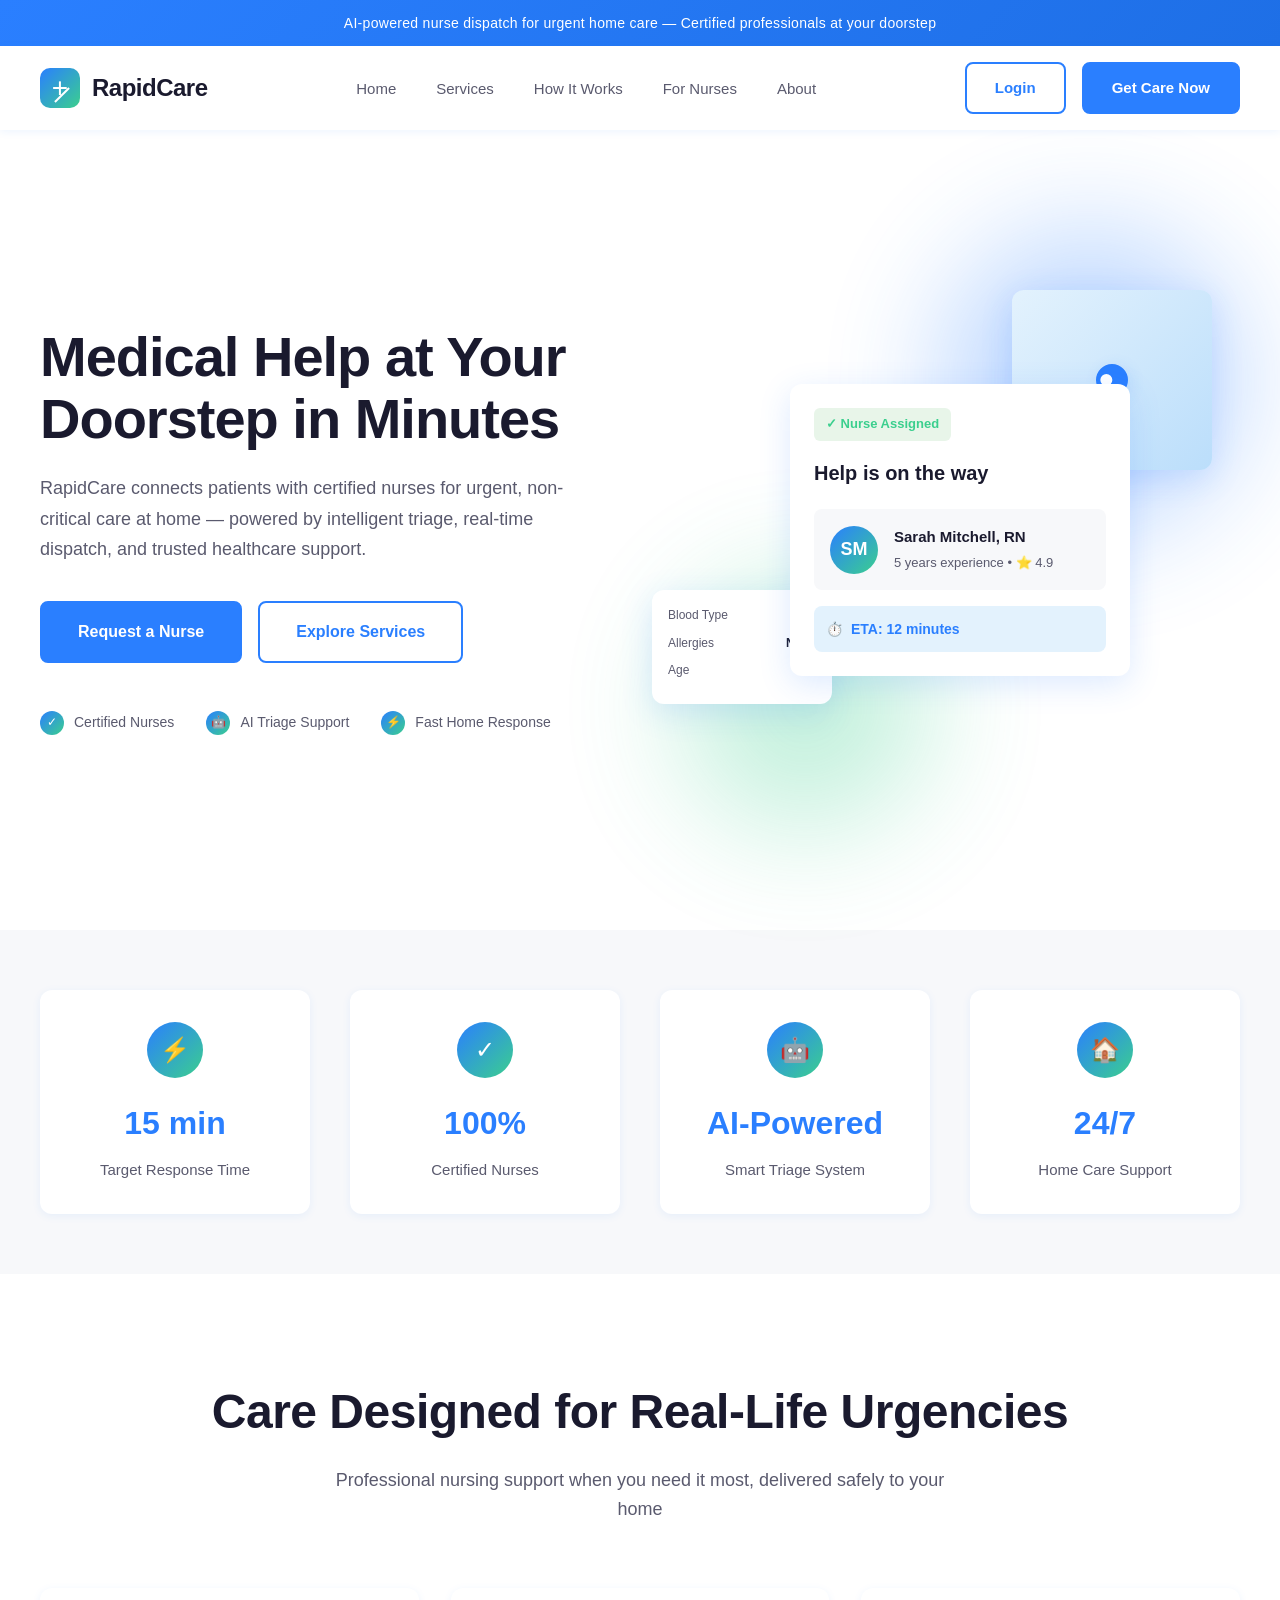
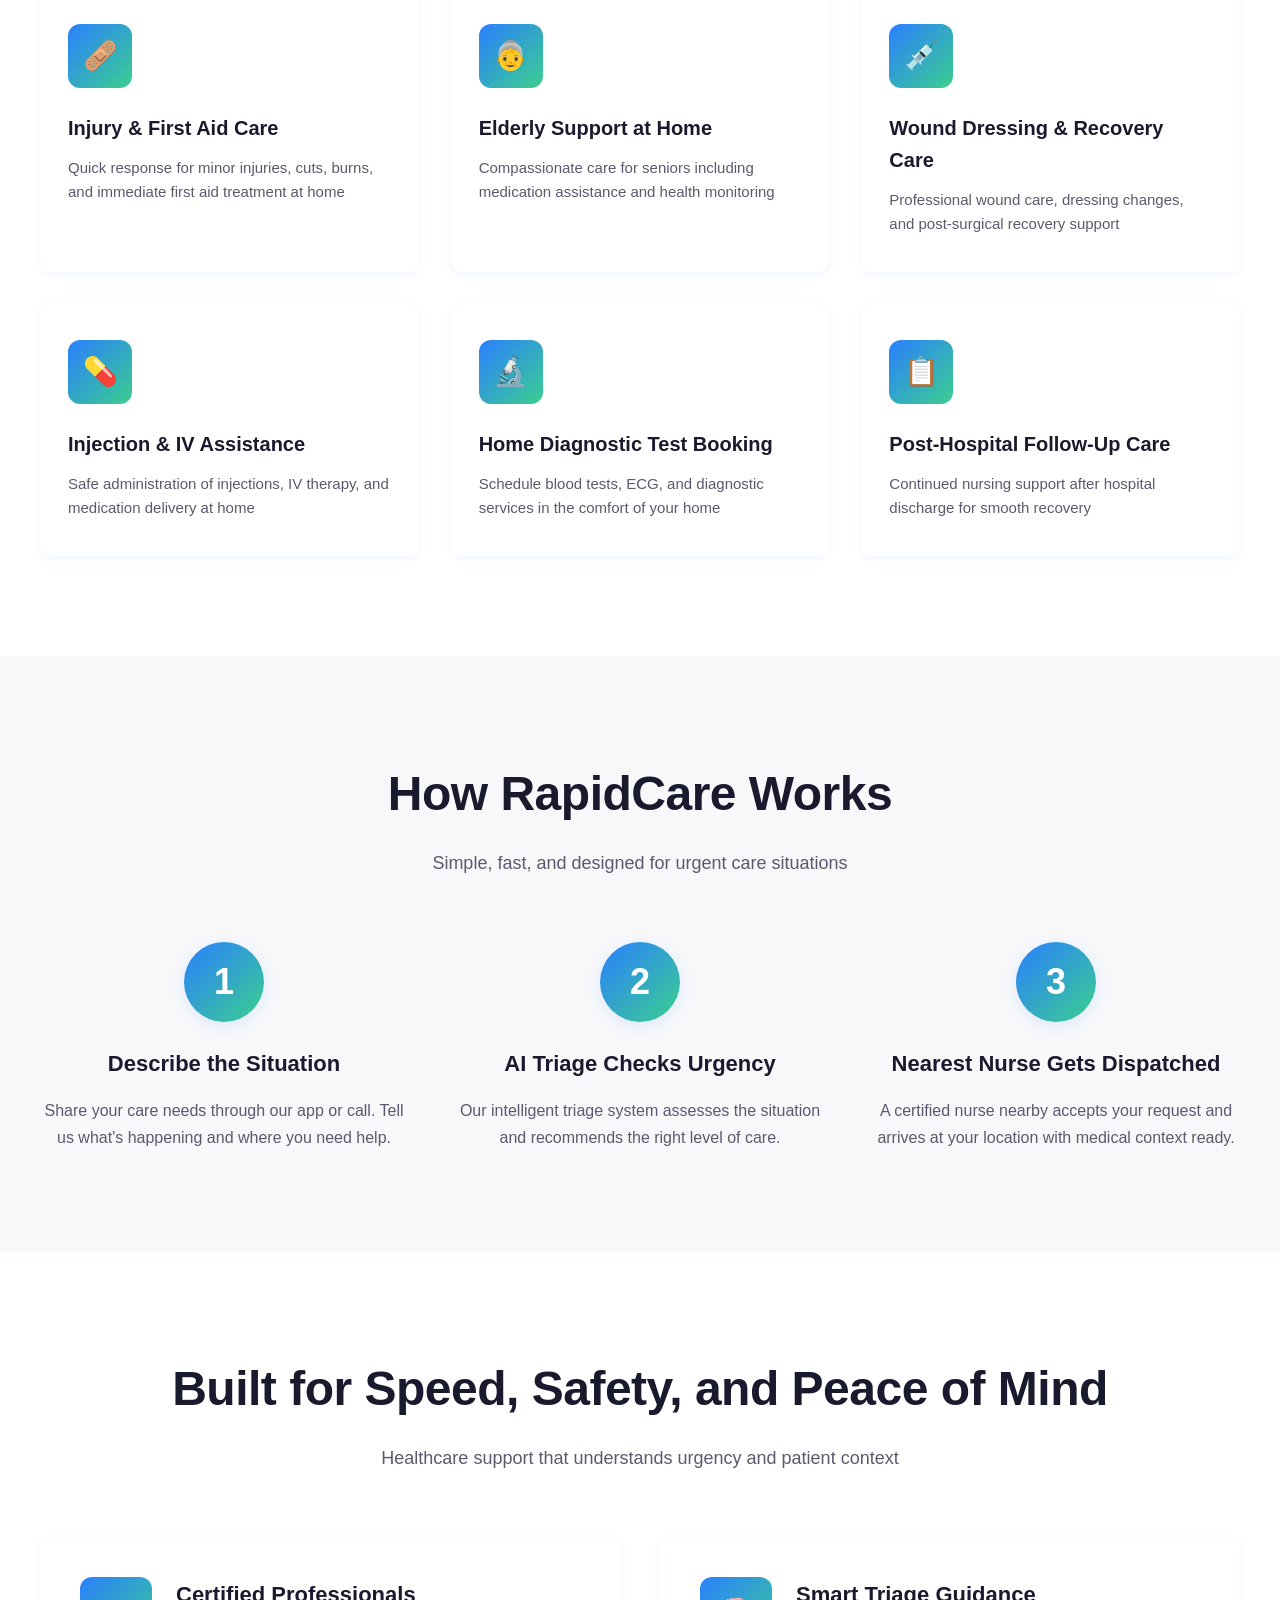
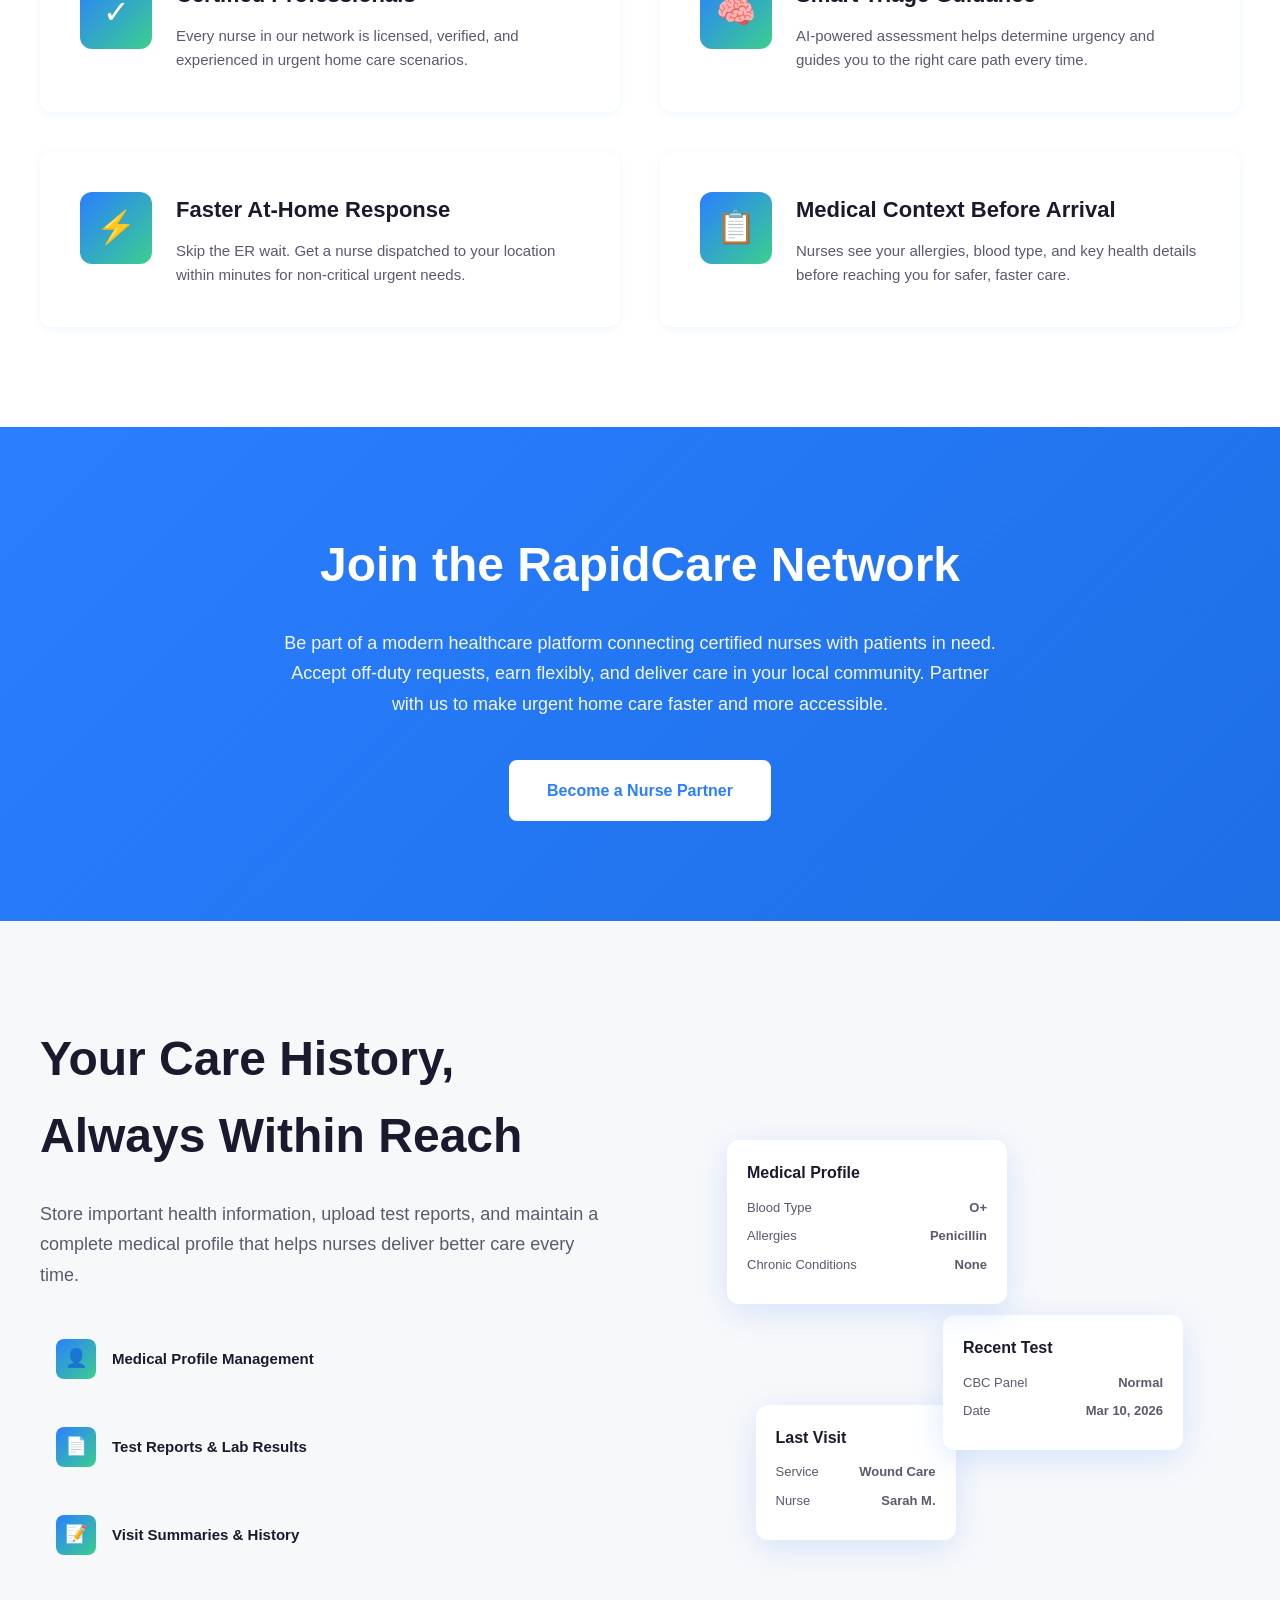
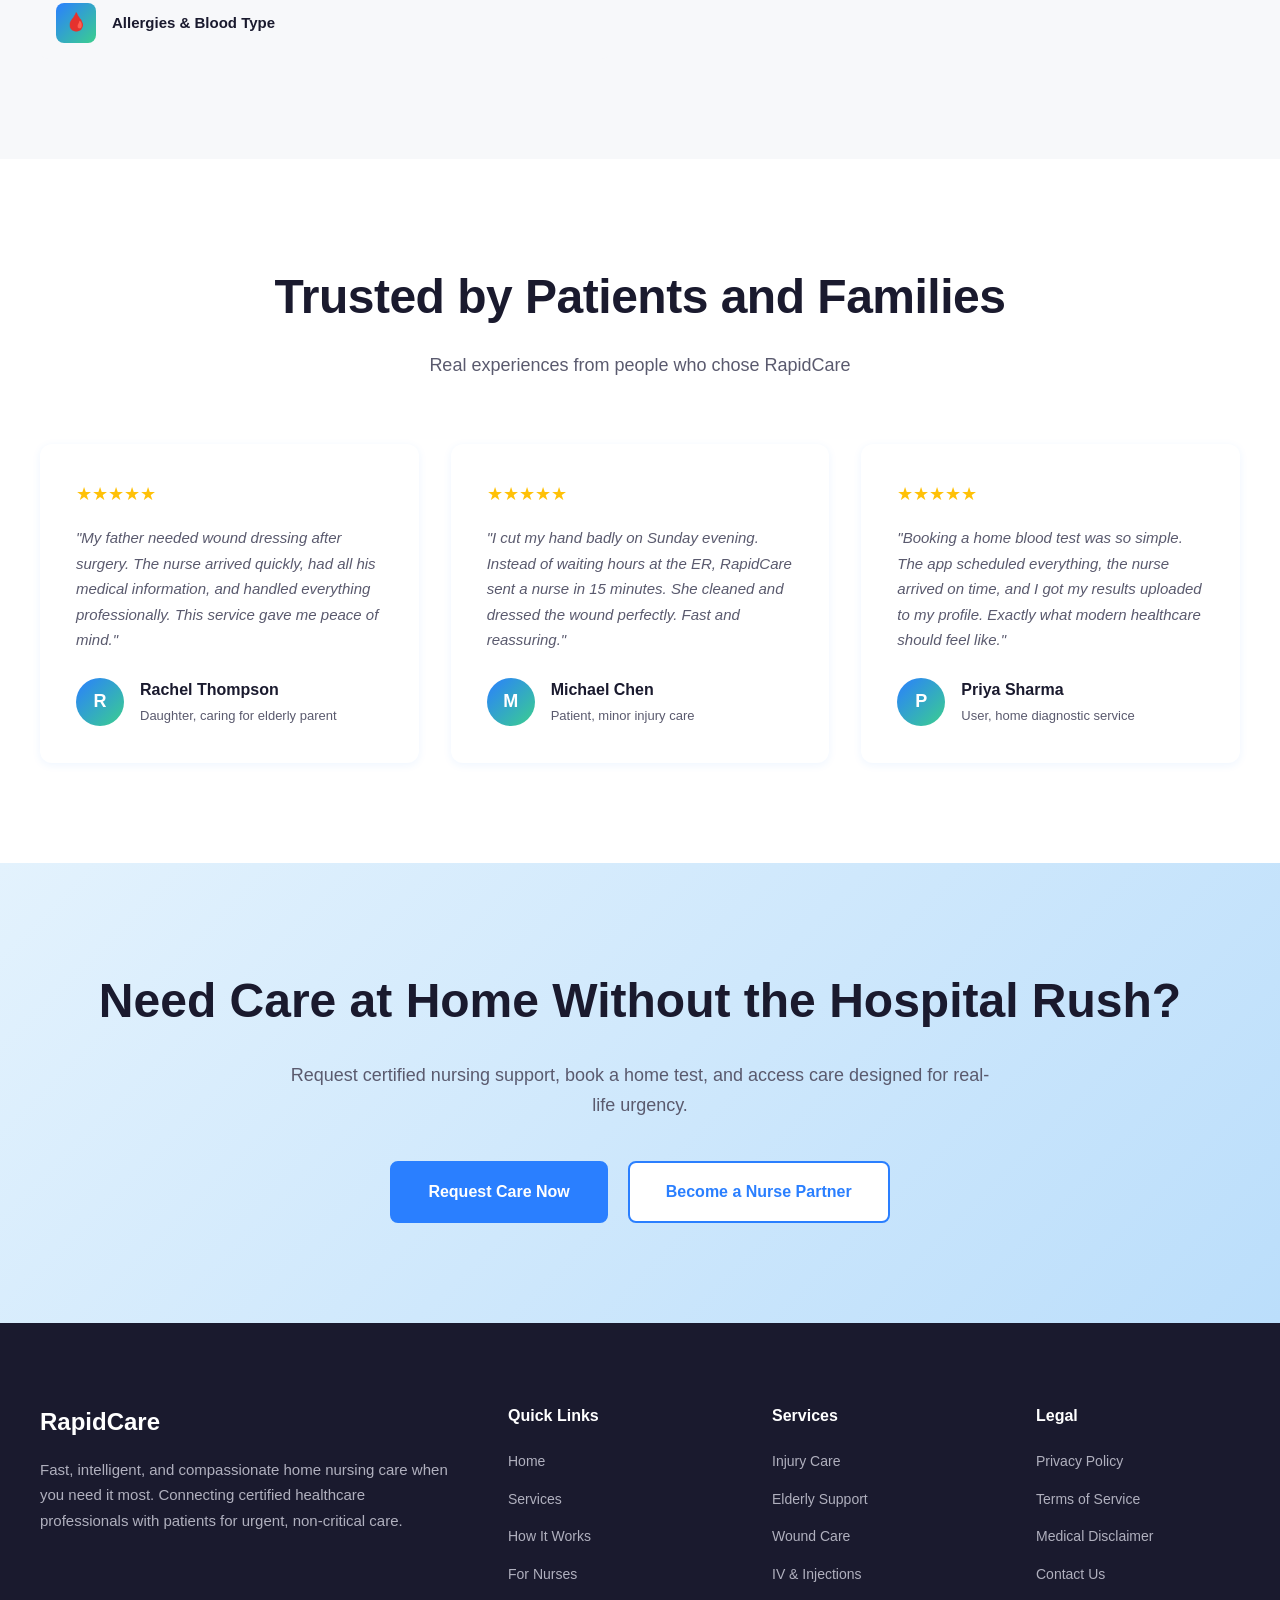
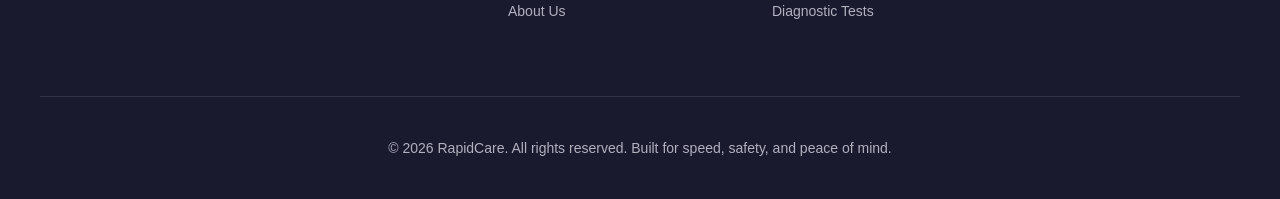
<file: index.html>
<!DOCTYPE html>
<html lang="en">
<head>
    <meta charset="UTF-8">
    <meta name="viewport" content="width=device-width, initial-scale=1.0">
    <title>RapidCare - Medical Help at Your Doorstep</title>
    <style>
        /* ===========================
           GLOBAL RESET & BASE STYLES
           =========================== */
        * {
            margin: 0;
            padding: 0;
            box-sizing: border-box;
        }

        :root {
            --primary-blue: #2A7FFF;
            --secondary-green: #3BCF8E;
            --dark-text: #1A1A2E;
            --gray-text: #5A5A6E;
            --light-gray: #F7F8FA;
            --white: #FFFFFF;
            --shadow-sm: 0 2px 8px rgba(42, 127, 255, 0.08);
            --shadow-md: 0 4px 16px rgba(42, 127, 255, 0.12);
            --shadow-lg: 0 8px 32px rgba(42, 127, 255, 0.16);
            --border-radius: 12px;
            --transition: all 0.3s ease;
        }

        body {
            font-family: -apple-system, BlinkMacSystemFont, 'Segoe UI', 'Roboto', 'Oxygen', 'Ubuntu', 'Cantarell', sans-serif;
            line-height: 1.6;
            color: var(--dark-text);
            background-color: var(--white);
            overflow-x: hidden;
        }

        /* ===========================
           ANNOUNCEMENT BAR
           =========================== */
        .announcement-bar {
            background: linear-gradient(135deg, var(--primary-blue), #1E6FE6);
            color: var(--white);
            text-align: center;
            padding: 12px 20px;
            font-size: 14px;
            font-weight: 500;
            letter-spacing: 0.3px;
        }

        /* ===========================
           HEADER / NAVBAR
           =========================== */
        .navbar {
            position: sticky;
            top: 0;
            background: rgba(255, 255, 255, 0.95);
            backdrop-filter: blur(10px);
            box-shadow: var(--shadow-sm);
            z-index: 1000;
            transition: var(--transition);
        }

        .navbar.scrolled {
            box-shadow: var(--shadow-md);
        }

        .nav-container {
            max-width: 1280px;
            margin: 0 auto;
            padding: 16px 40px;
            display: flex;
            align-items: center;
            justify-content: space-between;
        }

        .nav-brand {
            display: flex;
            align-items: center;
            gap: 12px;
            text-decoration: none;
            color: var(--dark-text);
        }

        .nav-logo {
            width: 40px;
            height: 40px;
            background: linear-gradient(135deg, var(--primary-blue), var(--secondary-green));
            border-radius: 10px;
            display: flex;
            align-items: center;
            justify-content: center;
            position: relative;
        }

        .nav-logo::before {
            content: '+';
            font-size: 28px;
            color: var(--white);
            font-weight: 300;
        }

        .nav-logo::after {
            content: '';
            position: absolute;
            width: 20px;
            height: 2px;
            background: var(--white);
            bottom: 12px;
            right: 8px;
            transform: rotate(-45deg);
        }

        .brand-name {
            font-size: 24px;
            font-weight: 700;
            letter-spacing: -0.5px;
        }

        .nav-links {
            display: flex;
            gap: 40px;
            list-style: none;
            align-items: center;
        }

        .nav-links a {
            text-decoration: none;
            color: var(--gray-text);
            font-weight: 500;
            font-size: 15px;
            transition: var(--transition);
            position: relative;
        }

        .nav-links a:hover {
            color: var(--primary-blue);
        }

        .nav-links a::after {
            content: '';
            position: absolute;
            bottom: -4px;
            left: 0;
            width: 0;
            height: 2px;
            background: var(--primary-blue);
            transition: var(--transition);
        }

        .nav-links a:hover::after {
            width: 100%;
        }

        .nav-actions {
            display: flex;
            gap: 16px;
            align-items: center;
        }

        .btn {
            padding: 12px 28px;
            border-radius: 8px;
            font-weight: 600;
            font-size: 15px;
            text-decoration: none;
            transition: var(--transition);
            cursor: pointer;
            border: none;
            display: inline-block;
        }

        .btn-outline {
            background: transparent;
            color: var(--primary-blue);
            border: 2px solid var(--primary-blue);
        }

        .btn-outline:hover {
            background: var(--primary-blue);
            color: var(--white);
            transform: translateY(-2px);
            box-shadow: var(--shadow-md);
        }

        .btn-primary {
            background: var(--primary-blue);
            color: var(--white);
            border: 2px solid var(--primary-blue);
        }

        .btn-primary:hover {
            background: #1E6FE6;
            border-color: #1E6FE6;
            transform: translateY(-2px);
            box-shadow: var(--shadow-md);
        }

        .mobile-menu-toggle {
            display: none;
            background: none;
            border: none;
            font-size: 28px;
            color: var(--dark-text);
            cursor: pointer;
        }

        /* ===========================
           HERO SECTION
           =========================== */
        .hero {
            max-width: 1280px;
            margin: 0 auto;
            padding: 100px 40px;
            display: grid;
            grid-template-columns: 1fr 1fr;
            gap: 80px;
            align-items: center;
        }

        .hero-content h1 {
            font-size: 56px;
            font-weight: 800;
            line-height: 1.1;
            margin-bottom: 24px;
            letter-spacing: -1px;
            color: var(--dark-text);
        }

        .hero-content p {
            font-size: 18px;
            line-height: 1.7;
            color: var(--gray-text);
            margin-bottom: 36px;
            max-width: 540px;
        }

        .hero-cta {
            display: flex;
            gap: 16px;
            margin-bottom: 48px;
        }

        .btn-large {
            padding: 16px 36px;
            font-size: 16px;
        }

        .btn-secondary {
            background: var(--white);
            color: var(--primary-blue);
            border: 2px solid var(--primary-blue);
        }

        .btn-secondary:hover {
            background: var(--light-gray);
            transform: translateY(-2px);
        }

        .trust-badges {
            display: flex;
            gap: 32px;
            flex-wrap: wrap;
        }

        .trust-badge {
            display: flex;
            align-items: center;
            gap: 10px;
            color: var(--gray-text);
            font-size: 14px;
            font-weight: 500;
        }

        .trust-badge-icon {
            width: 24px;
            height: 24px;
            background: linear-gradient(135deg, var(--primary-blue), var(--secondary-green));
            border-radius: 50%;
            display: flex;
            align-items: center;
            justify-content: center;
            color: var(--white);
            font-size: 12px;
        }

        .hero-visual {
            position: relative;
            height: 600px;
        }

        .dashboard-card {
            position: absolute;
            background: var(--white);
            border-radius: var(--border-radius);
            padding: 24px;
            box-shadow: var(--shadow-lg);
            animation: float 3s ease-in-out infinite;
        }

        @keyframes float {
            0%, 100% { transform: translateY(0px); }
            50% { transform: translateY(-20px); }
        }

        .card-main {
            width: 340px;
            top: 50%;
            left: 50%;
            transform: translate(-50%, -50%);
            z-index: 3;
        }

        .card-status {
            display: inline-block;
            background: #E8F5E9;
            color: var(--secondary-green);
            padding: 6px 12px;
            border-radius: 6px;
            font-size: 13px;
            font-weight: 600;
            margin-bottom: 16px;
        }

        .card-main h3 {
            font-size: 20px;
            margin-bottom: 20px;
            color: var(--dark-text);
        }

        .nurse-info {
            display: flex;
            align-items: center;
            gap: 16px;
            padding: 16px;
            background: var(--light-gray);
            border-radius: 8px;
            margin-bottom: 16px;
        }

        .nurse-avatar {
            width: 48px;
            height: 48px;
            background: linear-gradient(135deg, var(--primary-blue), var(--secondary-green));
            border-radius: 50%;
            display: flex;
            align-items: center;
            justify-content: center;
            color: var(--white);
            font-weight: 700;
            font-size: 18px;
        }

        .nurse-details h4 {
            font-size: 15px;
            font-weight: 600;
            margin-bottom: 4px;
        }

        .nurse-details p {
            font-size: 13px;
            color: var(--gray-text);
        }

        .eta-badge {
            display: flex;
            align-items: center;
            gap: 8px;
            padding: 12px;
            background: #E3F2FD;
            border-radius: 8px;
            color: var(--primary-blue);
            font-weight: 600;
            font-size: 14px;
        }

        .card-map {
            width: 200px;
            height: 180px;
            top: 10%;
            right: 5%;
            background: linear-gradient(135deg, #E3F2FD, #BBDEFB);
            z-index: 1;
            animation: float 4s ease-in-out infinite;
            animation-delay: 0.5s;
        }

        .map-pin {
            width: 32px;
            height: 32px;
            background: var(--primary-blue);
            border-radius: 50% 50% 50% 0;
            transform: rotate(-45deg);
            position: absolute;
            top: 50%;
            left: 50%;
            margin-left: -16px;
            margin-top: -16px;
            box-shadow: var(--shadow-md);
        }

        .map-pin::after {
            content: '';
            width: 12px;
            height: 12px;
            background: var(--white);
            border-radius: 50%;
            position: absolute;
            top: 6px;
            left: 6px;
        }

        .card-profile {
            width: 180px;
            padding: 16px;
            top: 60%;
            left: -5%;
            z-index: 2;
            animation: float 3.5s ease-in-out infinite;
            animation-delay: 1s;
        }

        .profile-item {
            font-size: 12px;
            color: var(--gray-text);
            margin-bottom: 8px;
            display: flex;
            justify-content: space-between;
        }

        .profile-item strong {
            color: var(--dark-text);
        }

        .gradient-blob {
            position: absolute;
            border-radius: 50%;
            filter: blur(60px);
            opacity: 0.3;
            z-index: 0;
        }

        .blob-1 {
            width: 300px;
            height: 300px;
            background: var(--primary-blue);
            top: 0;
            right: 0;
        }

        .blob-2 {
            width: 250px;
            height: 250px;
            background: var(--secondary-green);
            bottom: 0;
            left: 0;
        }

        /* ===========================
           TRUST STATS STRIP
           =========================== */
        .trust-stats {
            background: var(--light-gray);
            padding: 60px 40px;
        }

        .trust-container {
            max-width: 1280px;
            margin: 0 auto;
            display: grid;
            grid-template-columns: repeat(4, 1fr);
            gap: 40px;
        }

        .stat-card {
            text-align: center;
            padding: 32px 24px;
            background: var(--white);
            border-radius: var(--border-radius);
            box-shadow: var(--shadow-sm);
            transition: var(--transition);
        }

        .stat-card:hover {
            transform: translateY(-4px);
            box-shadow: var(--shadow-md);
        }

        .stat-icon {
            width: 56px;
            height: 56px;
            background: linear-gradient(135deg, var(--primary-blue), var(--secondary-green));
            border-radius: 50%;
            display: flex;
            align-items: center;
            justify-content: center;
            margin: 0 auto 20px;
            font-size: 24px;
            color: var(--white);
        }

        .stat-card h3 {
            font-size: 32px;
            font-weight: 700;
            color: var(--primary-blue);
            margin-bottom: 8px;
        }

        .stat-card p {
            font-size: 15px;
            color: var(--gray-text);
            font-weight: 500;
        }

        /* ===========================
           SECTION COMMON STYLES
           =========================== */
        .section {
            padding: 100px 40px;
        }

        .section-alt {
            background: var(--light-gray);
        }

        .section-container {
            max-width: 1280px;
            margin: 0 auto;
        }

        .section-header {
            text-align: center;
            margin-bottom: 64px;
        }

        .section-header h2 {
            font-size: 48px;
            font-weight: 800;
            margin-bottom: 16px;
            letter-spacing: -0.5px;
            color: var(--dark-text);
        }

        .section-header p {
            font-size: 18px;
            color: var(--gray-text);
            max-width: 640px;
            margin: 0 auto;
        }

        /* ===========================
           SERVICES SECTION
           =========================== */
        .services-grid {
            display: grid;
            grid-template-columns: repeat(3, 1fr);
            gap: 32px;
        }

        .service-card {
            background: var(--white);
            padding: 36px 28px;
            border-radius: var(--border-radius);
            box-shadow: var(--shadow-sm);
            transition: var(--transition);
            cursor: pointer;
        }

        .service-card:hover {
            transform: translateY(-6px);
            box-shadow: var(--shadow-lg);
        }

        .service-icon {
            width: 64px;
            height: 64px;
            background: linear-gradient(135deg, var(--primary-blue), var(--secondary-green));
            border-radius: 12px;
            display: flex;
            align-items: center;
            justify-content: center;
            margin-bottom: 24px;
            font-size: 28px;
            color: var(--white);
        }

        .service-card h3 {
            font-size: 20px;
            font-weight: 700;
            margin-bottom: 12px;
            color: var(--dark-text);
        }

        .service-card p {
            font-size: 15px;
            color: var(--gray-text);
            line-height: 1.6;
        }

        /* ===========================
           HOW IT WORKS SECTION
           =========================== */
        .steps-container {
            display: grid;
            grid-template-columns: repeat(3, 1fr);
            gap: 48px;
            position: relative;
        }

        .step-card {
            text-align: center;
            position: relative;
        }

        .step-number {
            width: 80px;
            height: 80px;
            background: linear-gradient(135deg, var(--primary-blue), var(--secondary-green));
            border-radius: 50%;
            display: flex;
            align-items: center;
            justify-content: center;
            margin: 0 auto 24px;
            font-size: 36px;
            font-weight: 700;
            color: var(--white);
            box-shadow: var(--shadow-md);
        }

        .step-card h3 {
            font-size: 22px;
            font-weight: 700;
            margin-bottom: 16px;
            color: var(--dark-text);
        }

        .step-card p {
            font-size: 16px;
            color: var(--gray-text);
            line-height: 1.7;
        }

        /* ===========================
           WHY CHOOSE US SECTION
           =========================== */
        .features-grid {
            display: grid;
            grid-template-columns: repeat(2, 1fr);
            gap: 40px;
        }

        .feature-card {
            background: var(--white);
            padding: 40px;
            border-radius: var(--border-radius);
            box-shadow: var(--shadow-sm);
            display: flex;
            gap: 24px;
            transition: var(--transition);
        }

        .feature-card:hover {
            box-shadow: var(--shadow-md);
            transform: translateX(6px);
        }

        .feature-icon {
            width: 72px;
            height: 72px;
            background: linear-gradient(135deg, var(--primary-blue), var(--secondary-green));
            border-radius: 12px;
            display: flex;
            align-items: center;
            justify-content: center;
            font-size: 32px;
            color: var(--white);
            flex-shrink: 0;
        }

        .feature-content h3 {
            font-size: 22px;
            font-weight: 700;
            margin-bottom: 12px;
            color: var(--dark-text);
        }

        .feature-content p {
            font-size: 15px;
            color: var(--gray-text);
            line-height: 1.6;
        }

        /* ===========================
           NURSE RECRUITMENT SECTION
           =========================== */
        .nurse-recruitment {
            background: linear-gradient(135deg, var(--primary-blue), #1E6FE6);
            color: var(--white);
            padding: 100px 40px;
            text-align: center;
        }

        .nurse-recruitment h2 {
            font-size: 48px;
            font-weight: 800;
            margin-bottom: 24px;
        }

        .nurse-recruitment p {
            font-size: 18px;
            max-width: 720px;
            margin: 0 auto 40px;
            opacity: 0.95;
            line-height: 1.7;
        }

        .btn-white {
            background: var(--white);
            color: var(--primary-blue);
            border: 2px solid var(--white);
        }

        .btn-white:hover {
            background: transparent;
            color: var(--white);
            border-color: var(--white);
        }

        /* ===========================
           MEDICAL RECORDS SECTION
           =========================== */
        .records-content {
            display: grid;
            grid-template-columns: 1fr 1fr;
            gap: 60px;
            align-items: center;
        }

        .records-text h2 {
            font-size: 48px;
            font-weight: 800;
            margin-bottom: 24px;
            color: var(--dark-text);
        }

        .records-text p {
            font-size: 18px;
            color: var(--gray-text);
            line-height: 1.7;
            margin-bottom: 32px;
        }

        .records-features {
            display: grid;
            gap: 16px;
        }

        .record-item {
            display: flex;
            align-items: center;
            gap: 16px;
            padding: 16px;
            background: var(--light-gray);
            border-radius: 8px;
        }

        .record-icon {
            width: 40px;
            height: 40px;
            background: linear-gradient(135deg, var(--primary-blue), var(--secondary-green));
            border-radius: 8px;
            display: flex;
            align-items: center;
            justify-content: center;
            color: var(--white);
            font-size: 18px;
        }

        .record-item span {
            font-size: 15px;
            font-weight: 600;
            color: var(--dark-text);
        }

        .records-visual {
            position: relative;
            height: 500px;
        }

        .record-card {
            position: absolute;
            background: var(--white);
            border-radius: var(--border-radius);
            padding: 20px;
            box-shadow: var(--shadow-lg);
        }

        .record-card-1 {
            width: 280px;
            top: 10%;
            left: 10%;
            z-index: 3;
        }

        .record-card-2 {
            width: 240px;
            top: 45%;
            right: 10%;
            z-index: 2;
        }

        .record-card-3 {
            width: 200px;
            bottom: 10%;
            left: 15%;
            z-index: 1;
        }

        .record-card h4 {
            font-size: 16px;
            font-weight: 700;
            margin-bottom: 12px;
            color: var(--dark-text);
        }

        .record-detail {
            font-size: 13px;
            color: var(--gray-text);
            margin-bottom: 8px;
            display: flex;
            justify-content: space-between;
        }

        /* ===========================
           TESTIMONIALS SECTION
           =========================== */
        .testimonials-grid {
            display: grid;
            grid-template-columns: repeat(3, 1fr);
            gap: 32px;
        }

        .testimonial-card {
            background: var(--white);
            padding: 36px;
            border-radius: var(--border-radius);
            box-shadow: var(--shadow-sm);
            transition: var(--transition);
        }

        .testimonial-card:hover {
            box-shadow: var(--shadow-md);
            transform: translateY(-4px);
        }

        .stars {
            color: #FFC107;
            font-size: 18px;
            margin-bottom: 16px;
        }

        .testimonial-text {
            font-size: 15px;
            line-height: 1.7;
            color: var(--gray-text);
            margin-bottom: 24px;
            font-style: italic;
        }

        .testimonial-author {
            display: flex;
            align-items: center;
            gap: 16px;
        }

        .author-avatar {
            width: 48px;
            height: 48px;
            background: linear-gradient(135deg, var(--primary-blue), var(--secondary-green));
            border-radius: 50%;
            display: flex;
            align-items: center;
            justify-content: center;
            color: var(--white);
            font-weight: 700;
            font-size: 18px;
        }

        .author-info h4 {
            font-size: 16px;
            font-weight: 700;
            margin-bottom: 4px;
            color: var(--dark-text);
        }

        .author-info p {
            font-size: 13px;
            color: var(--gray-text);
        }

        /* ===========================
           FINAL CTA SECTION
           =========================== */
        .final-cta {
            background: linear-gradient(135deg, #E3F2FD, #BBDEFB);
            padding: 100px 40px;
            text-align: center;
        }

        .final-cta h2 {
            font-size: 48px;
            font-weight: 800;
            margin-bottom: 20px;
            color: var(--dark-text);
        }

        .final-cta p {
            font-size: 18px;
            color: var(--gray-text);
            max-width: 720px;
            margin: 0 auto 40px;
            line-height: 1.7;
        }

        .final-cta-buttons {
            display: flex;
            gap: 20px;
            justify-content: center;
        }

        /* ===========================
           FOOTER
           =========================== */
        .footer {
            background: var(--dark-text);
            color: var(--light-gray);
            padding: 80px 40px 40px;
        }

        .footer-container {
            max-width: 1280px;
            margin: 0 auto;
        }

        .footer-content {
            display: grid;
            grid-template-columns: 2fr 1fr 1fr 1fr;
            gap: 60px;
            margin-bottom: 60px;
        }

        .footer-brand h3 {
            font-size: 24px;
            font-weight: 700;
            margin-bottom: 16px;
            color: var(--white);
        }

        .footer-brand p {
            font-size: 15px;
            line-height: 1.7;
            color: #B0B0BE;
            margin-bottom: 24px;
        }

        .footer-column h4 {
            font-size: 16px;
            font-weight: 700;
            margin-bottom: 20px;
            color: var(--white);
        }

        .footer-links {
            list-style: none;
        }

        .footer-links li {
            margin-bottom: 12px;
        }

        .footer-links a {
            color: #B0B0BE;
            text-decoration: none;
            font-size: 14px;
            transition: var(--transition);
        }

        .footer-links a:hover {
            color: var(--primary-blue);
        }

        .footer-bottom {
            text-align: center;
            padding-top: 40px;
            border-top: 1px solid rgba(255, 255, 255, 0.1);
            color: #B0B0BE;
            font-size: 14px;
        }

        /* ===========================
           ANIMATIONS
           =========================== */
        .fade-in {
            opacity: 0;
            transform: translateY(30px);
            transition: opacity 0.6s ease, transform 0.6s ease;
        }

        .fade-in.visible {
            opacity: 1;
            transform: translateY(0);
        }

        /* ===========================
           RESPONSIVE DESIGN
           =========================== */
        @media (max-width: 1024px) {
            .hero {
                grid-template-columns: 1fr;
                gap: 60px;
            }

            .hero-visual {
                height: 500px;
            }

            .services-grid {
                grid-template-columns: repeat(2, 1fr);
            }

            .features-grid {
                grid-template-columns: 1fr;
            }

            .trust-container {
                grid-template-columns: repeat(2, 1fr);
            }

            .footer-content {
                grid-template-columns: 1fr 1fr;
                gap: 40px;
            }
        }

        @media (max-width: 768px) {
            .nav-container {
                padding: 16px 20px;
            }

            .nav-links {
                display: none;
            }

            .mobile-menu-toggle {
                display: block;
            }

            .hero {
                padding: 60px 20px;
            }

            .hero-content h1 {
                font-size: 40px;
            }

            .hero-content p {
                font-size: 16px;
            }

            .hero-cta {
                flex-direction: column;
            }

            .hero-visual {
                height: 400px;
                display: none;
            }

            .section {
                padding: 60px 20px;
            }

            .section-header h2 {
                font-size: 36px;
            }

            .trust-container {
                grid-template-columns: 1fr;
            }

            .services-grid {
                grid-template-columns: 1fr;
            }

            .steps-container {
                grid-template-columns: 1fr;
                gap: 40px;
            }

            .testimonials-grid {
                grid-template-columns: 1fr;
            }

            .records-content {
                grid-template-columns: 1fr;
            }

            .records-visual {
                display: none;
            }

            .final-cta h2 {
                font-size: 36px;
            }

            .final-cta-buttons {
                flex-direction: column;
                align-items: center;
            }

            .footer-content {
                grid-template-columns: 1fr;
                gap: 40px;
            }
        }
    </style>
</head>
<body>
    <!-- ANNOUNCEMENT BAR -->
    <div class="announcement-bar">
        AI-powered nurse dispatch for urgent home care — Certified professionals at your doorstep
    </div>

    <!-- NAVBAR -->
    <nav class="navbar" id="navbar">
        <div class="nav-container">
            <a href="#" class="nav-brand">
                <div class="nav-logo"></div>
                <span class="brand-name">RapidCare</span>
            </a>

            <ul class="nav-links">
                <li><a href="#home">Home</a></li>
                <li><a href="#services">Services</a></li>
                <li><a href="#how-it-works">How It Works</a></li>
                <li><a href="#for-nurses">For Nurses</a></li>
                <li><a href="#about">About</a></li>
            </ul>

            <div class="nav-actions">
                <a href="patient-dashboard.html" class="btn btn-outline">Login</a>
                <a href="triage.html" class="btn btn-primary">Get Care Now</a>
            </div>

            <button class="mobile-menu-toggle">☰</button>
        </div>
    </nav>

    <!-- HERO SECTION -->
    <section class="hero" id="home">
        <div class="hero-content fade-in">
            <h1>Medical Help at Your Doorstep in Minutes</h1>
            <p>RapidCare connects patients with certified nurses for urgent, non-critical care at home — powered by intelligent triage, real-time dispatch, and trusted healthcare support.</p>

            <div class="hero-cta">
                <a href="triage.html" class="btn btn-primary btn-large">Request a Nurse</a>
                <a href="#services" class="btn btn-secondary btn-large">Explore Services</a>
            </div>

            <div class="trust-badges">
                <div class="trust-badge">
                    <div class="trust-badge-icon">✓</div>
                    <span>Certified Nurses</span>
                </div>
                <div class="trust-badge">
                    <div class="trust-badge-icon">🤖</div>
                    <span>AI Triage Support</span>
                </div>
                <div class="trust-badge">
                    <div class="trust-badge-icon">⚡</div>
                    <span>Fast Home Response</span>
                </div>
            </div>
        </div>

        <div class="hero-visual">
            <div class="gradient-blob blob-1"></div>
            <div class="gradient-blob blob-2"></div>

            <div class="dashboard-card card-main">
                <span class="card-status">✓ Nurse Assigned</span>
                <h3>Help is on the way</h3>

                <div class="nurse-info">
                    <div class="nurse-avatar">SM</div>
                    <div class="nurse-details">
                        <h4>Sarah Mitchell, RN</h4>
                        <p>5 years experience • ⭐ 4.9</p>
                    </div>
                </div>

                <div class="eta-badge">
                    <span>⏱️</span>
                    <span>ETA: 12 minutes</span>
                </div>
            </div>

            <div class="dashboard-card card-map">
                <div class="map-pin"></div>
            </div>

            <div class="dashboard-card card-profile">
                <div class="profile-item">
                    <span>Blood Type</span>
                    <strong>O+</strong>
                </div>
                <div class="profile-item">
                    <span>Allergies</span>
                    <strong>None</strong>
                </div>
                <div class="profile-item">
                    <span>Age</span>
                    <strong>42</strong>
                </div>
            </div>
        </div>
    </section>

    <!-- TRUST STATS STRIP -->
    <section class="trust-stats">
        <div class="trust-container">
            <div class="stat-card fade-in">
                <div class="stat-icon">⚡</div>
                <h3>15 min</h3>
                <p>Target Response Time</p>
            </div>
            <div class="stat-card fade-in">
                <div class="stat-icon">✓</div>
                <h3>100%</h3>
                <p>Certified Nurses</p>
            </div>
            <div class="stat-card fade-in">
                <div class="stat-icon">🤖</div>
                <h3>AI-Powered</h3>
                <p>Smart Triage System</p>
            </div>
            <div class="stat-card fade-in">
                <div class="stat-icon">🏠</div>
                <h3>24/7</h3>
                <p>Home Care Support</p>
            </div>
        </div>
    </section>

    <!-- SERVICES SECTION -->
    <section class="section" id="services">
        <div class="section-container">
            <div class="section-header fade-in">
                <h2>Care Designed for Real-Life Urgencies</h2>
                <p>Professional nursing support when you need it most, delivered safely to your home</p>
            </div>

            <div class="services-grid">
                <div class="service-card fade-in">
                    <div class="service-icon">🩹</div>
                    <h3>Injury & First Aid Care</h3>
                    <p>Quick response for minor injuries, cuts, burns, and immediate first aid treatment at home</p>
                </div>

                <div class="service-card fade-in">
                    <div class="service-icon">👵</div>
                    <h3>Elderly Support at Home</h3>
                    <p>Compassionate care for seniors including medication assistance and health monitoring</p>
                </div>

                <div class="service-card fade-in">
                    <div class="service-icon">💉</div>
                    <h3>Wound Dressing & Recovery Care</h3>
                    <p>Professional wound care, dressing changes, and post-surgical recovery support</p>
                </div>

                <div class="service-card fade-in">
                    <div class="service-icon">💊</div>
                    <h3>Injection & IV Assistance</h3>
                    <p>Safe administration of injections, IV therapy, and medication delivery at home</p>
                </div>

                <div class="service-card fade-in">
                    <div class="service-icon">🔬</div>
                    <h3>Home Diagnostic Test Booking</h3>
                    <p>Schedule blood tests, ECG, and diagnostic services in the comfort of your home</p>
                </div>

                <div class="service-card fade-in">
                    <div class="service-icon">📋</div>
                    <h3>Post-Hospital Follow-Up Care</h3>
                    <p>Continued nursing support after hospital discharge for smooth recovery</p>
                </div>
            </div>
        </div>
    </section>

    <!-- HOW IT WORKS SECTION -->
    <section class="section section-alt" id="how-it-works">
        <div class="section-container">
            <div class="section-header fade-in">
                <h2>How RapidCare Works</h2>
                <p>Simple, fast, and designed for urgent care situations</p>
            </div>

            <div class="steps-container">
                <div class="step-card fade-in">
                    <div class="step-number">1</div>
                    <h3>Describe the Situation</h3>
                    <p>Share your care needs through our app or call. Tell us what's happening and where you need help.</p>
                </div>

                <div class="step-card fade-in">
                    <div class="step-number">2</div>
                    <h3>AI Triage Checks Urgency</h3>
                    <p>Our intelligent triage system assesses the situation and recommends the right level of care.</p>
                </div>

                <div class="step-card fade-in">
                    <div class="step-number">3</div>
                    <h3>Nearest Nurse Gets Dispatched</h3>
                    <p>A certified nurse nearby accepts your request and arrives at your location with medical context ready.</p>
                </div>
            </div>
        </div>
    </section>

    <!-- WHY CHOOSE US SECTION -->
    <section class="section">
        <div class="section-container">
            <div class="section-header fade-in">
                <h2>Built for Speed, Safety, and Peace of Mind</h2>
                <p>Healthcare support that understands urgency and patient context</p>
            </div>

            <div class="features-grid">
                <div class="feature-card fade-in">
                    <div class="feature-icon">✓</div>
                    <div class="feature-content">
                        <h3>Certified Professionals</h3>
                        <p>Every nurse in our network is licensed, verified, and experienced in urgent home care scenarios.</p>
                    </div>
                </div>

                <div class="feature-card fade-in">
                    <div class="feature-icon">🧠</div>
                    <div class="feature-content">
                        <h3>Smart Triage Guidance</h3>
                        <p>AI-powered assessment helps determine urgency and guides you to the right care path every time.</p>
                    </div>
                </div>

                <div class="feature-card fade-in">
                    <div class="feature-icon">⚡</div>
                    <div class="feature-content">
                        <h3>Faster At-Home Response</h3>
                        <p>Skip the ER wait. Get a nurse dispatched to your location within minutes for non-critical urgent needs.</p>
                    </div>
                </div>

                <div class="feature-card fade-in">
                    <div class="feature-icon">📋</div>
                    <div class="feature-content">
                        <h3>Medical Context Before Arrival</h3>
                        <p>Nurses see your allergies, blood type, and key health details before reaching you for safer, faster care.</p>
                    </div>
                </div>
            </div>
        </div>
    </section>

    <!-- NURSE RECRUITMENT SECTION -->
    <section class="nurse-recruitment" id="for-nurses">
        <div class="section-container">
            <h2>Join the RapidCare Network</h2>
            <p>Be part of a modern healthcare platform connecting certified nurses with patients in need. Accept off-duty requests, earn flexibly, and deliver care in your local community. Partner with us to make urgent home care faster and more accessible.</p>
            <a href="nurse-dashboard.html" class="btn btn-white btn-large">Become a Nurse Partner</a>
        </div>
    </section>

    <!-- MEDICAL RECORDS SECTION -->
    <section class="section section-alt">
        <div class="section-container">
            <div class="records-content">
                <div class="records-text fade-in">
                    <h2>Your Care History, Always Within Reach</h2>
                    <p>Store important health information, upload test reports, and maintain a complete medical profile that helps nurses deliver better care every time.</p>

                    <div class="records-features">
                        <div class="record-item">
                            <div class="record-icon">👤</div>
                            <span>Medical Profile Management</span>
                        </div>
                        <div class="record-item">
                            <div class="record-icon">📄</div>
                            <span>Test Reports & Lab Results</span>
                        </div>
                        <div class="record-item">
                            <div class="record-icon">📝</div>
                            <span>Visit Summaries & History</span>
                        </div>
                        <div class="record-item">
                            <div class="record-icon">🩸</div>
                            <span>Allergies & Blood Type</span>
                        </div>
                    </div>
                </div>

                <div class="records-visual">
                    <div class="record-card record-card-1">
                        <h4>Medical Profile</h4>
                        <div class="record-detail">
                            <span>Blood Type</span>
                            <strong>O+</strong>
                        </div>
                        <div class="record-detail">
                            <span>Allergies</span>
                            <strong>Penicillin</strong>
                        </div>
                        <div class="record-detail">
                            <span>Chronic Conditions</span>
                            <strong>None</strong>
                        </div>
                    </div>

                    <div class="record-card record-card-2">
                        <h4>Recent Test</h4>
                        <div class="record-detail">
                            <span>CBC Panel</span>
                            <strong>Normal</strong>
                        </div>
                        <div class="record-detail">
                            <span>Date</span>
                            <strong>Mar 10, 2026</strong>
                        </div>
                    </div>

                    <div class="record-card record-card-3">
                        <h4>Last Visit</h4>
                        <div class="record-detail">
                            <span>Service</span>
                            <strong>Wound Care</strong>
                        </div>
                        <div class="record-detail">
                            <span>Nurse</span>
                            <strong>Sarah M.</strong>
                        </div>
                    </div>
                </div>
            </div>
        </div>
    </section>

    <!-- TESTIMONIALS SECTION -->
    <section class="section" id="about">
        <div class="section-container">
            <div class="section-header fade-in">
                <h2>Trusted by Patients and Families</h2>
                <p>Real experiences from people who chose RapidCare</p>
            </div>

            <div class="testimonials-grid">
                <div class="testimonial-card fade-in">
                    <div class="stars">★★★★★</div>
                    <p class="testimonial-text">"My father needed wound dressing after surgery. The nurse arrived quickly, had all his medical information, and handled everything professionally. This service gave me peace of mind."</p>
                    <div class="testimonial-author">
                        <div class="author-avatar">R</div>
                        <div class="author-info">
                            <h4>Rachel Thompson</h4>
                            <p>Daughter, caring for elderly parent</p>
                        </div>
                    </div>
                </div>

                <div class="testimonial-card fade-in">
                    <div class="stars">★★★★★</div>
                    <p class="testimonial-text">"I cut my hand badly on Sunday evening. Instead of waiting hours at the ER, RapidCare sent a nurse in 15 minutes. She cleaned and dressed the wound perfectly. Fast and reassuring."</p>
                    <div class="testimonial-author">
                        <div class="author-avatar">M</div>
                        <div class="author-info">
                            <h4>Michael Chen</h4>
                            <p>Patient, minor injury care</p>
                        </div>
                    </div>
                </div>

                <div class="testimonial-card fade-in">
                    <div class="stars">★★★★★</div>
                    <p class="testimonial-text">"Booking a home blood test was so simple. The app scheduled everything, the nurse arrived on time, and I got my results uploaded to my profile. Exactly what modern healthcare should feel like."</p>
                    <div class="testimonial-author">
                        <div class="author-avatar">P</div>
                        <div class="author-info">
                            <h4>Priya Sharma</h4>
                            <p>User, home diagnostic service</p>
                        </div>
                    </div>
                </div>
            </div>
        </div>
    </section>

    <!-- FINAL CTA SECTION -->
    <section class="final-cta">
        <div class="section-container">
            <h2>Need Care at Home Without the Hospital Rush?</h2>
            <p>Request certified nursing support, book a home test, and access care designed for real-life urgency.</p>
            <div class="final-cta-buttons">
                <a href="triage.html" class="btn btn-primary btn-large">Request Care Now</a>
                <a href="nurse-dashboard.html" class="btn btn-secondary btn-large">Become a Nurse Partner</a>
            </div>
        </div>
    </section>

    <!-- FOOTER -->
    <footer class="footer">
        <div class="footer-container">
            <div class="footer-content">
                <div class="footer-brand">
                    <h3>RapidCare</h3>
                    <p>Fast, intelligent, and compassionate home nursing care when you need it most. Connecting certified healthcare professionals with patients for urgent, non-critical care.</p>
                </div>

                <div class="footer-column">
                    <h4>Quick Links</h4>
                    <ul class="footer-links">
                        <li><a href="#home">Home</a></li>
                        <li><a href="#services">Services</a></li>
                        <li><a href="#how-it-works">How It Works</a></li>
                        <li><a href="#for-nurses">For Nurses</a></li>
                        <li><a href="#about">About Us</a></li>
                    </ul>
                </div>

                <div class="footer-column">
                    <h4>Services</h4>
                    <ul class="footer-links">
                        <li><a href="#services">Injury Care</a></li>
                        <li><a href="#services">Elderly Support</a></li>
                        <li><a href="#services">Wound Care</a></li>
                        <li><a href="#services">IV & Injections</a></li>
                        <li><a href="#services">Diagnostic Tests</a></li>
                    </ul>
                </div>

                <div class="footer-column">
                    <h4>Legal</h4>
                    <ul class="footer-links">
                        <li><a href="#">Privacy Policy</a></li>
                        <li><a href="#">Terms of Service</a></li>
                        <li><a href="#">Medical Disclaimer</a></li>
                        <li><a href="#">Contact Us</a></li>
                    </ul>
                </div>
            </div>

            <div class="footer-bottom">
                <p>&copy; 2026 RapidCare. All rights reserved. Built for speed, safety, and peace of mind.</p>
            </div>
        </div>
    </footer>

    <script>
        // Navbar scroll effect
        const navbar = document.getElementById('navbar');
        window.addEventListener('scroll', () => {
            if (window.scrollY > 50) {
                navbar.classList.add('scrolled');
            } else {
                navbar.classList.remove('scrolled');
            }
        });

        // Scroll reveal animation
        const observerOptions = {
            threshold: 0.1,
            rootMargin: '0px 0px -50px 0px'
        };

        const observer = new IntersectionObserver((entries) => {
            entries.forEach(entry => {
                if (entry.isIntersecting) {
                    entry.target.classList.add('visible');
                }
            });
        }, observerOptions);

        // Observe all fade-in elements
        document.querySelectorAll('.fade-in').forEach(el => {
            observer.observe(el);
        });

        // Smooth scroll for anchor links
        document.querySelectorAll('a[href^="#"]').forEach(anchor => {
            anchor.addEventListener('click', function (e) {
                const href = this.getAttribute('href');
                if (href !== '#') {
                    e.preventDefault();
                    const target = document.querySelector(href);
                    if (target) {
                        target.scrollIntoView({
                            behavior: 'smooth',
                            block: 'start'
                        });
                    }
                }
            });
        });

        // Mobile menu toggle (basic implementation)
        const mobileToggle = document.querySelector('.mobile-menu-toggle');
        const navLinks = document.querySelector('.nav-links');

        mobileToggle.addEventListener('click', () => {
            navLinks.style.display = navLinks.style.display === 'flex' ? 'none' : 'flex';
        });
    </script>
</body>
</html>
</file>
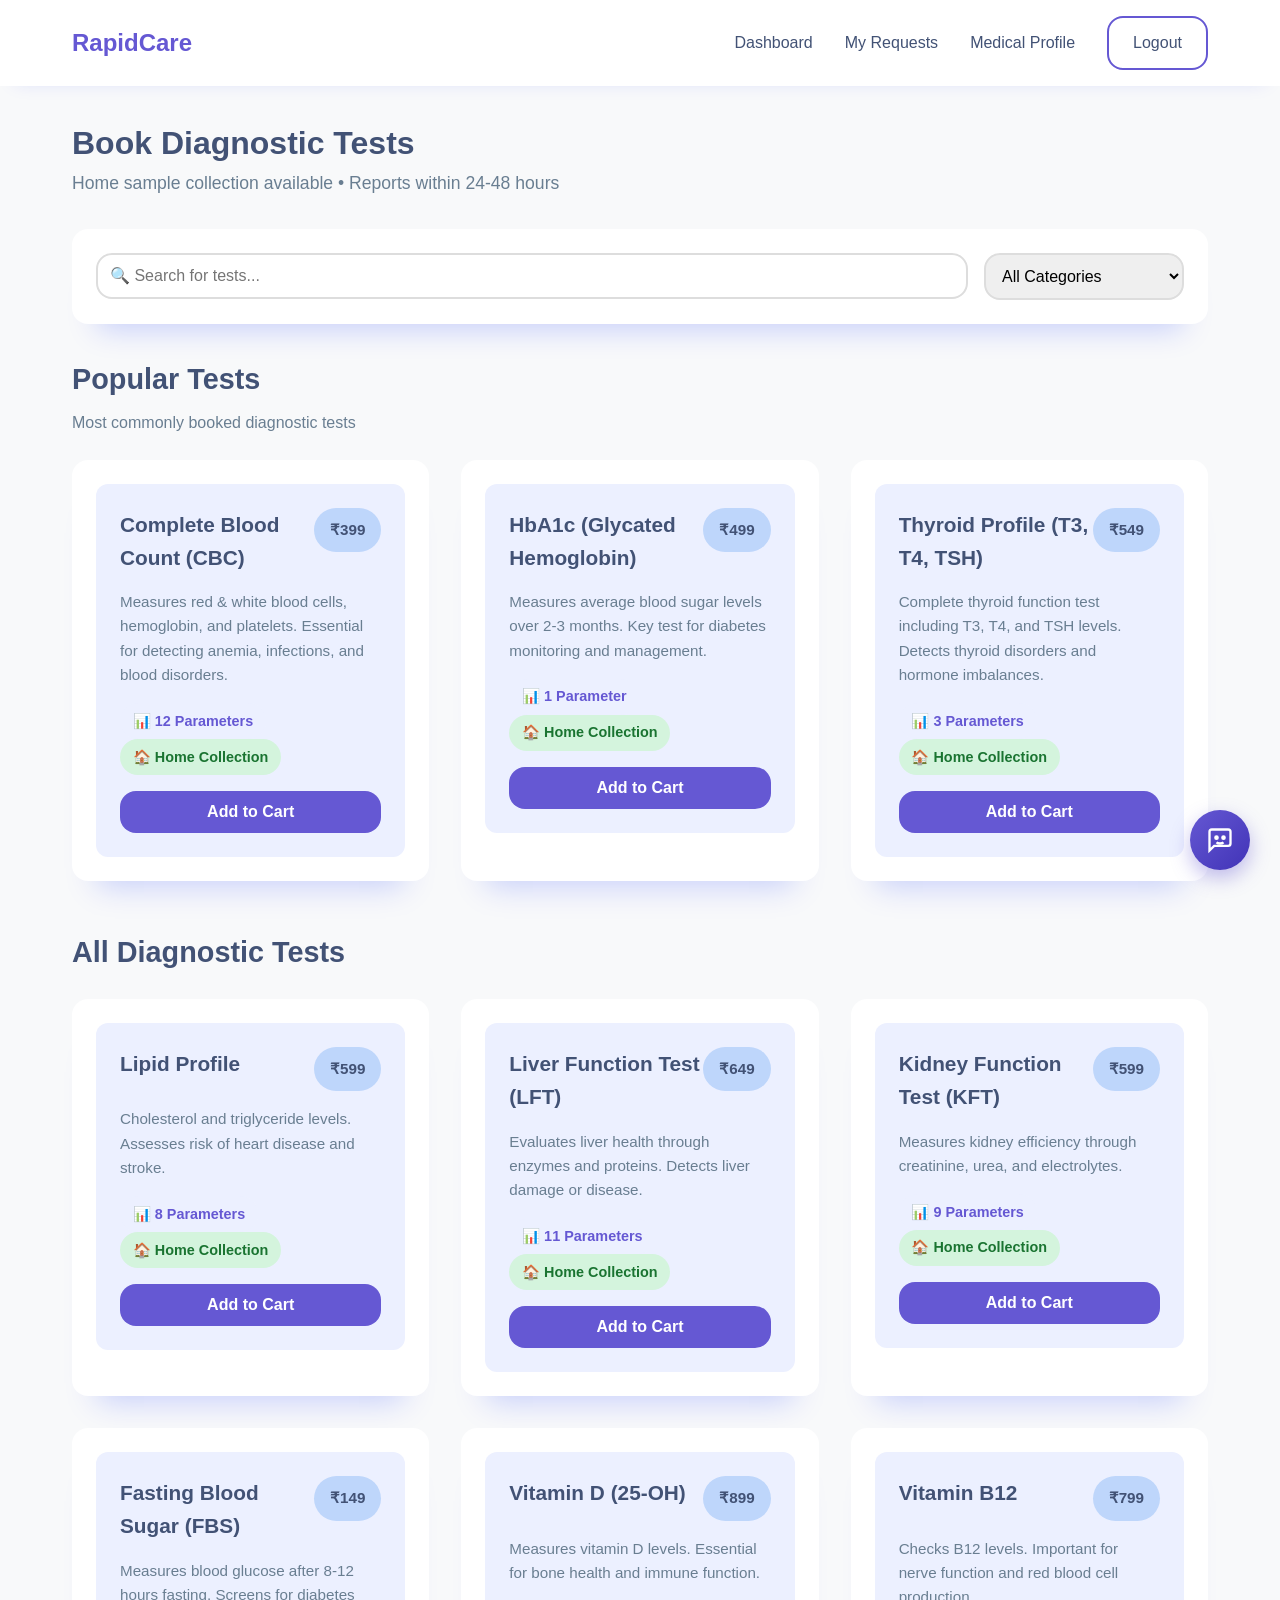
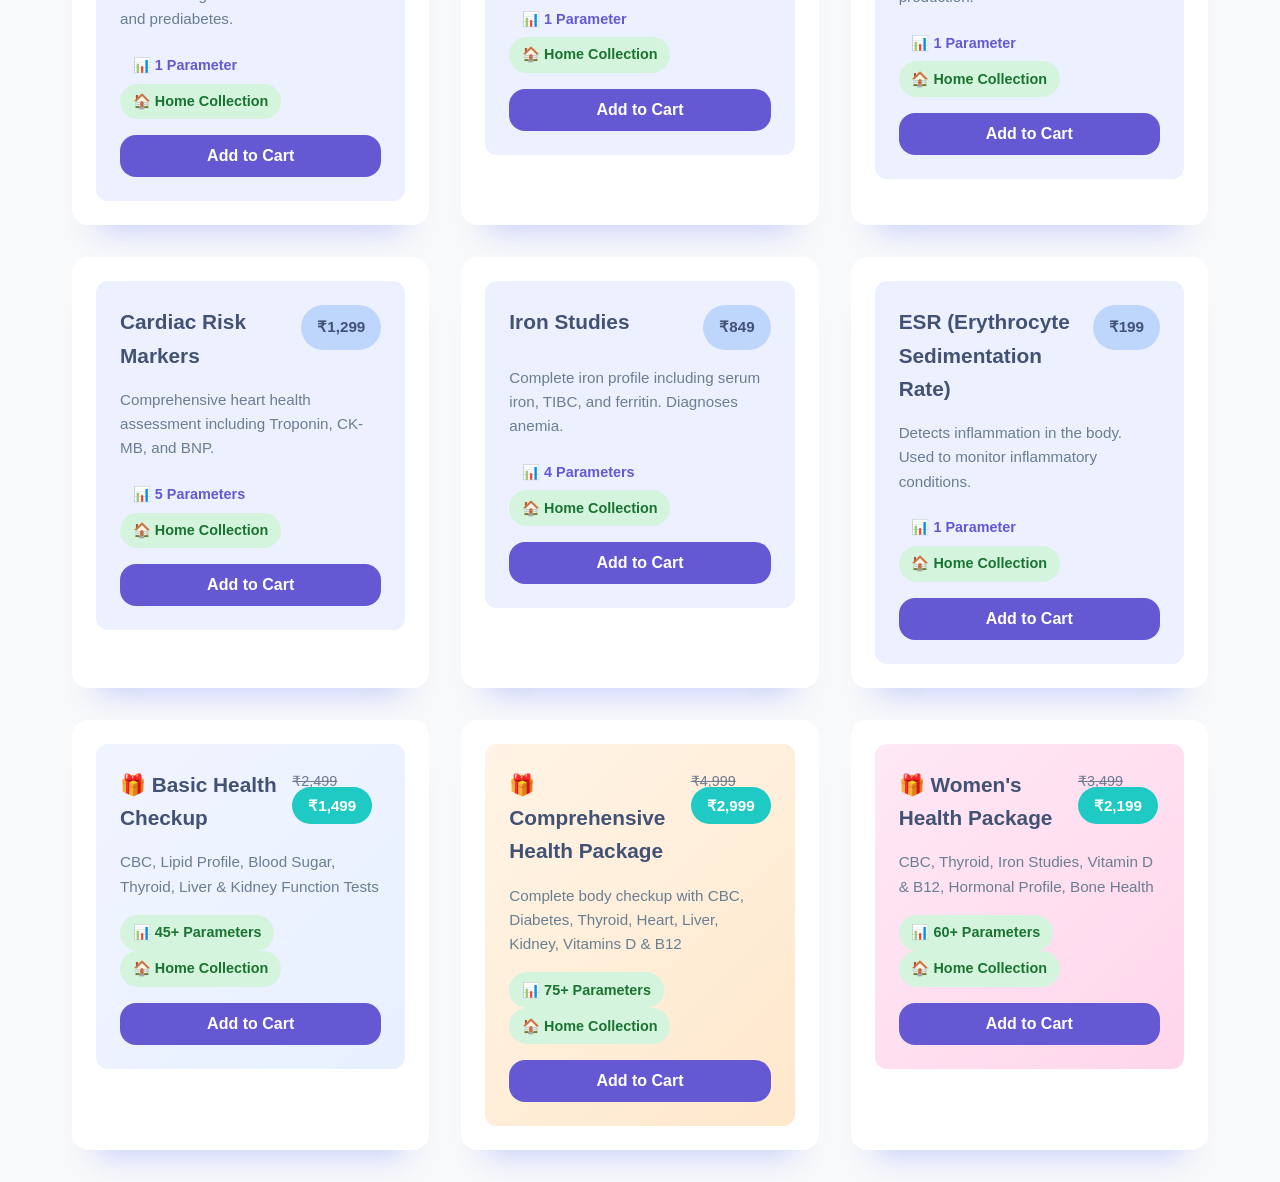
<file: book-test.html>
<!DOCTYPE html>
<html lang="en">
<head>
    <meta charset="UTF-8">
    <meta name="viewport" content="width=device-width, initial-scale=1.0">
    <title>Book Diagnostic Test - RapidCare</title>
    <link rel="stylesheet" href="styles.css">
</head>
<body>
    <!-- Navigation Bar -->
    <nav class="navbar">
        <div class="nav-container">
            <a href="index.html" class="logo">RapidCare</a>
            <ul class="nav-links">
                <li><a href="patient-dashboard.html">Dashboard</a></li>
                <li><a href="my-requests.html">My Requests</a></li>
                <li><a href="profile.html">Medical Profile</a></li>
                <li><a href="index.html" class="btn btn-outline">Logout</a></li>
            </ul>
        </div>
    </nav>

    <!-- Book Test Container -->
    <div class="dashboard-container">
        <div class="section-header" style="text-align: left; margin-bottom: 2rem;">
            <h1>Book Diagnostic Tests</h1>
            <p>Home sample collection available • Reports within 24-48 hours</p>
        </div>

        <!-- Search and Filter -->
        <div class="card" style="margin-bottom: 2rem;">
            <div style="display: flex; gap: 1rem; align-items: center; flex-wrap: wrap;">
                <input type="text" id="searchTests" class="form-control" placeholder="🔍 Search for tests..." style="flex: 1; min-width: 250px;" oninput="filterTests()">
                <select class="form-control" style="width: 200px;" onchange="filterByCategory(this.value)">
                    <option value="all">All Categories</option>
                    <option value="blood">Blood Tests</option>
                    <option value="diabetes">Diabetes & Metabolism</option>
                    <option value="thyroid">Thyroid</option>
                    <option value="liver">Liver & Kidney</option>
                    <option value="heart">Heart Health</option>
                    <option value="vitamin">Vitamins & Minerals</option>
                    <option value="women">Women's Health</option>
                    <option value="package">Health Packages</option>
                </select>
            </div>
        </div>

        <!-- Popular Tests -->
        <div class="section-header" style="text-align: left; margin-bottom: 1.5rem;">
            <h2 style="font-size: 1.8rem;">Popular Tests</h2>
            <p style="font-size: 1rem;">Most commonly booked diagnostic tests</p>
        </div>

        <div class="grid-3" style="margin-bottom: 3rem;">
            <div class="card test-card" data-category="blood" data-name="Complete Blood Count">
                <div class="inner">
                    <div style="display: flex; justify-content: space-between; align-items: start; margin-bottom: 1rem;">
                        <h3 style="color: var(--text-dark); margin: 0;">Complete Blood Count (CBC)</h3>
                        <span class="distance-badge">₹399</span>
                    </div>
                    <p style="color: var(--text-medium); margin-bottom: 1rem; font-size: 0.95rem;">
                        Measures red & white blood cells, hemoglobin, and platelets. Essential for detecting anemia, infections, and blood disorders.
                    </p>
                    <div style="margin-bottom: 1rem;">
                        <span class="badge badge-info" style="margin-right: 0.5rem;">📊 12 Parameters</span>
                        <span class="badge badge-success">🏠 Home Collection</span>
                    </div>
                    <button class="btn btn-primary" style="width: 100%;" onclick="addToCart('CBC', 399)">Add to Cart</button>
                </div>
            </div>

            <div class="card test-card" data-category="diabetes" data-name="HbA1c Glycated Hemoglobin">
                <div class="inner">
                    <div style="display: flex; justify-content: space-between; align-items: start; margin-bottom: 1rem;">
                        <h3 style="color: var(--text-dark); margin: 0;">HbA1c (Glycated Hemoglobin)</h3>
                        <span class="distance-badge">₹499</span>
                    </div>
                    <p style="color: var(--text-medium); margin-bottom: 1rem; font-size: 0.95rem;">
                        Measures average blood sugar levels over 2-3 months. Key test for diabetes monitoring and management.
                    </p>
                    <div style="margin-bottom: 1rem;">
                        <span class="badge badge-info" style="margin-right: 0.5rem;">📊 1 Parameter</span>
                        <span class="badge badge-success">🏠 Home Collection</span>
                    </div>
                    <button class="btn btn-primary" style="width: 100%;" onclick="addToCart('HbA1c', 499)">Add to Cart</button>
                </div>
            </div>

            <div class="card test-card" data-category="thyroid" data-name="Thyroid Profile">
                <div class="inner">
                    <div style="display: flex; justify-content: space-between; align-items: start; margin-bottom: 1rem;">
                        <h3 style="color: var(--text-dark); margin: 0;">Thyroid Profile (T3, T4, TSH)</h3>
                        <span class="distance-badge">₹549</span>
                    </div>
                    <p style="color: var(--text-medium); margin-bottom: 1rem; font-size: 0.95rem;">
                        Complete thyroid function test including T3, T4, and TSH levels. Detects thyroid disorders and hormone imbalances.
                    </p>
                    <div style="margin-bottom: 1rem;">
                        <span class="badge badge-info" style="margin-right: 0.5rem;">📊 3 Parameters</span>
                        <span class="badge badge-success">🏠 Home Collection</span>
                    </div>
                    <button class="btn btn-primary" style="width: 100%;" onclick="addToCart('Thyroid Profile', 549)">Add to Cart</button>
                </div>
            </div>
        </div>

        <!-- All Tests by Category -->
        <div class="section-header" style="text-align: left; margin-bottom: 1.5rem;">
            <h2 style="font-size: 1.8rem;">All Diagnostic Tests</h2>
        </div>

        <div id="allTestsContainer" class="grid-3">
            <!-- Blood Tests -->
            <div class="card test-card" data-category="blood" data-name="Lipid Profile">
                <div class="inner">
                    <div style="display: flex; justify-content: space-between; align-items: start; margin-bottom: 1rem;">
                        <h3 style="color: var(--text-dark); margin: 0;">Lipid Profile</h3>
                        <span class="distance-badge">₹599</span>
                    </div>
                    <p style="color: var(--text-medium); margin-bottom: 1rem; font-size: 0.95rem;">
                        Cholesterol and triglyceride levels. Assesses risk of heart disease and stroke.
                    </p>
                    <div style="margin-bottom: 1rem;">
                        <span class="badge badge-info" style="margin-right: 0.5rem;">📊 8 Parameters</span>
                        <span class="badge badge-success">🏠 Home Collection</span>
                    </div>
                    <button class="btn btn-primary" style="width: 100%;" onclick="addToCart('Lipid Profile', 599)">Add to Cart</button>
                </div>
            </div>

            <div class="card test-card" data-category="liver" data-name="Liver Function Test">
                <div class="inner">
                    <div style="display: flex; justify-content: space-between; align-items: start; margin-bottom: 1rem;">
                        <h3 style="color: var(--text-dark); margin: 0;">Liver Function Test (LFT)</h3>
                        <span class="distance-badge">₹649</span>
                    </div>
                    <p style="color: var(--text-medium); margin-bottom: 1rem; font-size: 0.95rem;">
                        Evaluates liver health through enzymes and proteins. Detects liver damage or disease.
                    </p>
                    <div style="margin-bottom: 1rem;">
                        <span class="badge badge-info" style="margin-right: 0.5rem;">📊 11 Parameters</span>
                        <span class="badge badge-success">🏠 Home Collection</span>
                    </div>
                    <button class="btn btn-primary" style="width: 100%;" onclick="addToCart('LFT', 649)">Add to Cart</button>
                </div>
            </div>

            <div class="card test-card" data-category="liver" data-name="Kidney Function Test">
                <div class="inner">
                    <div style="display: flex; justify-content: space-between; align-items: start; margin-bottom: 1rem;">
                        <h3 style="color: var(--text-dark); margin: 0;">Kidney Function Test (KFT)</h3>
                        <span class="distance-badge">₹599</span>
                    </div>
                    <p style="color: var(--text-medium); margin-bottom: 1rem; font-size: 0.95rem;">
                        Measures kidney efficiency through creatinine, urea, and electrolytes.
                    </p>
                    <div style="margin-bottom: 1rem;">
                        <span class="badge badge-info" style="margin-right: 0.5rem;">📊 9 Parameters</span>
                        <span class="badge badge-success">🏠 Home Collection</span>
                    </div>
                    <button class="btn btn-primary" style="width: 100%;" onclick="addToCart('KFT', 599)">Add to Cart</button>
                </div>
            </div>

            <div class="card test-card" data-category="diabetes" data-name="Fasting Blood Sugar">
                <div class="inner">
                    <div style="display: flex; justify-content: space-between; align-items: start; margin-bottom: 1rem;">
                        <h3 style="color: var(--text-dark); margin: 0;">Fasting Blood Sugar (FBS)</h3>
                        <span class="distance-badge">₹149</span>
                    </div>
                    <p style="color: var(--text-medium); margin-bottom: 1rem; font-size: 0.95rem;">
                        Measures blood glucose after 8-12 hours fasting. Screens for diabetes and prediabetes.
                    </p>
                    <div style="margin-bottom: 1rem;">
                        <span class="badge badge-info" style="margin-right: 0.5rem;">📊 1 Parameter</span>
                        <span class="badge badge-success">🏠 Home Collection</span>
                    </div>
                    <button class="btn btn-primary" style="width: 100%;" onclick="addToCart('FBS', 149)">Add to Cart</button>
                </div>
            </div>

            <div class="card test-card" data-category="vitamin" data-name="Vitamin D">
                <div class="inner">
                    <div style="display: flex; justify-content: space-between; align-items: start; margin-bottom: 1rem;">
                        <h3 style="color: var(--text-dark); margin: 0;">Vitamin D (25-OH)</h3>
                        <span class="distance-badge">₹899</span>
                    </div>
                    <p style="color: var(--text-medium); margin-bottom: 1rem; font-size: 0.95rem;">
                        Measures vitamin D levels. Essential for bone health and immune function.
                    </p>
                    <div style="margin-bottom: 1rem;">
                        <span class="badge badge-info" style="margin-right: 0.5rem;">📊 1 Parameter</span>
                        <span class="badge badge-success">🏠 Home Collection</span>
                    </div>
                    <button class="btn btn-primary" style="width: 100%;" onclick="addToCart('Vitamin D', 899)">Add to Cart</button>
                </div>
            </div>

            <div class="card test-card" data-category="vitamin" data-name="Vitamin B12">
                <div class="inner">
                    <div style="display: flex; justify-content: space-between; align-items: start; margin-bottom: 1rem;">
                        <h3 style="color: var(--text-dark); margin: 0;">Vitamin B12</h3>
                        <span class="distance-badge">₹799</span>
                    </div>
                    <p style="color: var(--text-medium); margin-bottom: 1rem; font-size: 0.95rem;">
                        Checks B12 levels. Important for nerve function and red blood cell production.
                    </p>
                    <div style="margin-bottom: 1rem;">
                        <span class="badge badge-info" style="margin-right: 0.5rem;">📊 1 Parameter</span>
                        <span class="badge badge-success">🏠 Home Collection</span>
                    </div>
                    <button class="btn btn-primary" style="width: 100%;" onclick="addToCart('Vitamin B12', 799)">Add to Cart</button>
                </div>
            </div>

            <div class="card test-card" data-category="heart" data-name="Cardiac Risk Markers">
                <div class="inner">
                    <div style="display: flex; justify-content: space-between; align-items: start; margin-bottom: 1rem;">
                        <h3 style="color: var(--text-dark); margin: 0;">Cardiac Risk Markers</h3>
                        <span class="distance-badge">₹1,299</span>
                    </div>
                    <p style="color: var(--text-medium); margin-bottom: 1rem; font-size: 0.95rem;">
                        Comprehensive heart health assessment including Troponin, CK-MB, and BNP.
                    </p>
                    <div style="margin-bottom: 1rem;">
                        <span class="badge badge-info" style="margin-right: 0.5rem;">📊 5 Parameters</span>
                        <span class="badge badge-success">🏠 Home Collection</span>
                    </div>
                    <button class="btn btn-primary" style="width: 100%;" onclick="addToCart('Cardiac Risk Markers', 1299)">Add to Cart</button>
                </div>
            </div>

            <div class="card test-card" data-category="women" data-name="Iron Studies">
                <div class="inner">
                    <div style="display: flex; justify-content: space-between; align-items: start; margin-bottom: 1rem;">
                        <h3 style="color: var(--text-dark); margin: 0;">Iron Studies</h3>
                        <span class="distance-badge">₹849</span>
                    </div>
                    <p style="color: var(--text-medium); margin-bottom: 1rem; font-size: 0.95rem;">
                        Complete iron profile including serum iron, TIBC, and ferritin. Diagnoses anemia.
                    </p>
                    <div style="margin-bottom: 1rem;">
                        <span class="badge badge-info" style="margin-right: 0.5rem;">📊 4 Parameters</span>
                        <span class="badge badge-success">🏠 Home Collection</span>
                    </div>
                    <button class="btn btn-primary" style="width: 100%;" onclick="addToCart('Iron Studies', 849)">Add to Cart</button>
                </div>
            </div>

            <div class="card test-card" data-category="blood" data-name="ESR">
                <div class="inner">
                    <div style="display: flex; justify-content: space-between; align-items: start; margin-bottom: 1rem;">
                        <h3 style="color: var(--text-dark); margin: 0;">ESR (Erythrocyte Sedimentation Rate)</h3>
                        <span class="distance-badge">₹199</span>
                    </div>
                    <p style="color: var(--text-medium); margin-bottom: 1rem; font-size: 0.95rem;">
                        Detects inflammation in the body. Used to monitor inflammatory conditions.
                    </p>
                    <div style="margin-bottom: 1rem;">
                        <span class="badge badge-info" style="margin-right: 0.5rem;">📊 1 Parameter</span>
                        <span class="badge badge-success">🏠 Home Collection</span>
                    </div>
                    <button class="btn btn-primary" style="width: 100%;" onclick="addToCart('ESR', 199)">Add to Cart</button>
                </div>
            </div>

            <!-- Health Packages -->
            <div class="card test-card" data-category="package" data-name="Basic Health Checkup">
                <div class="inner" style="background: linear-gradient(135deg, #f0f4ff 0%, #e8f0ff 100%);">
                    <div style="display: flex; justify-content: space-between; align-items: start; margin-bottom: 1rem;">
                        <h3 style="color: var(--text-dark); margin: 0;">🎁 Basic Health Checkup</h3>
                        <div>
                            <span style="text-decoration: line-through; color: var(--text-light); font-size: 0.9rem;">₹2,499</span>
                            <span class="distance-badge" style="background: var(--secondary-color); color: white;">₹1,499</span>
                        </div>
                    </div>
                    <p style="color: var(--text-medium); margin-bottom: 1rem; font-size: 0.95rem;">
                        CBC, Lipid Profile, Blood Sugar, Thyroid, Liver & Kidney Function Tests
                    </p>
                    <div style="margin-bottom: 1rem;">
                        <span class="badge" style="background: #d4f4dd; color: #1a7431; margin-right: 0.5rem;">📊 45+ Parameters</span>
                        <span class="badge badge-success">🏠 Home Collection</span>
                    </div>
                    <button class="btn btn-primary" style="width: 100%;" onclick="addToCart('Basic Health Checkup', 1499)">Add to Cart</button>
                </div>
            </div>

            <div class="card test-card" data-category="package" data-name="Comprehensive Health Package">
                <div class="inner" style="background: linear-gradient(135deg, #fff4e6 0%, #ffe8cc 100%);">
                    <div style="display: flex; justify-content: space-between; align-items: start; margin-bottom: 1rem;">
                        <h3 style="color: var(--text-dark); margin: 0;">🎁 Comprehensive Health Package</h3>
                        <div>
                            <span style="text-decoration: line-through; color: var(--text-light); font-size: 0.9rem;">₹4,999</span>
                            <span class="distance-badge" style="background: var(--secondary-color); color: white;">₹2,999</span>
                        </div>
                    </div>
                    <p style="color: var(--text-medium); margin-bottom: 1rem; font-size: 0.95rem;">
                        Complete body checkup with CBC, Diabetes, Thyroid, Heart, Liver, Kidney, Vitamins D & B12
                    </p>
                    <div style="margin-bottom: 1rem;">
                        <span class="badge" style="background: #d4f4dd; color: #1a7431; margin-right: 0.5rem;">📊 75+ Parameters</span>
                        <span class="badge badge-success">🏠 Home Collection</span>
                    </div>
                    <button class="btn btn-primary" style="width: 100%;" onclick="addToCart('Comprehensive Health Package', 2999)">Add to Cart</button>
                </div>
            </div>

            <div class="card test-card" data-category="package" data-name="Women's Health Package">
                <div class="inner" style="background: linear-gradient(135deg, #ffe8f5 0%, #ffd6eb 100%);">
                    <div style="display: flex; justify-content: space-between; align-items: start; margin-bottom: 1rem;">
                        <h3 style="color: var(--text-dark); margin: 0;">🎁 Women's Health Package</h3>
                        <div>
                            <span style="text-decoration: line-through; color: var(--text-light); font-size: 0.9rem;">₹3,499</span>
                            <span class="distance-badge" style="background: var(--secondary-color); color: white;">₹2,199</span>
                        </div>
                    </div>
                    <p style="color: var(--text-medium); margin-bottom: 1rem; font-size: 0.95rem;">
                        CBC, Thyroid, Iron Studies, Vitamin D & B12, Hormonal Profile, Bone Health
                    </p>
                    <div style="margin-bottom: 1rem;">
                        <span class="badge" style="background: #d4f4dd; color: #1a7431; margin-right: 0.5rem;">📊 60+ Parameters</span>
                        <span class="badge badge-success">🏠 Home Collection</span>
                    </div>
                    <button class="btn btn-primary" style="width: 100%;" onclick="addToCart("Women's Health Package", 2199)">Add to Cart</button>
                </div>
            </div>
        </div>
    </div>

    <!-- Floating Cart Button -->
    <div id="cartButton" class="floating-cart" onclick="viewCart()" style="display: none;">
        <span id="cartCount" class="cart-count">0</span>
        🛒
    </div>

    <!-- Floating AI Chat Button -->
    <div class="floating-ai-chat" onclick="openAIChat()">
        <svg width="28" height="28" viewBox="0 0 24 24" fill="none" stroke="currentColor" stroke-width="2">
            <path d="M21 15a2 2 0 0 1-2 2H7l-4 4V5a2 2 0 0 1 2-2h14a2 2 0 0 1 2 2z"/>
            <circle cx="9" cy="10" r="1" fill="currentColor"/>
            <circle cx="15" cy="10" r="1" fill="currentColor"/>
            <path d="M9 14s1 1 3 1 3-1 3-1"/>
        </svg>
    </div>

    <script src="script.js"></script>
    <script>
        let cart = [];

        function addToCart(testName, price) {
            cart.push({ name: testName, price: price });
            updateCartButton();
            showNotification(`✅ ${testName} added to cart!`);
        }

        function updateCartButton() {
            const cartButton = document.getElementById('cartButton');
            const cartCount = document.getElementById('cartCount');

            if (cart.length > 0) {
                cartButton.style.display = 'flex';
                cartCount.textContent = cart.length;
            } else {
                cartButton.style.display = 'none';
            }
        }

        function viewCart() {
            if (cart.length === 0) return;

            const total = cart.reduce((sum, item) => sum + item.price, 0);
            const cartItems = cart.map(item => `• ${item.name} - ₹${item.price}`).join('\n');

            alert(`🛒 Your Cart\n\n${cartItems}\n\n💰 Total: ₹${total}\n\nProceed to checkout?`);
        }

        function showNotification(message) {
            const notification = document.createElement('div');
            notification.style.cssText = `
                position: fixed;
                top: 100px;
                right: 20px;
                background: var(--secondary-color);
                color: white;
                padding: 1rem 1.5rem;
                border-radius: 12px;
                box-shadow: var(--shadow-lg);
                z-index: 10000;
                animation: slideIn 0.3s ease;
            `;
            notification.textContent = message;
            document.body.appendChild(notification);

            setTimeout(() => {
                notification.remove();
            }, 3000);
        }

        function filterTests() {
            const searchTerm = document.getElementById('searchTests').value.toLowerCase();
            const testCards = document.querySelectorAll('.test-card');

            testCards.forEach(card => {
                const testName = card.dataset.name.toLowerCase();
                if (testName.includes(searchTerm)) {
                    card.style.display = 'block';
                } else {
                    card.style.display = 'none';
                }
            });
        }

        function filterByCategory(category) {
            const testCards = document.querySelectorAll('.test-card');

            testCards.forEach(card => {
                if (category === 'all' || card.dataset.category === category) {
                    card.style.display = 'block';
                } else {
                    card.style.display = 'none';
                }
            });
        }

        function openAIChat() {
            alert('🤖 AI Health Assistant\n\n"Hello! I\'m your AI health assistant. How can I help you today?\n\n• Book diagnostic tests\n• Understand test results\n• Get health recommendations\n• Find nearby nurses\n• Answer medical questions"\n\n(AI Chat feature coming soon!)');
        }
    </script>
</body>
</html>
</file>
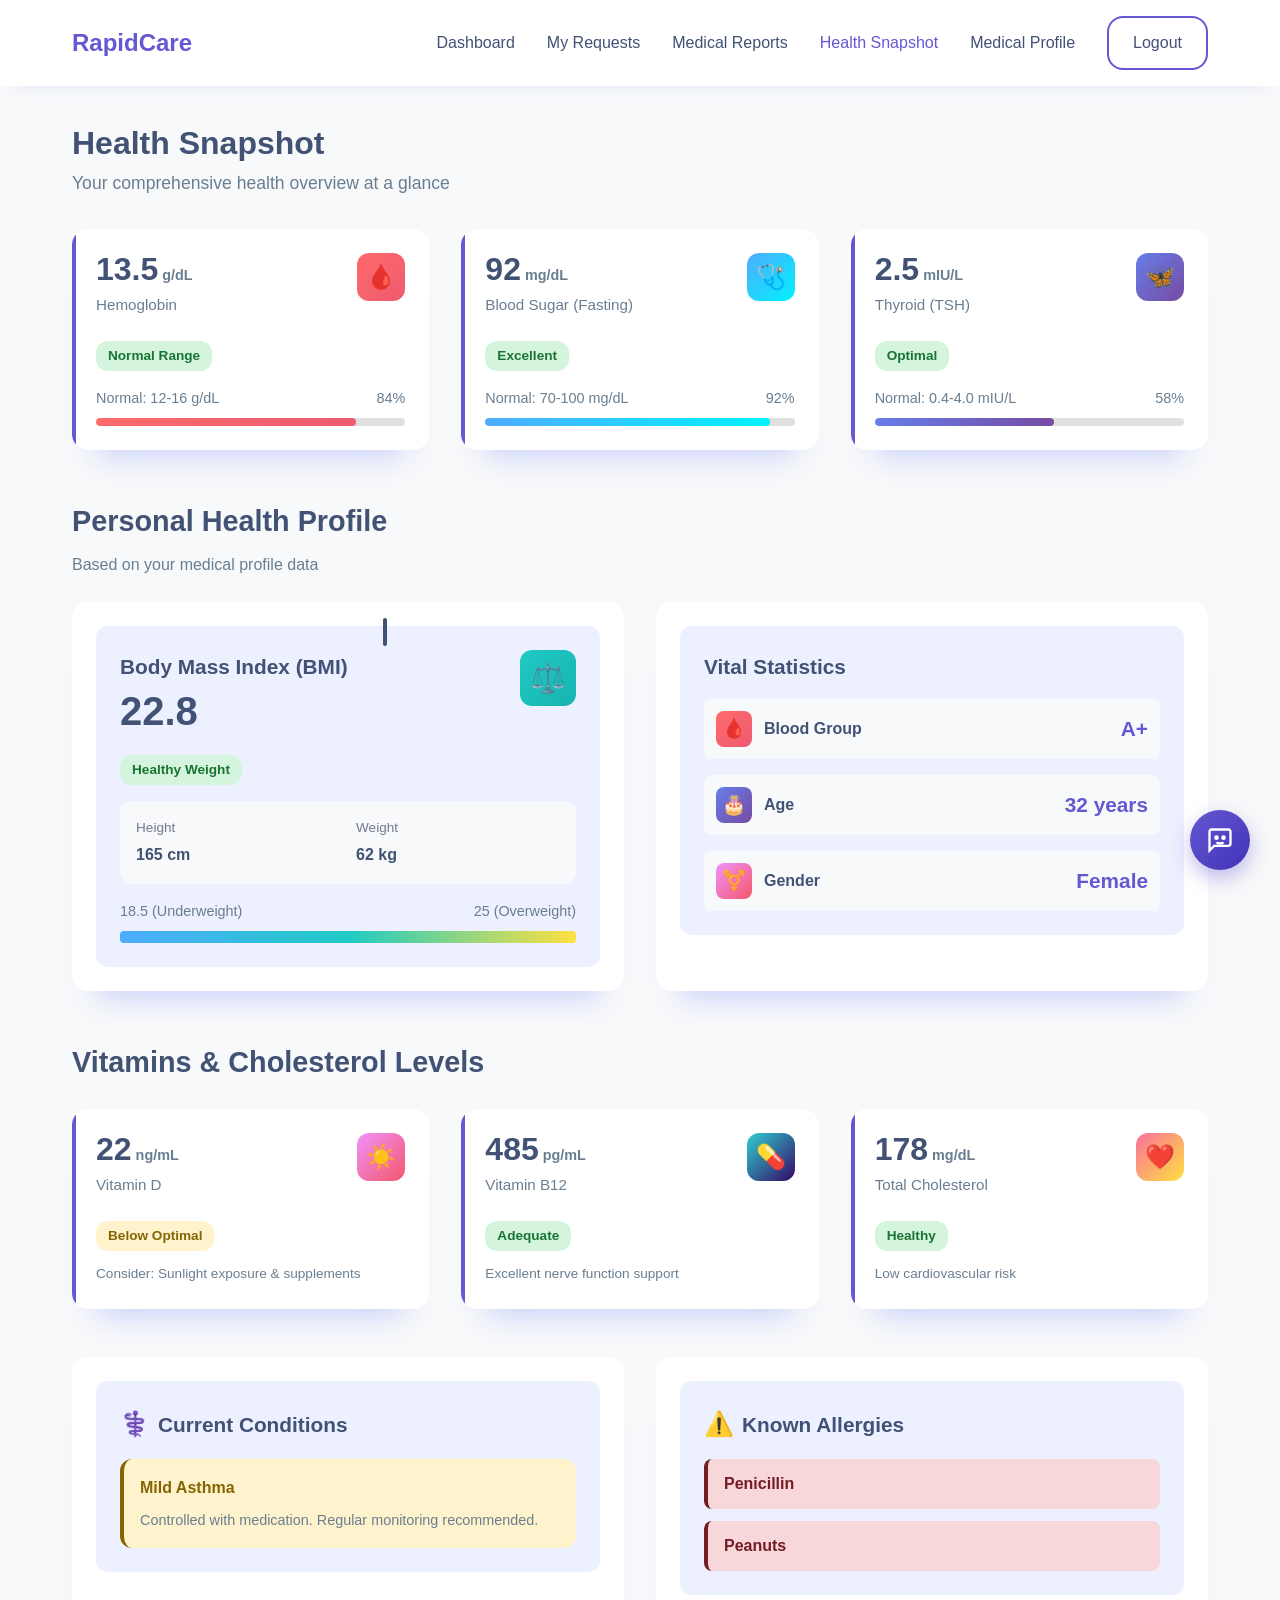
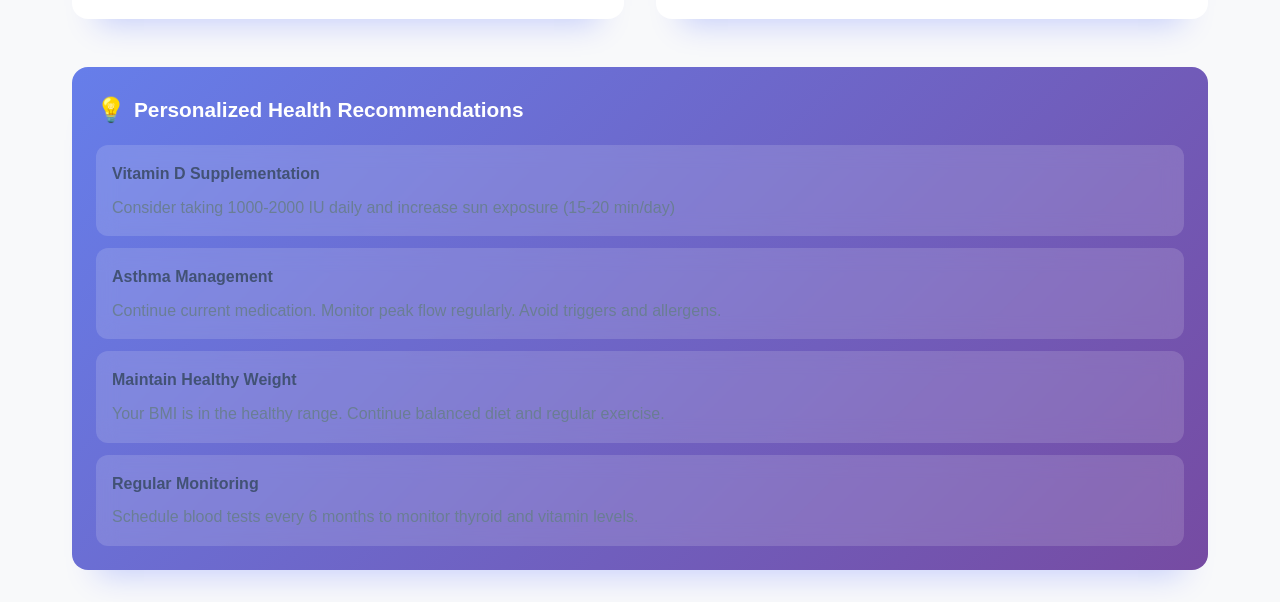
<file: health-snapshot.html>
<!doctype html>
<html lang="en">
  <head>
    <meta charset="UTF-8" />
    <meta name="viewport" content="width=device-width, initial-scale=1.0" />
    <title>Health Snapshot - RapidCare</title>
    <link rel="stylesheet" href="styles.css" />
  </head>
  <body>
    <!-- Navigation Bar -->
    <nav class="navbar">
      <div class="nav-container">
        <a href="index.html" class="logo">RapidCare</a>
        <ul class="nav-links">
          <li><a href="patient-dashboard.html">Dashboard</a></li>
          <li><a href="my-requests.html">My Requests</a></li>
          <li><a href="medical-reports.html">Medical Reports</a></li>
          <li>
            <a href="health-snapshot.html" style="color: #6558d3"
              >Health Snapshot</a
            >
          </li>
          <li><a href="profile.html">Medical Profile</a></li>
          <li><a href="index.html" class="btn btn-outline">Logout</a></li>
        </ul>
      </div>
    </nav>

    <!-- Health Snapshot Container -->
    <div class="dashboard-container">
      <div class="section-header" style="text-align: left; margin-bottom: 2rem">
        <h1>Health Snapshot</h1>
        <p>Your comprehensive health overview at a glance</p>
      </div>

      <!-- Quick Stats Overview -->
      <div class="grid-3" style="margin-bottom: 3rem">
        <div class="metric-card" style="border-left-color: #ff6b6b">
          <div class="metric-header">
            <div>
              <div class="metric-value">
                13.5<span class="metric-unit">g/dL</span>
              </div>
              <div class="metric-label">Hemoglobin</div>
            </div>
            <div
              class="metric-icon"
              style="
                background: linear-gradient(135deg, #ff6b6b, #ee5a6f);
                color: white;
              "
            >
              🩸
            </div>
          </div>
          <div class="metric-status status-normal">Normal Range</div>
          <div class="progress-bar-container">
            <div class="progress-bar-label">
              <span>Normal: 12-16 g/dL</span>
              <span>84%</span>
            </div>
            <div class="progress-bar">
              <div
                class="progress-fill"
                style="
                  width: 84%;
                  background: linear-gradient(90deg, #ff6b6b, #ee5a6f);
                "
              ></div>
            </div>
          </div>
        </div>

        <div class="metric-card" style="border-left-color: #4facfe">
          <div class="metric-header">
            <div>
              <div class="metric-value">
                92<span class="metric-unit">mg/dL</span>
              </div>
              <div class="metric-label">Blood Sugar (Fasting)</div>
            </div>
            <div
              class="metric-icon"
              style="
                background: linear-gradient(135deg, #4facfe, #00f2fe);
                color: white;
              "
            >
              🩺
            </div>
          </div>
          <div class="metric-status status-normal">Excellent</div>
          <div class="progress-bar-container">
            <div class="progress-bar-label">
              <span>Normal: 70-100 mg/dL</span>
              <span>92%</span>
            </div>
            <div class="progress-bar">
              <div
                class="progress-fill"
                style="
                  width: 92%;
                  background: linear-gradient(90deg, #4facfe, #00f2fe);
                "
              ></div>
            </div>
          </div>
        </div>

        <div class="metric-card" style="border-left-color: #667eea">
          <div class="metric-header">
            <div>
              <div class="metric-value">
                2.5<span class="metric-unit">mIU/L</span>
              </div>
              <div class="metric-label">Thyroid (TSH)</div>
            </div>
            <div
              class="metric-icon"
              style="
                background: linear-gradient(135deg, #667eea, #764ba2);
                color: white;
              "
            >
              🦋
            </div>
          </div>
          <div class="metric-status status-normal">Optimal</div>
          <div class="progress-bar-container">
            <div class="progress-bar-label">
              <span>Normal: 0.4-4.0 mIU/L</span>
              <span>58%</span>
            </div>
            <div class="progress-bar">
              <div
                class="progress-fill"
                style="
                  width: 58%;
                  background: linear-gradient(90deg, #667eea, #764ba2);
                "
              ></div>
            </div>
          </div>
        </div>
      </div>

      <!-- Personal Health Profile -->
      <div
        class="section-header"
        style="text-align: left; margin-bottom: 1.5rem"
      >
        <h2 style="font-size: 1.8rem">Personal Health Profile</h2>
        <p style="font-size: 1rem">Based on your medical profile data</p>
      </div>

      <div class="grid-2" style="margin-bottom: 3rem">
        <!-- BMI Card -->
        <div class="card">
          <div class="inner">
            <div
              style="
                display: flex;
                justify-content: space-between;
                align-items: start;
                margin-bottom: 1rem;
              "
            >
              <div>
                <h3 style="margin: 0 0 0.5rem 0; color: var(--text-dark)">
                  Body Mass Index (BMI)
                </h3>
                <div class="metric-value" style="font-size: 2.5rem">22.8</div>
              </div>
              <div
                class="metric-icon"
                style="
                  background: linear-gradient(135deg, #1fcac5, #18b3af);
                  color: white;
                  width: 56px;
                  height: 56px;
                  font-size: 1.8rem;
                "
              >
                ⚖️
              </div>
            </div>
            <div
              class="metric-status status-normal"
              style="margin-bottom: 1rem"
            >
              Healthy Weight
            </div>
            <div
              style="background: #f8f9fa; padding: 1rem; border-radius: 12px"
            >
              <div
                style="display: grid; grid-template-columns: 1fr 1fr; gap: 1rem"
              >
                <div>
                  <p
                    style="
                      color: var(--text-light);
                      margin: 0;
                      font-size: 0.85rem;
                    "
                  >
                    Height
                  </p>
                  <p
                    style="
                      color: var(--text-dark);
                      margin: 0.25rem 0 0 0;
                      font-weight: 600;
                    "
                  >
                    165 cm
                  </p>
                </div>
                <div>
                  <p
                    style="
                      color: var(--text-light);
                      margin: 0;
                      font-size: 0.85rem;
                    "
                  >
                    Weight
                  </p>
                  <p
                    style="
                      color: var(--text-dark);
                      margin: 0.25rem 0 0 0;
                      font-weight: 600;
                    "
                  >
                    62 kg
                  </p>
                </div>
              </div>
            </div>
            <div class="progress-bar-container">
              <div class="progress-bar-label">
                <span>18.5 (Underweight)</span>
                <span>25 (Overweight)</span>
              </div>
              <div
                class="progress-bar"
                style="
                  height: 12px;
                  background: linear-gradient(
                    90deg,
                    #4facfe 0%,
                    #1fcac5 50%,
                    #fee140 100%
                  );
                "
              >
                <div
                  style="
                    position: absolute;
                    left: 57%;
                    top: -8px;
                    width: 4px;
                    height: 28px;
                    background: var(--text-dark);
                    border-radius: 2px;
                  "
                ></div>
              </div>
            </div>
          </div>
        </div>

        <!-- Vital Stats Card -->
        <div class="card">
          <div class="inner">
            <h3 style="margin: 0 0 1rem 0; color: var(--text-dark)">
              Vital Statistics
            </h3>
            <div style="display: grid; gap: 1rem">
              <div
                style="
                  display: flex;
                  justify-content: space-between;
                  align-items: center;
                  padding: 0.75rem;
                  background: #f8f9fa;
                  border-radius: 8px;
                "
              >
                <div style="display: flex; align-items: center; gap: 0.75rem">
                  <div
                    style="
                      width: 36px;
                      height: 36px;
                      background: linear-gradient(135deg, #ff6b6b, #ee5a6f);
                      border-radius: 8px;
                      display: flex;
                      align-items: center;
                      justify-content: center;
                      color: white;
                      font-size: 1.2rem;
                    "
                  >
                    🩸
                  </div>
                  <div>
                    <p
                      style="
                        margin: 0;
                        font-weight: 600;
                        color: var(--text-dark);
                      "
                    >
                      Blood Group
                    </p>
                  </div>
                </div>
                <div
                  style="
                    font-size: 1.3rem;
                    font-weight: 700;
                    color: var(--primary-color);
                  "
                >
                  A+
                </div>
              </div>

              <div
                style="
                  display: flex;
                  justify-content: space-between;
                  align-items: center;
                  padding: 0.75rem;
                  background: #f8f9fa;
                  border-radius: 8px;
                "
              >
                <div style="display: flex; align-items: center; gap: 0.75rem">
                  <div
                    style="
                      width: 36px;
                      height: 36px;
                      background: linear-gradient(135deg, #667eea, #764ba2);
                      border-radius: 8px;
                      display: flex;
                      align-items: center;
                      justify-content: center;
                      color: white;
                      font-size: 1.2rem;
                    "
                  >
                    🎂
                  </div>
                  <div>
                    <p
                      style="
                        margin: 0;
                        font-weight: 600;
                        color: var(--text-dark);
                      "
                    >
                      Age
                    </p>
                  </div>
                </div>
                <div
                  style="
                    font-size: 1.3rem;
                    font-weight: 700;
                    color: var(--primary-color);
                  "
                >
                  32 years
                </div>
              </div>

              <div
                style="
                  display: flex;
                  justify-content: space-between;
                  align-items: center;
                  padding: 0.75rem;
                  background: #f8f9fa;
                  border-radius: 8px;
                "
              >
                <div style="display: flex; align-items: center; gap: 0.75rem">
                  <div
                    style="
                      width: 36px;
                      height: 36px;
                      background: linear-gradient(135deg, #f093fb, #f5576c);
                      border-radius: 8px;
                      display: flex;
                      align-items: center;
                      justify-content: center;
                      color: white;
                      font-size: 1.2rem;
                    "
                  >
                    ⚧️
                  </div>
                  <div>
                    <p
                      style="
                        margin: 0;
                        font-weight: 600;
                        color: var(--text-dark);
                      "
                    >
                      Gender
                    </p>
                  </div>
                </div>
                <div
                  style="
                    font-size: 1.3rem;
                    font-weight: 700;
                    color: var(--primary-color);
                  "
                >
                  Female
                </div>
              </div>
            </div>
          </div>
        </div>
      </div>

      <!-- Vitamins & Cholesterol -->
      <div
        class="section-header"
        style="text-align: left; margin-bottom: 1.5rem"
      >
        <h2 style="font-size: 1.8rem">Vitamins & Cholesterol Levels</h2>
      </div>

      <div class="grid-3" style="margin-bottom: 3rem">
        <div class="metric-card" style="border-left-color: #f093fb">
          <div class="metric-header">
            <div>
              <div class="metric-value">
                22<span class="metric-unit">ng/mL</span>
              </div>
              <div class="metric-label">Vitamin D</div>
            </div>
            <div
              class="metric-icon"
              style="
                background: linear-gradient(135deg, #f093fb, #f5576c);
                color: white;
              "
            >
              ☀️
            </div>
          </div>
          <div class="metric-status status-warning">Below Optimal</div>
          <p
            style="
              font-size: 0.85rem;
              color: var(--text-medium);
              margin-top: 0.75rem;
            "
          >
            Consider: Sunlight exposure & supplements
          </p>
        </div>

        <div class="metric-card" style="border-left-color: #30cfd0">
          <div class="metric-header">
            <div>
              <div class="metric-value">
                485<span class="metric-unit">pg/mL</span>
              </div>
              <div class="metric-label">Vitamin B12</div>
            </div>
            <div
              class="metric-icon"
              style="
                background: linear-gradient(135deg, #30cfd0, #330867);
                color: white;
              "
            >
              💊
            </div>
          </div>
          <div class="metric-status status-normal">Adequate</div>
          <p
            style="
              font-size: 0.85rem;
              color: var(--text-medium);
              margin-top: 0.75rem;
            "
          >
            Excellent nerve function support
          </p>
        </div>

        <div class="metric-card" style="border-left-color: #fa709a">
          <div class="metric-header">
            <div>
              <div class="metric-value">
                178<span class="metric-unit">mg/dL</span>
              </div>
              <div class="metric-label">Total Cholesterol</div>
            </div>
            <div
              class="metric-icon"
              style="
                background: linear-gradient(135deg, #fa709a, #fee140);
                color: white;
              "
            >
              ❤️
            </div>
          </div>
          <div class="metric-status status-normal">Healthy</div>
          <p
            style="
              font-size: 0.85rem;
              color: var(--text-medium);
              margin-top: 0.75rem;
            "
          >
            Low cardiovascular risk
          </p>
        </div>
      </div>

      <!-- Medical Conditions & Allergies -->
      <div class="grid-2" style="margin-bottom: 3rem">
        <div class="card">
          <div class="inner">
            <h3
              style="
                margin: 0 0 1rem 0;
                color: var(--text-dark);
                display: flex;
                align-items: center;
                gap: 0.5rem;
              "
            >
              <span style="font-size: 1.5rem">⚕️</span>
              Current Conditions
            </h3>
            <div
              style="
                background: #fff3cd;
                padding: 1rem;
                border-radius: 12px;
                border-left: 4px solid #856404;
              "
            >
              <p
                style="
                  margin: 0;
                  color: #856404;
                  font-weight: 600;
                  margin-bottom: 0.5rem;
                "
              >
                Mild Asthma
              </p>
              <p
                style="margin: 0; color: var(--text-medium); font-size: 0.9rem"
              >
                Controlled with medication. Regular monitoring recommended.
              </p>
            </div>
          </div>
        </div>

        <div class="card">
          <div class="inner">
            <h3
              style="
                margin: 0 0 1rem 0;
                color: var(--text-dark);
                display: flex;
                align-items: center;
                gap: 0.5rem;
              "
            >
              <span style="font-size: 1.5rem">⚠️</span>
              Known Allergies
            </h3>
            <div style="display: flex; flex-direction: column; gap: 0.75rem">
              <div
                style="
                  background: #f8d7da;
                  padding: 0.75rem 1rem;
                  border-radius: 8px;
                  border-left: 4px solid #721c24;
                "
              >
                <p style="margin: 0; color: #721c24; font-weight: 600">
                  Penicillin
                </p>
              </div>
              <div
                style="
                  background: #f8d7da;
                  padding: 0.75rem 1rem;
                  border-radius: 8px;
                  border-left: 4px solid #721c24;
                "
              >
                <p style="margin: 0; color: #721c24; font-weight: 600">
                  Peanuts
                </p>
              </div>
            </div>
          </div>
        </div>
      </div>

      <!-- Health Recommendations -->
      <div
        class="card"
        style="
          background: linear-gradient(135deg, #667eea 0%, #764ba2 100%);
          color: white;
        "
      >
        <h3
          style="
            color: white;
            margin-bottom: 1rem;
            display: flex;
            align-items: center;
            gap: 0.5rem;
          "
        >
          <span style="font-size: 1.5rem">💡</span>
          Personalized Health Recommendations
        </h3>
        <div style="display: grid; gap: 0.75rem">
          <div
            style="
              background: rgba(255, 255, 255, 0.15);
              padding: 1rem;
              border-radius: 12px;
              backdrop-filter: blur(10px);
            "
          >
            <strong>Vitamin D Supplementation</strong>
            <p style="margin: 0.5rem 0 0 0; opacity: 0.95">
              Consider taking 1000-2000 IU daily and increase sun exposure
              (15-20 min/day)
            </p>
          </div>
          <div
            style="
              background: rgba(255, 255, 255, 0.15);
              padding: 1rem;
              border-radius: 12px;
              backdrop-filter: blur(10px);
            "
          >
            <strong>Asthma Management</strong>
            <p style="margin: 0.5rem 0 0 0; opacity: 0.95">
              Continue current medication. Monitor peak flow regularly. Avoid
              triggers and allergens.
            </p>
          </div>
          <div
            style="
              background: rgba(255, 255, 255, 0.15);
              padding: 1rem;
              border-radius: 12px;
              backdrop-filter: blur(10px);
            "
          >
            <strong>Maintain Healthy Weight</strong>
            <p style="margin: 0.5rem 0 0 0; opacity: 0.95">
              Your BMI is in the healthy range. Continue balanced diet and
              regular exercise.
            </p>
          </div>
          <div
            style="
              background: rgba(255, 255, 255, 0.15);
              padding: 1rem;
              border-radius: 12px;
              backdrop-filter: blur(10px);
            "
          >
            <strong>Regular Monitoring</strong>
            <p style="margin: 0.5rem 0 0 0; opacity: 0.95">
              Schedule blood tests every 6 months to monitor thyroid and vitamin
              levels.
            </p>
          </div>
        </div>
      </div>
    </div>

    <!-- Floating AI Chat Button -->
    <div
      class="floating-ai-chat"
      onclick="
        alert(
          'AI Chat feature - Please visit the Dashboard to use the full chat interface',
        )
      "
    >
      <svg
        width="28"
        height="28"
        viewBox="0 0 24 24"
        fill="none"
        stroke="currentColor"
        stroke-width="2"
      >
        <path
          d="M21 15a2 2 0 0 1-2 2H7l-4 4V5a2 2 0 0 1 2-2h14a2 2 0 0 1 2 2z"
        />
        <circle cx="9" cy="10" r="1" fill="currentColor" />
        <circle cx="15" cy="10" r="1" fill="currentColor" />
        <path d="M9 14s1 1 3 1 3-1 3-1" />
      </svg>
    </div>

    <script src="script.js"></script>
  </body>
</html>
</file>
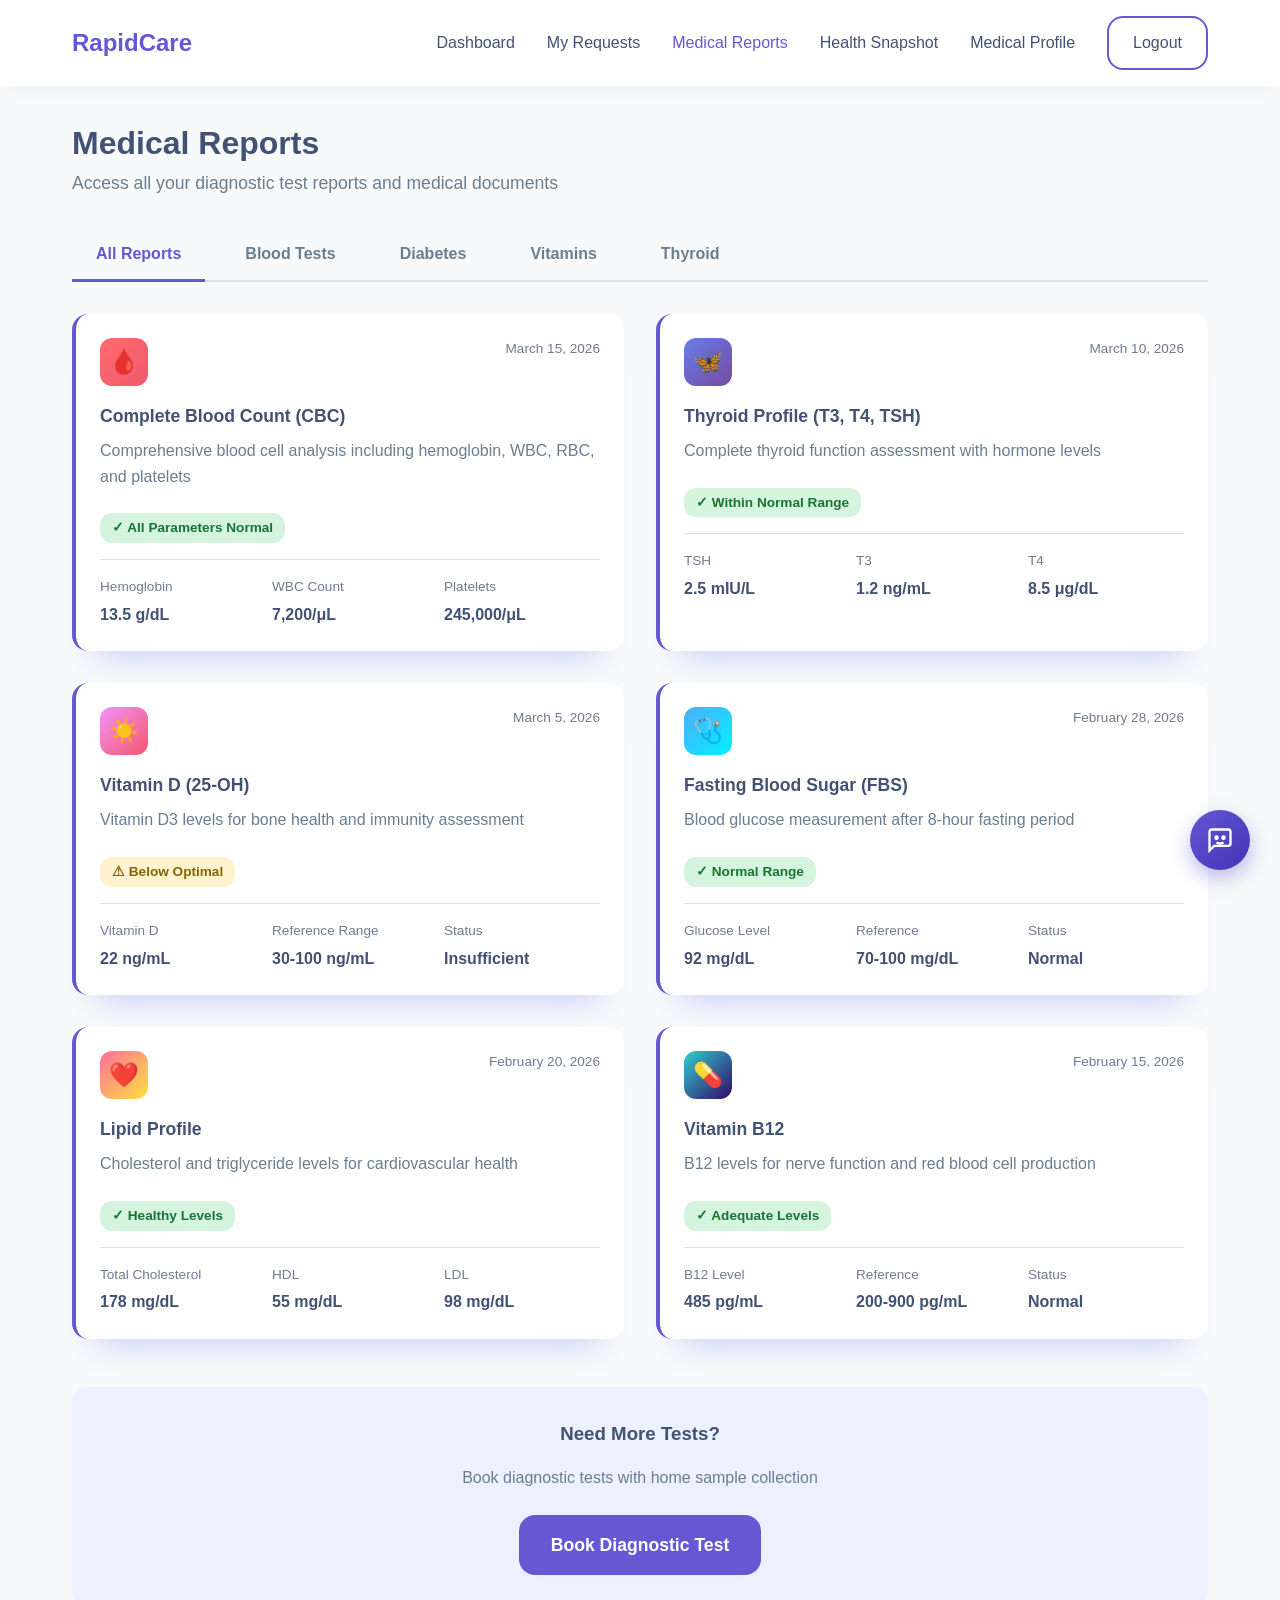
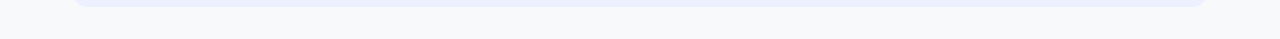
<file: medical-reports.html>
<!doctype html>
<html lang="en">
  <head>
    <meta charset="UTF-8" />
    <meta name="viewport" content="width=device-width, initial-scale=1.0" />
    <title>Medical Reports - RapidCare</title>
    <link rel="stylesheet" href="styles.css" />
  </head>
  <body>
    <!-- Navigation Bar -->
    <nav class="navbar">
      <div class="nav-container">
        <a href="index.html" class="logo">RapidCare</a>
        <ul class="nav-links">
          <li><a href="patient-dashboard.html">Dashboard</a></li>
          <li><a href="my-requests.html">My Requests</a></li>
          <li>
            <a href="medical-reports.html" style="color: #6558d3"
              >Medical Reports</a
            >
          </li>
          <li><a href="health-snapshot.html">Health Snapshot</a></li>
          <li><a href="profile.html">Medical Profile</a></li>
          <li><a href="index.html" class="btn btn-outline">Logout</a></li>
        </ul>
      </div>
    </nav>

    <!-- Medical Reports Container -->
    <div class="dashboard-container">
      <div class="section-header" style="text-align: left; margin-bottom: 2rem">
        <h1>Medical Reports</h1>
        <p>Access all your diagnostic test reports and medical documents</p>
      </div>

      <!-- Filter Tabs -->
      <div class="status-tabs">
        <button class="tab active" onclick="filterReports('all')">
          All Reports
        </button>
        <button class="tab" onclick="filterReports('blood')">
          Blood Tests
        </button>
        <button class="tab" onclick="filterReports('diabetes')">
          Diabetes
        </button>
        <button class="tab" onclick="filterReports('vitamins')">
          Vitamins
        </button>
        <button class="tab" onclick="filterReports('thyroid')">Thyroid</button>
      </div>

      <!-- Reports Grid -->
      <div class="grid-2" id="reportsContainer">
        <!-- Recent CBC Report -->
        <div
          class="report-card"
          data-category="blood"
          onclick="viewReport('cbc-march')"
        >
          <div class="report-header">
            <div
              class="report-icon"
              style="
                background: linear-gradient(135deg, #ff6b6b 0%, #ee5a6f 100%);
                color: white;
              "
            >
              🩸
            </div>
            <div class="report-date">March 15, 2026</div>
          </div>
          <h3 class="report-title">Complete Blood Count (CBC)</h3>
          <p style="color: var(--text-medium); margin-bottom: 1rem">
            Comprehensive blood cell analysis including hemoglobin, WBC, RBC,
            and platelets
          </p>
          <div class="metric-status status-normal">✓ All Parameters Normal</div>
          <div class="report-details">
            <div class="report-detail-item">
              <div class="report-detail-label">Hemoglobin</div>
              <div class="report-detail-value">13.5 g/dL</div>
            </div>
            <div class="report-detail-item">
              <div class="report-detail-label">WBC Count</div>
              <div class="report-detail-value">7,200/μL</div>
            </div>
            <div class="report-detail-item">
              <div class="report-detail-label">Platelets</div>
              <div class="report-detail-value">245,000/μL</div>
            </div>
          </div>
        </div>

        <!-- Thyroid Profile -->
        <div
          class="report-card"
          data-category="thyroid"
          onclick="viewReport('thyroid-march')"
        >
          <div class="report-header">
            <div
              class="report-icon"
              style="
                background: linear-gradient(135deg, #667eea 0%, #764ba2 100%);
                color: white;
              "
            >
              🦋
            </div>
            <div class="report-date">March 10, 2026</div>
          </div>
          <h3 class="report-title">Thyroid Profile (T3, T4, TSH)</h3>
          <p style="color: var(--text-medium); margin-bottom: 1rem">
            Complete thyroid function assessment with hormone levels
          </p>
          <div class="metric-status status-normal">✓ Within Normal Range</div>
          <div class="report-details">
            <div class="report-detail-item">
              <div class="report-detail-label">TSH</div>
              <div class="report-detail-value">2.5 mIU/L</div>
            </div>
            <div class="report-detail-item">
              <div class="report-detail-label">T3</div>
              <div class="report-detail-value">1.2 ng/mL</div>
            </div>
            <div class="report-detail-item">
              <div class="report-detail-label">T4</div>
              <div class="report-detail-value">8.5 μg/dL</div>
            </div>
          </div>
        </div>

        <!-- Vitamin D Report -->
        <div
          class="report-card"
          data-category="vitamins"
          onclick="viewReport('vitamin-d')"
        >
          <div class="report-header">
            <div
              class="report-icon"
              style="
                background: linear-gradient(135deg, #f093fb 0%, #f5576c 100%);
                color: white;
              "
            >
              ☀️
            </div>
            <div class="report-date">March 5, 2026</div>
          </div>
          <h3 class="report-title">Vitamin D (25-OH)</h3>
          <p style="color: var(--text-medium); margin-bottom: 1rem">
            Vitamin D3 levels for bone health and immunity assessment
          </p>
          <div class="metric-status status-warning">⚠ Below Optimal</div>
          <div class="report-details">
            <div class="report-detail-item">
              <div class="report-detail-label">Vitamin D</div>
              <div class="report-detail-value">22 ng/mL</div>
            </div>
            <div class="report-detail-item">
              <div class="report-detail-label">Reference Range</div>
              <div class="report-detail-value">30-100 ng/mL</div>
            </div>
            <div class="report-detail-item">
              <div class="report-detail-label">Status</div>
              <div class="report-detail-value">Insufficient</div>
            </div>
          </div>
        </div>

        <!-- Blood Sugar - Fasting -->
        <div
          class="report-card"
          data-category="diabetes"
          onclick="viewReport('fbs-feb')"
        >
          <div class="report-header">
            <div
              class="report-icon"
              style="
                background: linear-gradient(135deg, #4facfe 0%, #00f2fe 100%);
                color: white;
              "
            >
              🩺
            </div>
            <div class="report-date">February 28, 2026</div>
          </div>
          <h3 class="report-title">Fasting Blood Sugar (FBS)</h3>
          <p style="color: var(--text-medium); margin-bottom: 1rem">
            Blood glucose measurement after 8-hour fasting period
          </p>
          <div class="metric-status status-normal">✓ Normal Range</div>
          <div class="report-details">
            <div class="report-detail-item">
              <div class="report-detail-label">Glucose Level</div>
              <div class="report-detail-value">92 mg/dL</div>
            </div>
            <div class="report-detail-item">
              <div class="report-detail-label">Reference</div>
              <div class="report-detail-value">70-100 mg/dL</div>
            </div>
            <div class="report-detail-item">
              <div class="report-detail-label">Status</div>
              <div class="report-detail-value">Normal</div>
            </div>
          </div>
        </div>

        <!-- Lipid Profile -->
        <div
          class="report-card"
          data-category="blood"
          onclick="viewReport('lipid-feb')"
        >
          <div class="report-header">
            <div
              class="report-icon"
              style="
                background: linear-gradient(135deg, #fa709a 0%, #fee140 100%);
                color: white;
              "
            >
              ❤️
            </div>
            <div class="report-date">February 20, 2026</div>
          </div>
          <h3 class="report-title">Lipid Profile</h3>
          <p style="color: var(--text-medium); margin-bottom: 1rem">
            Cholesterol and triglyceride levels for cardiovascular health
          </p>
          <div class="metric-status status-normal">✓ Healthy Levels</div>
          <div class="report-details">
            <div class="report-detail-item">
              <div class="report-detail-label">Total Cholesterol</div>
              <div class="report-detail-value">178 mg/dL</div>
            </div>
            <div class="report-detail-item">
              <div class="report-detail-label">HDL</div>
              <div class="report-detail-value">55 mg/dL</div>
            </div>
            <div class="report-detail-item">
              <div class="report-detail-label">LDL</div>
              <div class="report-detail-value">98 mg/dL</div>
            </div>
          </div>
        </div>

        <!-- Vitamin B12 -->
        <div
          class="report-card"
          data-category="vitamins"
          onclick="viewReport('vitamin-b12')"
        >
          <div class="report-header">
            <div
              class="report-icon"
              style="
                background: linear-gradient(135deg, #30cfd0 0%, #330867 100%);
                color: white;
              "
            >
              💊
            </div>
            <div class="report-date">February 15, 2026</div>
          </div>
          <h3 class="report-title">Vitamin B12</h3>
          <p style="color: var(--text-medium); margin-bottom: 1rem">
            B12 levels for nerve function and red blood cell production
          </p>
          <div class="metric-status status-normal">✓ Adequate Levels</div>
          <div class="report-details">
            <div class="report-detail-item">
              <div class="report-detail-label">B12 Level</div>
              <div class="report-detail-value">485 pg/mL</div>
            </div>
            <div class="report-detail-item">
              <div class="report-detail-label">Reference</div>
              <div class="report-detail-value">200-900 pg/mL</div>
            </div>
            <div class="report-detail-item">
              <div class="report-detail-label">Status</div>
              <div class="report-detail-value">Normal</div>
            </div>
          </div>
        </div>
      </div>

      <!-- Action Buttons -->
      <div
        style="
          text-align: center;
          margin-top: 3rem;
          padding: 2rem;
          background: var(--bg-light);
          border-radius: 16px;
        "
      >
        <h3 style="color: var(--text-dark); margin-bottom: 1rem">
          Need More Tests?
        </h3>
        <p style="color: var(--text-medium); margin-bottom: 1.5rem">
          Book diagnostic tests with home sample collection
        </p>
        <a href="book-test.html" class="btn btn-primary btn-large"
          >Book Diagnostic Test</a
        >
      </div>
    </div>

    <!-- Floating AI Chat Button -->
    <div
      class="floating-ai-chat"
      onclick="
        alert(
          'AI Chat feature - Please visit the Dashboard to use the full chat interface',
        )
      "
    >
      <svg
        width="28"
        height="28"
        viewBox="0 0 24 24"
        fill="none"
        stroke="currentColor"
        stroke-width="2"
      >
        <path
          d="M21 15a2 2 0 0 1-2 2H7l-4 4V5a2 2 0 0 1 2-2h14a2 2 0 0 1 2 2z"
        />
        <circle cx="9" cy="10" r="1" fill="currentColor" />
        <circle cx="15" cy="10" r="1" fill="currentColor" />
        <path d="M9 14s1 1 3 1 3-1 3-1" />
      </svg>
    </div>

    <script src="script.js"></script>
    <script>
      function filterReports(category) {
        const tabs = document.querySelectorAll(".tab");
        const reports = document.querySelectorAll(".report-card");

        tabs.forEach((tab) => tab.classList.remove("active"));
        event.target.classList.add("active");

        reports.forEach((report) => {
          if (category === "all" || report.dataset.category === category) {
            report.style.display = "block";
          } else {
            report.style.display = "none";
          }
        });
      }

      function viewReport(reportId) {
        alert(
          `📄 Viewing Full Report\n\nReport ID: ${reportId}\n\nThis would open a detailed PDF report with:\n• Complete test results\n• Doctor's notes & interpretation\n• Reference ranges\n• Diagnostic graphs\n• Historical comparison\n\n(Full report viewer coming soon!)`,
        );
      }
    </script>
  </body>
</html>
</file>
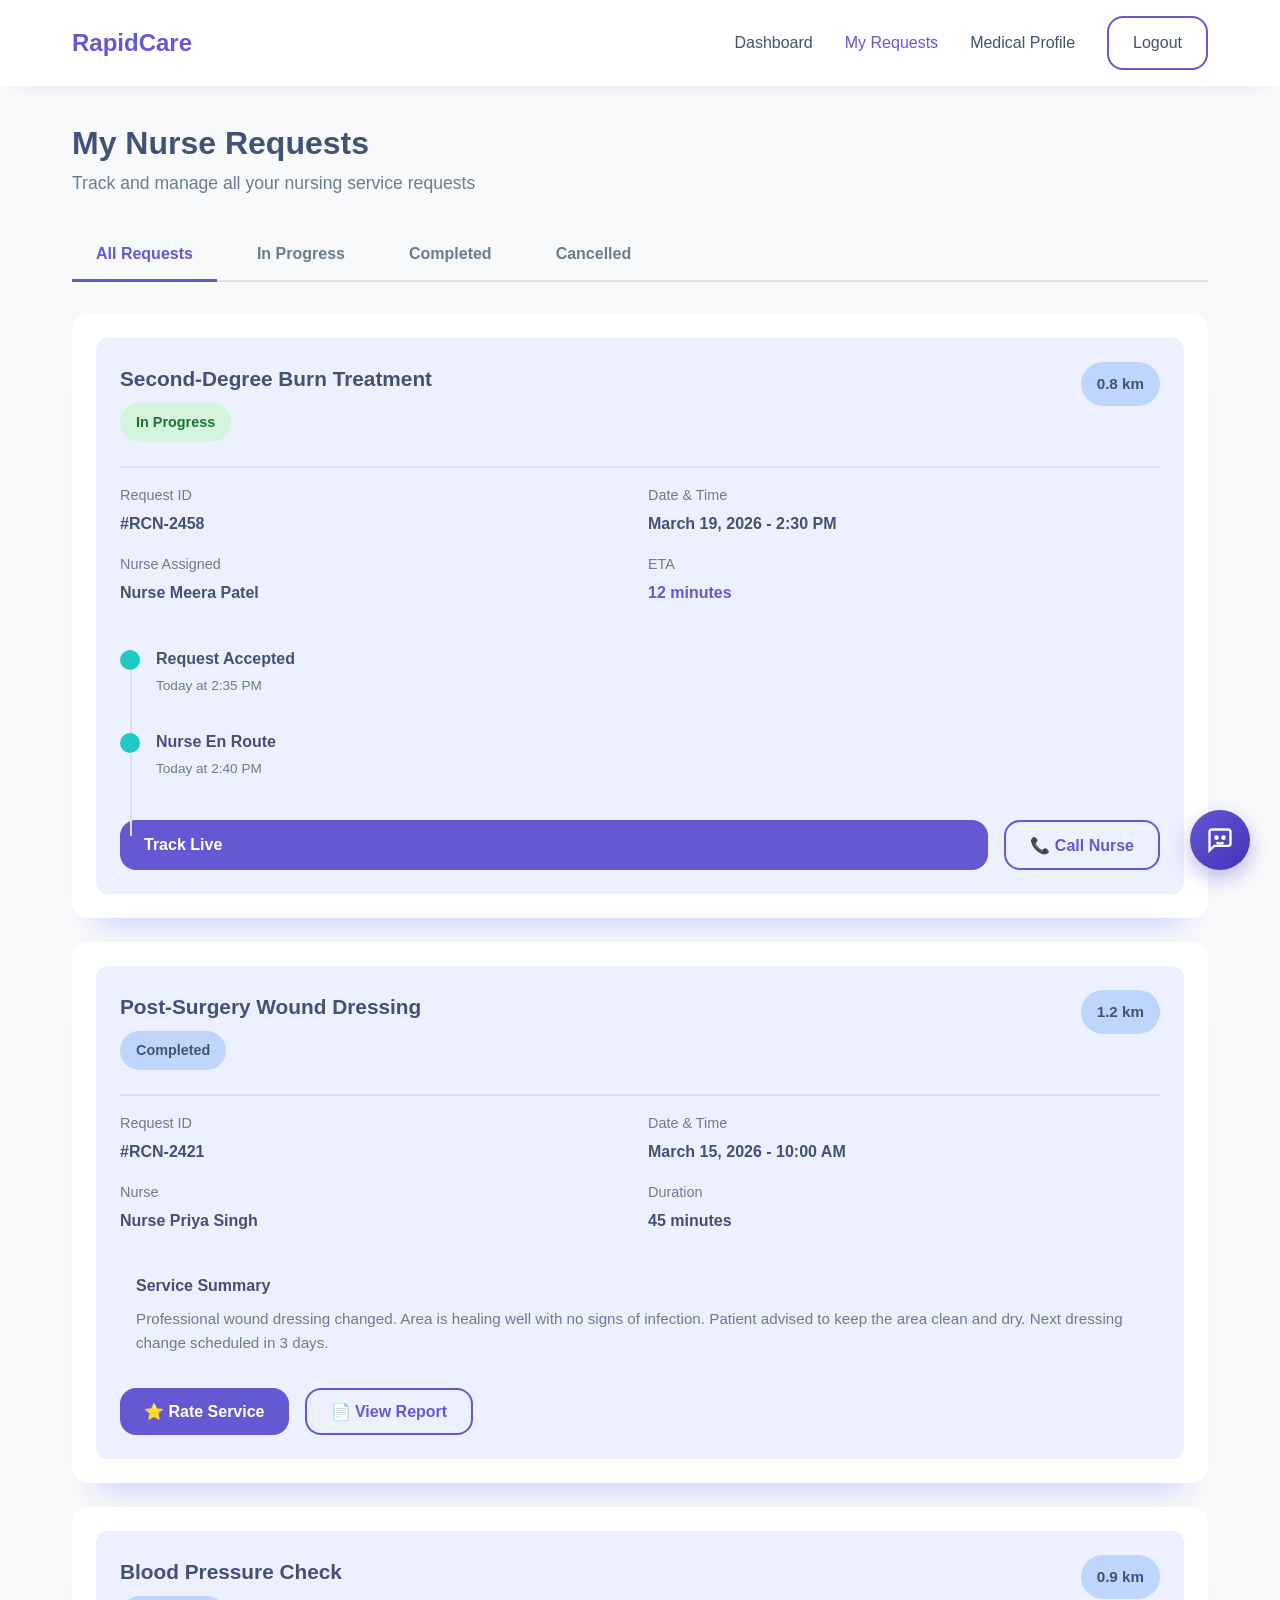
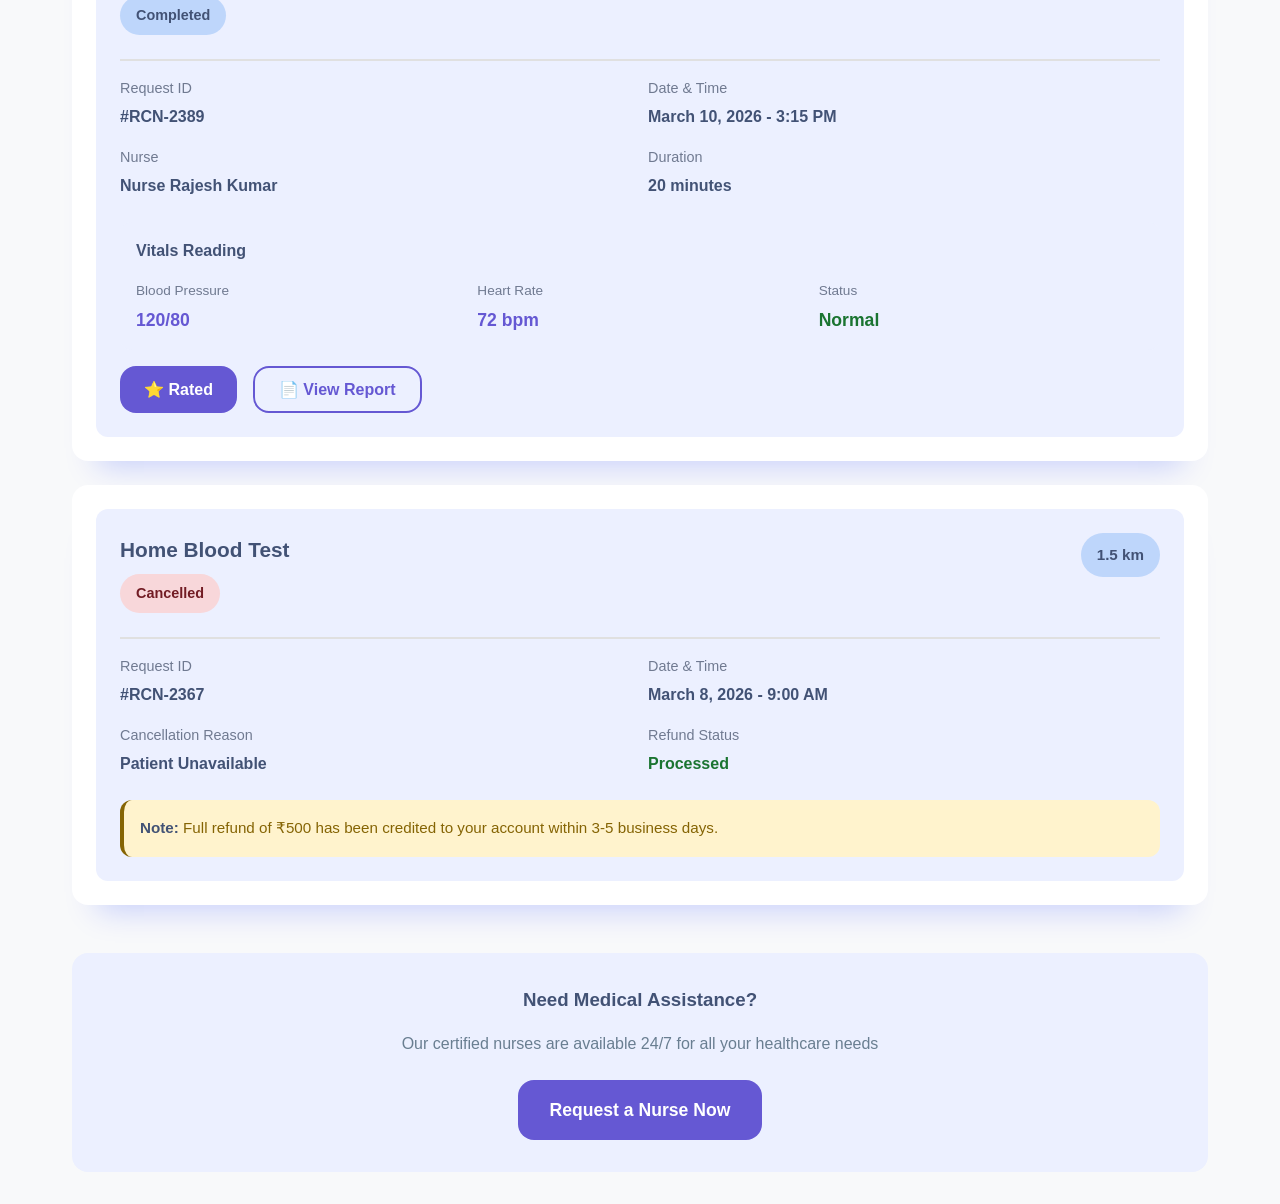
<file: my-requests.html>
<!doctype html>
<html lang="en">
  <head>
    <meta charset="UTF-8" />
    <meta name="viewport" content="width=device-width, initial-scale=1.0" />
    <title>My Requests - RapidCare</title>
    <link rel="stylesheet" href="styles.css" />
  </head>
  <body>
    <!-- Navigation Bar -->
    <nav class="navbar">
      <div class="nav-container">
        <a href="index.html" class="logo">RapidCare</a>
        <ul class="nav-links">
          <li><a href="patient-dashboard.html">Dashboard</a></li>
          <li>
            <a href="my-requests.html" style="color: #6558d3">My Requests</a>
          </li>
          <li><a href="profile.html">Medical Profile</a></li>
          <li><a href="index.html" class="btn btn-outline">Logout</a></li>
        </ul>
      </div>
    </nav>

    <!-- Requests Container -->
    <div class="dashboard-container">
      <div class="section-header" style="text-align: left; margin-bottom: 2rem">
        <h1>My Nurse Requests</h1>
        <p>Track and manage all your nursing service requests</p>
      </div>

      <!-- Status Tabs -->
      <div class="status-tabs">
        <button class="tab active" onclick="filterRequests('all')">
          All Requests
        </button>
        <button class="tab" onclick="filterRequests('in-progress')">
          In Progress
        </button>
        <button class="tab" onclick="filterRequests('completed')">
          Completed
        </button>
        <button class="tab" onclick="filterRequests('cancelled')">
          Cancelled
        </button>
      </div>

      <!-- Requests List -->
      <div id="requestsContainer">
        <!-- In Progress Request -->
        <div
          class="card request-item"
          data-status="in-progress"
          style="margin-bottom: 1.5rem"
        >
          <div class="inner">
            <div class="request-header" style="margin-bottom: 1rem">
              <div style="flex: 1">
                <h3 style="margin-bottom: 0.5rem; color: var(--text-dark)">
                  Second-Degree Burn Treatment
                </h3>
                <span class="request-status status-in-progress"
                  >In Progress</span
                >
              </div>
              <div class="distance-badge">0.8 km</div>
            </div>

            <div
              style="
                margin-top: 1.5rem;
                padding-top: 1rem;
                border-top: 2px solid #e0e0e0;
              "
            >
              <div
                style="
                  display: grid;
                  grid-template-columns: repeat(2, 1fr);
                  gap: 1rem;
                  margin-bottom: 1.5rem;
                "
              >
                <div>
                  <p
                    style="
                      color: var(--text-light);
                      margin: 0;
                      font-size: 0.9rem;
                    "
                  >
                    Request ID
                  </p>
                  <p
                    style="
                      color: var(--text-dark);
                      margin: 0.25rem 0 0 0;
                      font-weight: 600;
                    "
                  >
                    #RCN-2458
                  </p>
                </div>
                <div>
                  <p
                    style="
                      color: var(--text-light);
                      margin: 0;
                      font-size: 0.9rem;
                    "
                  >
                    Date & Time
                  </p>
                  <p
                    style="
                      color: var(--text-dark);
                      margin: 0.25rem 0 0 0;
                      font-weight: 600;
                    "
                  >
                    March 19, 2026 - 2:30 PM
                  </p>
                </div>
                <div>
                  <p
                    style="
                      color: var(--text-light);
                      margin: 0;
                      font-size: 0.9rem;
                    "
                  >
                    Nurse Assigned
                  </p>
                  <p
                    style="
                      color: var(--text-dark);
                      margin: 0.25rem 0 0 0;
                      font-weight: 600;
                    "
                  >
                    Nurse Meera Patel
                  </p>
                </div>
                <div>
                  <p
                    style="
                      color: var(--text-light);
                      margin: 0;
                      font-size: 0.9rem;
                    "
                  >
                    ETA
                  </p>
                  <p
                    style="
                      color: var(--primary-color);
                      margin: 0.25rem 0 0 0;
                      font-weight: 700;
                    "
                  >
                    12 minutes
                  </p>
                </div>
              </div>

              <div class="timeline-item">
                <div
                  class="timeline-dot"
                  style="background: var(--secondary-color)"
                ></div>
                <div class="timeline-content">
                  <strong style="color: var(--text-dark)"
                    >Request Accepted</strong
                  >
                  <p class="timeline-time">Today at 2:35 PM</p>
                </div>
              </div>
              <div class="timeline-item">
                <div
                  class="timeline-dot"
                  style="background: var(--secondary-color)"
                ></div>
                <div class="timeline-content">
                  <strong style="color: var(--text-dark)"
                    >Nurse En Route</strong
                  >
                  <p class="timeline-time">Today at 2:40 PM</p>
                </div>
              </div>

              <div style="display: flex; gap: 1rem; margin-top: 1.5rem">
                <a href="tracking.html" class="btn btn-primary" style="flex: 1"
                  >Track Live</a
                >
                <button
                  class="btn btn-outline"
                  onclick="alert('Calling Nurse Meera...')"
                >
                  📞 Call Nurse
                </button>
              </div>
            </div>
          </div>
        </div>

        <!-- Completed Request 1 -->
        <div
          class="card request-item"
          data-status="completed"
          style="margin-bottom: 1.5rem"
        >
          <div class="inner">
            <div class="request-header" style="margin-bottom: 1rem">
              <div style="flex: 1">
                <h3 style="margin-bottom: 0.5rem; color: var(--text-dark)">
                  Post-Surgery Wound Dressing
                </h3>
                <span class="request-status status-completed">Completed</span>
              </div>
              <div class="distance-badge">1.2 km</div>
            </div>

            <div
              style="
                margin-top: 1.5rem;
                padding-top: 1rem;
                border-top: 2px solid #e0e0e0;
              "
            >
              <div
                style="
                  display: grid;
                  grid-template-columns: repeat(2, 1fr);
                  gap: 1rem;
                  margin-bottom: 1.5rem;
                "
              >
                <div>
                  <p
                    style="
                      color: var(--text-light);
                      margin: 0;
                      font-size: 0.9rem;
                    "
                  >
                    Request ID
                  </p>
                  <p
                    style="
                      color: var(--text-dark);
                      margin: 0.25rem 0 0 0;
                      font-weight: 600;
                    "
                  >
                    #RCN-2421
                  </p>
                </div>
                <div>
                  <p
                    style="
                      color: var(--text-light);
                      margin: 0;
                      font-size: 0.9rem;
                    "
                  >
                    Date & Time
                  </p>
                  <p
                    style="
                      color: var(--text-dark);
                      margin: 0.25rem 0 0 0;
                      font-weight: 600;
                    "
                  >
                    March 15, 2026 - 10:00 AM
                  </p>
                </div>
                <div>
                  <p
                    style="
                      color: var(--text-light);
                      margin: 0;
                      font-size: 0.9rem;
                    "
                  >
                    Nurse
                  </p>
                  <p
                    style="
                      color: var(--text-dark);
                      margin: 0.25rem 0 0 0;
                      font-weight: 600;
                    "
                  >
                    Nurse Priya Singh
                  </p>
                </div>
                <div>
                  <p
                    style="
                      color: var(--text-light);
                      margin: 0;
                      font-size: 0.9rem;
                    "
                  >
                    Duration
                  </p>
                  <p
                    style="
                      color: var(--text-dark);
                      margin: 0.25rem 0 0 0;
                      font-weight: 600;
                    "
                  >
                    45 minutes
                  </p>
                </div>
              </div>

              <div
                style="
                  background: var(--bg-light);
                  padding: 1rem;
                  border-radius: 12px;
                  margin-bottom: 1rem;
                "
              >
                <strong style="color: var(--text-dark)">Service Summary</strong>
                <p
                  style="
                    color: var(--text-medium);
                    margin: 0.5rem 0 0 0;
                    font-size: 0.95rem;
                  "
                >
                  Professional wound dressing changed. Area is healing well with
                  no signs of infection. Patient advised to keep the area clean
                  and dry. Next dressing change scheduled in 3 days.
                </p>
              </div>

              <div style="display: flex; gap: 1rem">
                <button
                  class="btn btn-primary"
                  onclick="alert('Rating feature coming soon!')"
                >
                  ⭐ Rate Service
                </button>
                <button class="btn btn-outline">📄 View Report</button>
              </div>
            </div>
          </div>
        </div>

        <!-- Completed Request 2 -->
        <div
          class="card request-item"
          data-status="completed"
          style="margin-bottom: 1.5rem"
        >
          <div class="inner">
            <div class="request-header" style="margin-bottom: 1rem">
              <div style="flex: 1">
                <h3 style="margin-bottom: 0.5rem; color: var(--text-dark)">
                  Blood Pressure Check
                </h3>
                <span class="request-status status-completed">Completed</span>
              </div>
              <div class="distance-badge">0.9 km</div>
            </div>

            <div
              style="
                margin-top: 1.5rem;
                padding-top: 1rem;
                border-top: 2px solid #e0e0e0;
              "
            >
              <div
                style="
                  display: grid;
                  grid-template-columns: repeat(2, 1fr);
                  gap: 1rem;
                  margin-bottom: 1.5rem;
                "
              >
                <div>
                  <p
                    style="
                      color: var(--text-light);
                      margin: 0;
                      font-size: 0.9rem;
                    "
                  >
                    Request ID
                  </p>
                  <p
                    style="
                      color: var(--text-dark);
                      margin: 0.25rem 0 0 0;
                      font-weight: 600;
                    "
                  >
                    #RCN-2389
                  </p>
                </div>
                <div>
                  <p
                    style="
                      color: var(--text-light);
                      margin: 0;
                      font-size: 0.9rem;
                    "
                  >
                    Date & Time
                  </p>
                  <p
                    style="
                      color: var(--text-dark);
                      margin: 0.25rem 0 0 0;
                      font-weight: 600;
                    "
                  >
                    March 10, 2026 - 3:15 PM
                  </p>
                </div>
                <div>
                  <p
                    style="
                      color: var(--text-light);
                      margin: 0;
                      font-size: 0.9rem;
                    "
                  >
                    Nurse
                  </p>
                  <p
                    style="
                      color: var(--text-dark);
                      margin: 0.25rem 0 0 0;
                      font-weight: 600;
                    "
                  >
                    Nurse Rajesh Kumar
                  </p>
                </div>
                <div>
                  <p
                    style="
                      color: var(--text-light);
                      margin: 0;
                      font-size: 0.9rem;
                    "
                  >
                    Duration
                  </p>
                  <p
                    style="
                      color: var(--text-dark);
                      margin: 0.25rem 0 0 0;
                      font-weight: 600;
                    "
                  >
                    20 minutes
                  </p>
                </div>
              </div>

              <div
                style="
                  background: var(--bg-light);
                  padding: 1rem;
                  border-radius: 12px;
                  margin-bottom: 1rem;
                "
              >
                <strong style="color: var(--text-dark)">Vitals Reading</strong>
                <div
                  style="
                    display: grid;
                    grid-template-columns: repeat(3, 1fr);
                    gap: 1rem;
                    margin-top: 1rem;
                  "
                >
                  <div>
                    <p
                      style="
                        color: var(--text-light);
                        margin: 0;
                        font-size: 0.85rem;
                      "
                    >
                      Blood Pressure
                    </p>
                    <p
                      style="
                        color: var(--primary-color);
                        margin: 0.25rem 0 0 0;
                        font-weight: 700;
                        font-size: 1.1rem;
                      "
                    >
                      120/80
                    </p>
                  </div>
                  <div>
                    <p
                      style="
                        color: var(--text-light);
                        margin: 0;
                        font-size: 0.85rem;
                      "
                    >
                      Heart Rate
                    </p>
                    <p
                      style="
                        color: var(--primary-color);
                        margin: 0.25rem 0 0 0;
                        font-weight: 700;
                        font-size: 1.1rem;
                      "
                    >
                      72 bpm
                    </p>
                  </div>
                  <div>
                    <p
                      style="
                        color: var(--text-light);
                        margin: 0;
                        font-size: 0.85rem;
                      "
                    >
                      Status
                    </p>
                    <p
                      style="
                        color: #1a7431;
                        margin: 0.25rem 0 0 0;
                        font-weight: 700;
                        font-size: 1.1rem;
                      "
                    >
                      Normal
                    </p>
                  </div>
                </div>
              </div>

              <div style="display: flex; gap: 1rem">
                <button
                  class="btn btn-primary"
                  onclick="alert('Rating: 5 stars ⭐⭐⭐⭐⭐')"
                >
                  ⭐ Rated
                </button>
                <button class="btn btn-outline">📄 View Report</button>
              </div>
            </div>
          </div>
        </div>

        <!-- Cancelled Request -->
        <div
          class="card request-item"
          data-status="cancelled"
          style="margin-bottom: 1.5rem"
        >
          <div class="inner">
            <div class="request-header" style="margin-bottom: 1rem">
              <div style="flex: 1">
                <h3 style="margin-bottom: 0.5rem; color: var(--text-dark)">
                  Home Blood Test
                </h3>
                <span class="request-status status-cancelled">Cancelled</span>
              </div>
              <div class="distance-badge">1.5 km</div>
            </div>

            <div
              style="
                margin-top: 1.5rem;
                padding-top: 1rem;
                border-top: 2px solid #e0e0e0;
              "
            >
              <div
                style="
                  display: grid;
                  grid-template-columns: repeat(2, 1fr);
                  gap: 1rem;
                  margin-bottom: 1.5rem;
                "
              >
                <div>
                  <p
                    style="
                      color: var(--text-light);
                      margin: 0;
                      font-size: 0.9rem;
                    "
                  >
                    Request ID
                  </p>
                  <p
                    style="
                      color: var(--text-dark);
                      margin: 0.25rem 0 0 0;
                      font-weight: 600;
                    "
                  >
                    #RCN-2367
                  </p>
                </div>
                <div>
                  <p
                    style="
                      color: var(--text-light);
                      margin: 0;
                      font-size: 0.9rem;
                    "
                  >
                    Date & Time
                  </p>
                  <p
                    style="
                      color: var(--text-dark);
                      margin: 0.25rem 0 0 0;
                      font-weight: 600;
                    "
                  >
                    March 8, 2026 - 9:00 AM
                  </p>
                </div>
                <div>
                  <p
                    style="
                      color: var(--text-light);
                      margin: 0;
                      font-size: 0.9rem;
                    "
                  >
                    Cancellation Reason
                  </p>
                  <p
                    style="
                      color: var(--text-dark);
                      margin: 0.25rem 0 0 0;
                      font-weight: 600;
                    "
                  >
                    Patient Unavailable
                  </p>
                </div>
                <div>
                  <p
                    style="
                      color: var(--text-light);
                      margin: 0;
                      font-size: 0.9rem;
                    "
                  >
                    Refund Status
                  </p>
                  <p
                    style="
                      color: #1a7431;
                      margin: 0.25rem 0 0 0;
                      font-weight: 600;
                    "
                  >
                    Processed
                  </p>
                </div>
              </div>

              <div
                style="
                  background: #fff3cd;
                  padding: 1rem;
                  border-radius: 12px;
                  border-left: 4px solid #856404;
                "
              >
                <p style="color: #856404; margin: 0; font-size: 0.95rem">
                  <strong>Note:</strong> Full refund of ₹500 has been credited
                  to your account within 3-5 business days.
                </p>
              </div>
            </div>
          </div>
        </div>
      </div>

      <!-- Empty State (hidden by default) -->
      <div id="emptyState" class="empty-state" style="display: none">
        <div class="empty-state-icon">📋</div>
        <h3>No requests found</h3>
        <p>You haven't made any nurse requests yet</p>
        <a href="triage.html" class="btn btn-primary">Request a Nurse</a>
      </div>

      <!-- Call to Action -->
      <div
        style="
          text-align: center;
          margin-top: 3rem;
          padding: 2rem;
          background: var(--bg-light);
          border-radius: 16px;
        "
      >
        <h3 style="color: var(--text-dark); margin-bottom: 1rem">
          Need Medical Assistance?
        </h3>
        <p style="color: var(--text-medium); margin-bottom: 1.5rem">
          Our certified nurses are available 24/7 for all your healthcare needs
        </p>
        <a href="triage.html" class="btn btn-primary btn-large"
          >Request a Nurse Now</a
        >
      </div>
    </div>

    <!-- Floating AI Chat Button -->
    <div class="floating-ai-chat" onclick="openAIChat()">
      <svg
        width="28"
        height="28"
        viewBox="0 0 24 24"
        fill="none"
        stroke="currentColor"
        stroke-width="2"
      >
        <path
          d="M21 15a2 2 0 0 1-2 2H7l-4 4V5a2 2 0 0 1 2-2h14a2 2 0 0 1 2 2z"
        />
        <circle cx="9" cy="10" r="1" fill="currentColor" />
        <circle cx="15" cy="10" r="1" fill="currentColor" />
        <path d="M9 14s1 1 3 1 3-1 3-1" />
      </svg>
    </div>

    <script src="script.js"></script>
    <script>
      // Filter requests by status
      function filterRequests(status) {
        const tabs = document.querySelectorAll(".tab");
        const requests = document.querySelectorAll(".request-item");
        const emptyState = document.getElementById("emptyState");
        const requestsContainer = document.getElementById("requestsContainer");

        // Update active tab
        tabs.forEach((tab) => tab.classList.remove("active"));
        event.target.classList.add("active");

        // Filter requests
        let visibleCount = 0;
        requests.forEach((request) => {
          if (status === "all" || request.dataset.status === status) {
            request.style.display = "block";
            visibleCount++;
          } else {
            request.style.display = "none";
          }
        });

        // Show/hide empty state
        if (visibleCount === 0) {
          requestsContainer.style.display = "none";
          emptyState.style.display = "block";
        } else {
          requestsContainer.style.display = "block";
          emptyState.style.display = "none";
        }
      }

      function openAIChat() {
        alert(
          '🤖 AI Health Assistant\n\n"Hello! I\'m your AI health assistant. How can I help you today?\n\n• Book diagnostic tests\n• Understand test results\n• Get health recommendations\n• Find nearby nurses\n• Answer medical questions"\n\n(AI Chat feature coming soon!)',
        );
      }
    </script>
  </body>
</html>
</file>
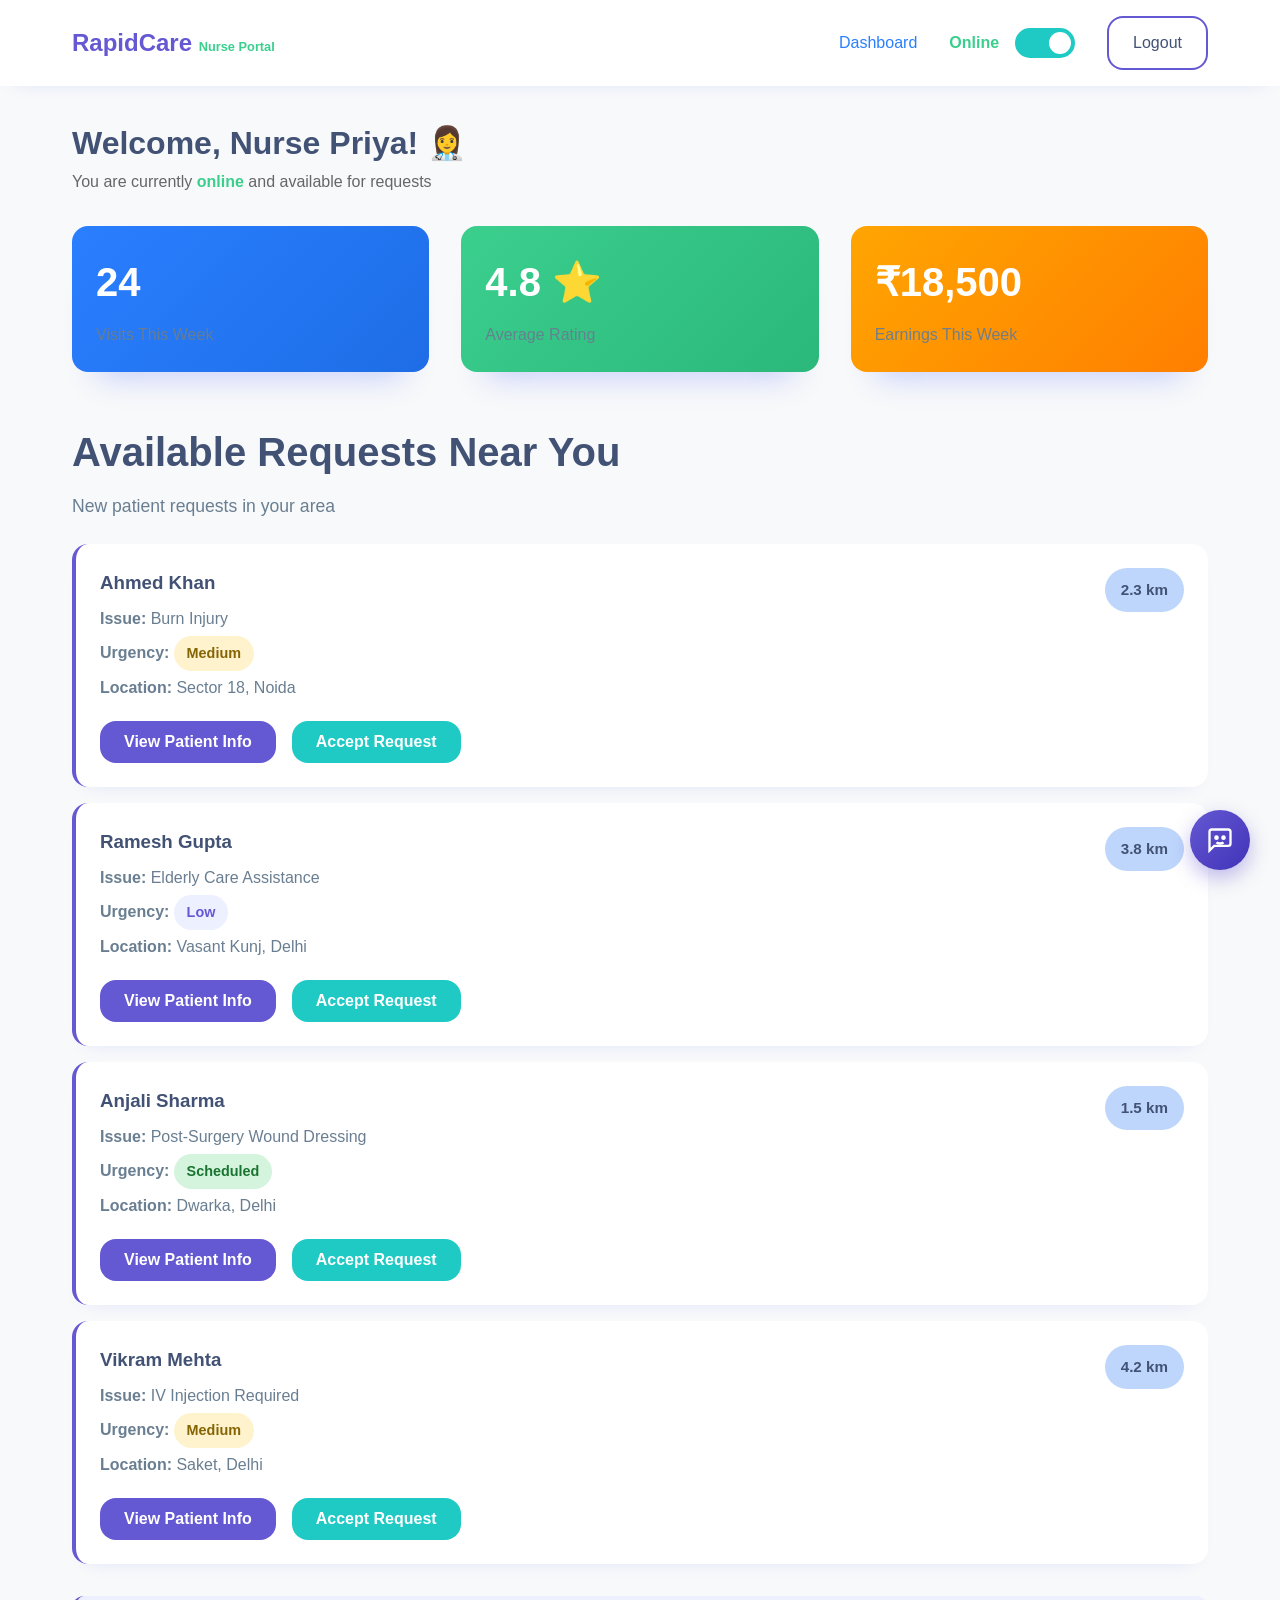
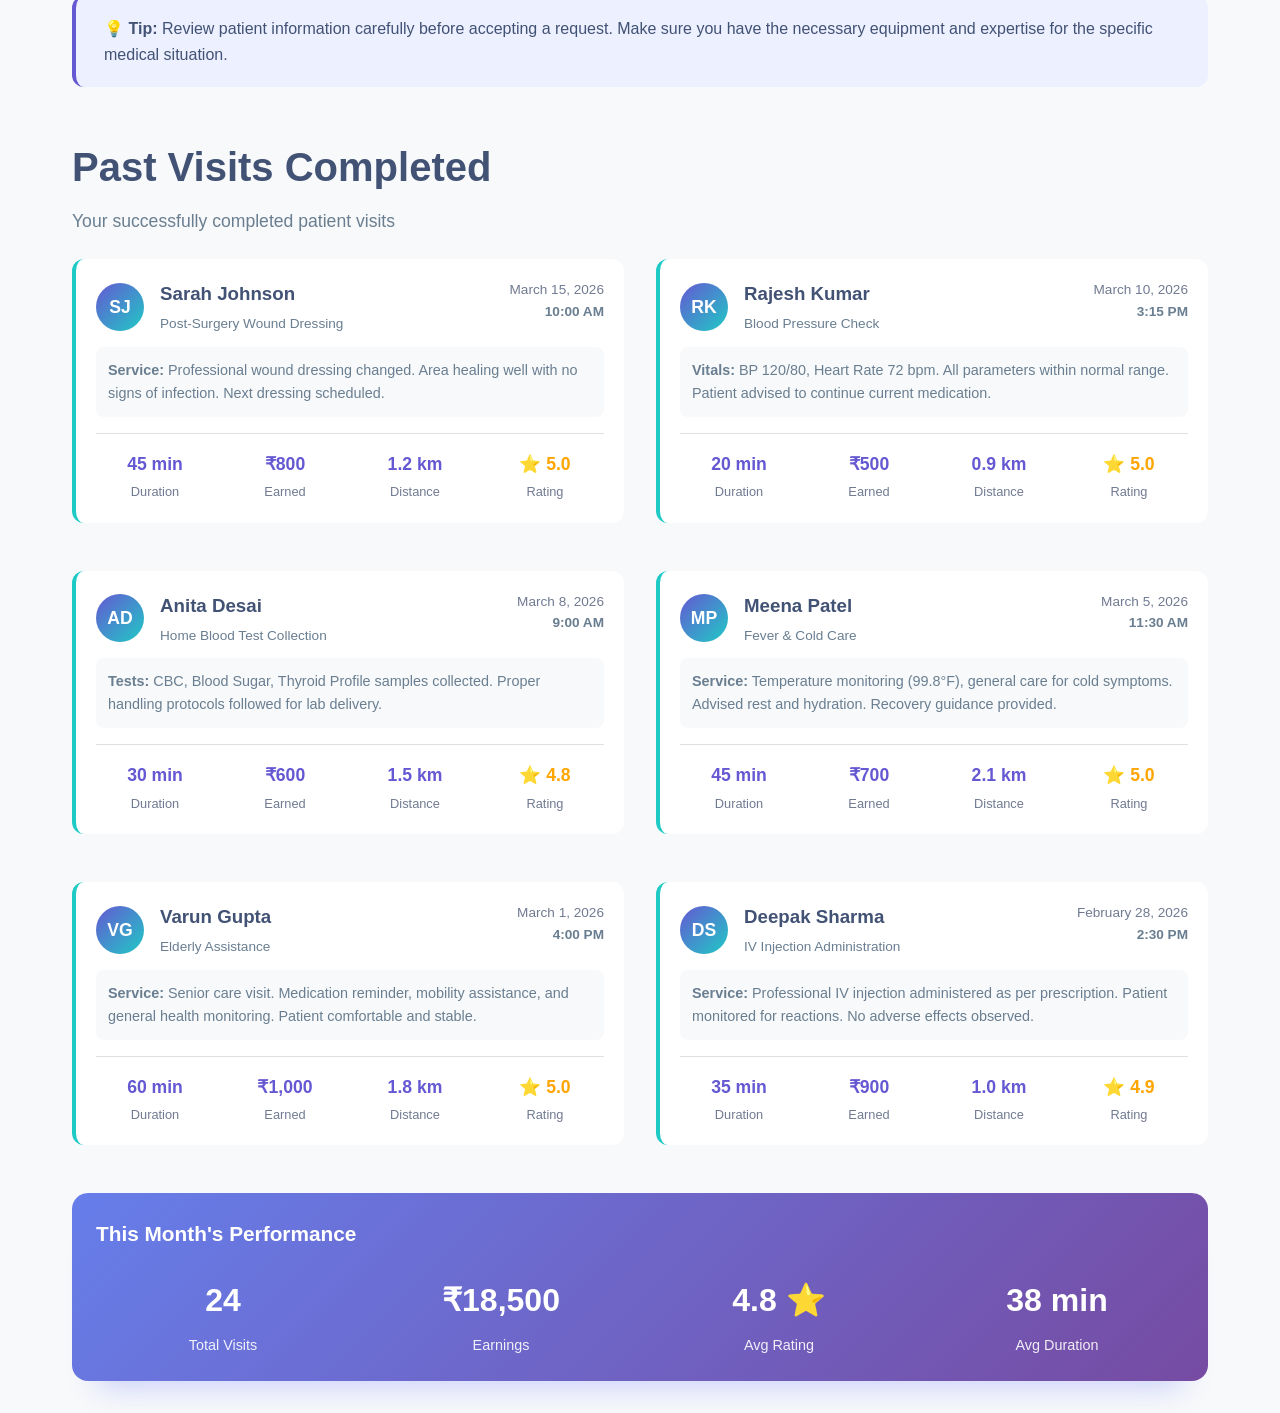
<file: nurse-dashboard.html>
<!doctype html>
<html lang="en">
  <head>
    <meta charset="UTF-8" />
    <meta name="viewport" content="width=device-width, initial-scale=1.0" />
    <title>Nurse Dashboard - RapidCare</title>
    <link rel="stylesheet" href="styles.css" />
  </head>
  <body>
    <!-- Navigation Bar -->
    <nav class="navbar">
      <div class="nav-container">
        <a href="index.html" class="logo"
          >RapidCare
          <span style="font-size: 0.8rem; color: #3bcf8e">Nurse Portal</span></a
        >
        <ul class="nav-links">
          <li>
            <a href="nurse-dashboard.html" style="color: #2a7fff">Dashboard</a>
          </li>
          <li>
            <div class="toggle-switch">
              <span id="statusText" style="font-weight: 600; color: #3bcf8e"
                >Online</span
              >
              <label class="switch">
                <input
                  type="checkbox"
                  id="availabilityToggle"
                  checked
                  onchange="toggleAvailability()"
                />
                <span class="slider"></span>
              </label>
            </div>
          </li>
          <li><a href="index.html" class="btn btn-outline">Logout</a></li>
        </ul>
      </div>
    </nav>

    <!-- Dashboard Container -->
    <div class="dashboard-container">
      <h1>Welcome, Nurse Priya! 👩‍⚕️</h1>
      <p style="color: #666; margin-bottom: 2rem">
        You are currently
        <span id="availabilityStatus" style="color: #3bcf8e; font-weight: 600"
          >online</span
        >
        and available for requests
      </p>

      <!-- Stats Cards -->
      <div class="grid-3" style="margin-bottom: 3rem">
        <div
          class="card"
          style="
            background: linear-gradient(135deg, #2a7fff 0%, #1e6de6 100%);
            color: white;
          "
        >
          <h3 style="color: white; font-size: 2.5rem; margin-bottom: 0.5rem">
            24
          </h3>
          <p style="opacity: 0.95">Visits This Week</p>
        </div>
        <div
          class="card"
          style="
            background: linear-gradient(135deg, #3bcf8e 0%, #2bb87a 100%);
            color: white;
          "
        >
          <h3 style="color: white; font-size: 2.5rem; margin-bottom: 0.5rem">
            4.8 ⭐
          </h3>
          <p style="opacity: 0.95">Average Rating</p>
        </div>
        <div
          class="card"
          style="
            background: linear-gradient(135deg, #ffa502 0%, #ff7f00 100%);
            color: white;
          "
        >
          <h3 style="color: white; font-size: 2.5rem; margin-bottom: 0.5rem">
            ₹18,500
          </h3>
          <p style="opacity: 0.95">Earnings This Week</p>
        </div>
      </div>

      <!-- Available Requests Section -->
      <div
        class="section-header"
        style="text-align: left; margin-bottom: 1.5rem"
      >
        <h2>Available Requests Near You</h2>
        <p>New patient requests in your area</p>
      </div>

      <div id="requestsList">
        <!-- Request Card 1 -->
        <div class="request-card">
          <div class="request-header">
            <div class="request-info">
              <h3 style="margin-bottom: 0.5rem">Ahmed Khan</h3>
              <p><strong>Issue:</strong> Burn Injury</p>
              <p>
                <strong>Urgency:</strong>
                <span class="badge badge-warning">Medium</span>
              </p>
              <p><strong>Location:</strong> Sector 18, Noida</p>
            </div>
            <div class="distance-badge">2.3 km</div>
          </div>
          <div class="request-actions">
            <button class="btn btn-primary" onclick="viewPatientInfo(1)">
              View Patient Info
            </button>
            <button
              class="btn btn-secondary"
              onclick="acceptRequest('Ahmed Khan', 'Burn Injury')"
            >
              Accept Request
            </button>
          </div>
        </div>

        <!-- Request Card 2 -->
        <div class="request-card">
          <div class="request-header">
            <div class="request-info">
              <h3 style="margin-bottom: 0.5rem">Ramesh Gupta</h3>
              <p><strong>Issue:</strong> Elderly Care Assistance</p>
              <p>
                <strong>Urgency:</strong>
                <span class="badge badge-info">Low</span>
              </p>
              <p><strong>Location:</strong> Vasant Kunj, Delhi</p>
            </div>
            <div class="distance-badge">3.8 km</div>
          </div>
          <div class="request-actions">
            <button class="btn btn-primary" onclick="viewPatientInfo(2)">
              View Patient Info
            </button>
            <button
              class="btn btn-secondary"
              onclick="acceptRequest('Ramesh Gupta', 'Elderly Care')"
            >
              Accept Request
            </button>
          </div>
        </div>

        <!-- Request Card 3 -->
        <div class="request-card">
          <div class="request-header">
            <div class="request-info">
              <h3 style="margin-bottom: 0.5rem">Anjali Sharma</h3>
              <p><strong>Issue:</strong> Post-Surgery Wound Dressing</p>
              <p>
                <strong>Urgency:</strong>
                <span class="badge badge-success">Scheduled</span>
              </p>
              <p><strong>Location:</strong> Dwarka, Delhi</p>
            </div>
            <div class="distance-badge">1.5 km</div>
          </div>
          <div class="request-actions">
            <button class="btn btn-primary" onclick="viewPatientInfo(3)">
              View Patient Info
            </button>
            <button
              class="btn btn-secondary"
              onclick="acceptRequest('Anjali Sharma', 'Wound Dressing')"
            >
              Accept Request
            </button>
          </div>
        </div>

        <!-- Request Card 4 -->
        <div class="request-card">
          <div class="request-header">
            <div class="request-info">
              <h3 style="margin-bottom: 0.5rem">Vikram Mehta</h3>
              <p><strong>Issue:</strong> IV Injection Required</p>
              <p>
                <strong>Urgency:</strong>
                <span class="badge badge-warning">Medium</span>
              </p>
              <p><strong>Location:</strong> Saket, Delhi</p>
            </div>
            <div class="distance-badge">4.2 km</div>
          </div>
          <div class="request-actions">
            <button class="btn btn-primary" onclick="viewPatientInfo(4)">
              View Patient Info
            </button>
            <button
              class="btn btn-secondary"
              onclick="acceptRequest('Vikram Mehta', 'IV Injection')"
            >
              Accept Request
            </button>
          </div>
        </div>
      </div>

      <!-- Info Box -->
      <div class="info-box" style="margin-top: 2rem">
        <p>
          <strong>💡 Tip:</strong> Review patient information carefully before
          accepting a request. Make sure you have the necessary equipment and
          expertise for the specific medical situation.
        </p>
      </div>
    </div>

    <!-- Past Visits Section -->
    <div class="dashboard-container" style="margin-top: 3rem">
      <div
        class="section-header"
        style="text-align: left; margin-bottom: 1.5rem"
      >
        <h2>Past Visits Completed</h2>
        <p>Your successfully completed patient visits</p>
      </div>

      <div class="grid-2">
        <!-- Visit 1 -->
        <div class="visit-card">
          <div class="visit-header">
            <div class="visit-patient-info">
              <div class="visit-avatar">SJ</div>
              <div>
                <h3 style="margin: 0 0 0.25rem 0; color: var(--text-dark)">
                  Sarah Johnson
                </h3>
                <p
                  style="
                    margin: 0;
                    font-size: 0.85rem;
                    color: var(--text-medium);
                  "
                >
                  Post-Surgery Wound Dressing
                </p>
              </div>
            </div>
            <div style="text-align: right">
              <div style="font-size: 0.85rem; color: var(--text-light)">
                March 15, 2026
              </div>
              <div
                style="
                  font-size: 0.85rem;
                  color: var(--text-medium);
                  font-weight: 600;
                "
              >
                10:00 AM
              </div>
            </div>
          </div>
          <div
            style="
              background: #f8f9fa;
              padding: 0.75rem;
              border-radius: 8px;
              margin-bottom: 0.75rem;
            "
          >
            <p style="margin: 0; font-size: 0.9rem; color: var(--text-medium)">
              <strong>Service:</strong> Professional wound dressing changed.
              Area healing well with no signs of infection. Next dressing
              scheduled.
            </p>
          </div>
          <div class="visit-stats">
            <div class="visit-stat">
              <div class="visit-stat-value">45 min</div>
              <div class="visit-stat-label">Duration</div>
            </div>
            <div class="visit-stat">
              <div class="visit-stat-value">₹800</div>
              <div class="visit-stat-label">Earned</div>
            </div>
            <div class="visit-stat">
              <div class="visit-stat-value">1.2 km</div>
              <div class="visit-stat-label">Distance</div>
            </div>
            <div class="visit-stat">
              <div class="visit-stat-value" style="color: #ffa502">⭐ 5.0</div>
              <div class="visit-stat-label">Rating</div>
            </div>
          </div>
        </div>

        <!-- Visit 2 -->
        <div class="visit-card">
          <div class="visit-header">
            <div class="visit-patient-info">
              <div class="visit-avatar">RK</div>
              <div>
                <h3 style="margin: 0 0 0.25rem 0; color: var(--text-dark)">
                  Rajesh Kumar
                </h3>
                <p
                  style="
                    margin: 0;
                    font-size: 0.85rem;
                    color: var(--text-medium);
                  "
                >
                  Blood Pressure Check
                </p>
              </div>
            </div>
            <div style="text-align: right">
              <div style="font-size: 0.85rem; color: var(--text-light)">
                March 10, 2026
              </div>
              <div
                style="
                  font-size: 0.85rem;
                  color: var(--text-medium);
                  font-weight: 600;
                "
              >
                3:15 PM
              </div>
            </div>
          </div>
          <div
            style="
              background: #f8f9fa;
              padding: 0.75rem;
              border-radius: 8px;
              margin-bottom: 0.75rem;
            "
          >
            <p style="margin: 0; font-size: 0.9rem; color: var(--text-medium)">
              <strong>Vitals:</strong> BP 120/80, Heart Rate 72 bpm. All
              parameters within normal range. Patient advised to continue
              current medication.
            </p>
          </div>
          <div class="visit-stats">
            <div class="visit-stat">
              <div class="visit-stat-value">20 min</div>
              <div class="visit-stat-label">Duration</div>
            </div>
            <div class="visit-stat">
              <div class="visit-stat-value">₹500</div>
              <div class="visit-stat-label">Earned</div>
            </div>
            <div class="visit-stat">
              <div class="visit-stat-value">0.9 km</div>
              <div class="visit-stat-label">Distance</div>
            </div>
            <div class="visit-stat">
              <div class="visit-stat-value" style="color: #ffa502">⭐ 5.0</div>
              <div class="visit-stat-label">Rating</div>
            </div>
          </div>
        </div>

        <!-- Visit 3 -->
        <div class="visit-card">
          <div class="visit-header">
            <div class="visit-patient-info">
              <div class="visit-avatar">AD</div>
              <div>
                <h3 style="margin: 0 0 0.25rem 0; color: var(--text-dark)">
                  Anita Desai
                </h3>
                <p
                  style="
                    margin: 0;
                    font-size: 0.85rem;
                    color: var(--text-medium);
                  "
                >
                  Home Blood Test Collection
                </p>
              </div>
            </div>
            <div style="text-align: right">
              <div style="font-size: 0.85rem; color: var(--text-light)">
                March 8, 2026
              </div>
              <div
                style="
                  font-size: 0.85rem;
                  color: var(--text-medium);
                  font-weight: 600;
                "
              >
                9:00 AM
              </div>
            </div>
          </div>
          <div
            style="
              background: #f8f9fa;
              padding: 0.75rem;
              border-radius: 8px;
              margin-bottom: 0.75rem;
            "
          >
            <p style="margin: 0; font-size: 0.9rem; color: var(--text-medium)">
              <strong>Tests:</strong> CBC, Blood Sugar, Thyroid Profile samples
              collected. Proper handling protocols followed for lab delivery.
            </p>
          </div>
          <div class="visit-stats">
            <div class="visit-stat">
              <div class="visit-stat-value">30 min</div>
              <div class="visit-stat-label">Duration</div>
            </div>
            <div class="visit-stat">
              <div class="visit-stat-value">₹600</div>
              <div class="visit-stat-label">Earned</div>
            </div>
            <div class="visit-stat">
              <div class="visit-stat-value">1.5 km</div>
              <div class="visit-stat-label">Distance</div>
            </div>
            <div class="visit-stat">
              <div class="visit-stat-value" style="color: #ffa502">⭐ 4.8</div>
              <div class="visit-stat-label">Rating</div>
            </div>
          </div>
        </div>

        <!-- Visit 4 -->
        <div class="visit-card">
          <div class="visit-header">
            <div class="visit-patient-info">
              <div class="visit-avatar">MP</div>
              <div>
                <h3 style="margin: 0 0 0.25rem 0; color: var(--text-dark)">
                  Meena Patel
                </h3>
                <p
                  style="
                    margin: 0;
                    font-size: 0.85rem;
                    color: var(--text-medium);
                  "
                >
                  Fever & Cold Care
                </p>
              </div>
            </div>
            <div style="text-align: right">
              <div style="font-size: 0.85rem; color: var(--text-light)">
                March 5, 2026
              </div>
              <div
                style="
                  font-size: 0.85rem;
                  color: var(--text-medium);
                  font-weight: 600;
                "
              >
                11:30 AM
              </div>
            </div>
          </div>
          <div
            style="
              background: #f8f9fa;
              padding: 0.75rem;
              border-radius: 8px;
              margin-bottom: 0.75rem;
            "
          >
            <p style="margin: 0; font-size: 0.9rem; color: var(--text-medium)">
              <strong>Service:</strong> Temperature monitoring (99.8°F), general
              care for cold symptoms. Advised rest and hydration. Recovery
              guidance provided.
            </p>
          </div>
          <div class="visit-stats">
            <div class="visit-stat">
              <div class="visit-stat-value">45 min</div>
              <div class="visit-stat-label">Duration</div>
            </div>
            <div class="visit-stat">
              <div class="visit-stat-value">₹700</div>
              <div class="visit-stat-label">Earned</div>
            </div>
            <div class="visit-stat">
              <div class="visit-stat-value">2.1 km</div>
              <div class="visit-stat-label">Distance</div>
            </div>
            <div class="visit-stat">
              <div class="visit-stat-value" style="color: #ffa502">⭐ 5.0</div>
              <div class="visit-stat-label">Rating</div>
            </div>
          </div>
        </div>

        <!-- Visit 5 -->
        <div class="visit-card">
          <div class="visit-header">
            <div class="visit-patient-info">
              <div class="visit-avatar">VG</div>
              <div>
                <h3 style="margin: 0 0 0.25rem 0; color: var(--text-dark)">
                  Varun Gupta
                </h3>
                <p
                  style="
                    margin: 0;
                    font-size: 0.85rem;
                    color: var(--text-medium);
                  "
                >
                  Elderly Assistance
                </p>
              </div>
            </div>
            <div style="text-align: right">
              <div style="font-size: 0.85rem; color: var(--text-light)">
                March 1, 2026
              </div>
              <div
                style="
                  font-size: 0.85rem;
                  color: var(--text-medium);
                  font-weight: 600;
                "
              >
                4:00 PM
              </div>
            </div>
          </div>
          <div
            style="
              background: #f8f9fa;
              padding: 0.75rem;
              border-radius: 8px;
              margin-bottom: 0.75rem;
            "
          >
            <p style="margin: 0; font-size: 0.9rem; color: var(--text-medium)">
              <strong>Service:</strong> Senior care visit. Medication reminder,
              mobility assistance, and general health monitoring. Patient
              comfortable and stable.
            </p>
          </div>
          <div class="visit-stats">
            <div class="visit-stat">
              <div class="visit-stat-value">60 min</div>
              <div class="visit-stat-label">Duration</div>
            </div>
            <div class="visit-stat">
              <div class="visit-stat-value">₹1,000</div>
              <div class="visit-stat-label">Earned</div>
            </div>
            <div class="visit-stat">
              <div class="visit-stat-value">1.8 km</div>
              <div class="visit-stat-label">Distance</div>
            </div>
            <div class="visit-stat">
              <div class="visit-stat-value" style="color: #ffa502">⭐ 5.0</div>
              <div class="visit-stat-label">Rating</div>
            </div>
          </div>
        </div>

        <!-- Visit 6 -->
        <div class="visit-card">
          <div class="visit-header">
            <div class="visit-patient-info">
              <div class="visit-avatar">DS</div>
              <div>
                <h3 style="margin: 0 0 0.25rem 0; color: var(--text-dark)">
                  Deepak Sharma
                </h3>
                <p
                  style="
                    margin: 0;
                    font-size: 0.85rem;
                    color: var(--text-medium);
                  "
                >
                  IV Injection Administration
                </p>
              </div>
            </div>
            <div style="text-align: right">
              <div style="font-size: 0.85rem; color: var(--text-light)">
                February 28, 2026
              </div>
              <div
                style="
                  font-size: 0.85rem;
                  color: var(--text-medium);
                  font-weight: 600;
                "
              >
                2:30 PM
              </div>
            </div>
          </div>
          <div
            style="
              background: #f8f9fa;
              padding: 0.75rem;
              border-radius: 8px;
              margin-bottom: 0.75rem;
            "
          >
            <p style="margin: 0; font-size: 0.9rem; color: var(--text-medium)">
              <strong>Service:</strong> Professional IV injection administered
              as per prescription. Patient monitored for reactions. No adverse
              effects observed.
            </p>
          </div>
          <div class="visit-stats">
            <div class="visit-stat">
              <div class="visit-stat-value">35 min</div>
              <div class="visit-stat-label">Duration</div>
            </div>
            <div class="visit-stat">
              <div class="visit-stat-value">₹900</div>
              <div class="visit-stat-label">Earned</div>
            </div>
            <div class="visit-stat">
              <div class="visit-stat-value">1.0 km</div>
              <div class="visit-stat-label">Distance</div>
            </div>
            <div class="visit-stat">
              <div class="visit-stat-value" style="color: #ffa502">⭐ 4.9</div>
              <div class="visit-stat-label">Rating</div>
            </div>
          </div>
        </div>
      </div>

      <!-- Summary Stats -->
      <div
        class="card"
        style="
          margin-top: 2rem;
          background: linear-gradient(135deg, #667eea 0%, #764ba2 100%);
          color: white;
        "
      >
        <h3 style="color: white; margin-bottom: 1.5rem">
          This Month's Performance
        </h3>
        <div
          style="
            display: grid;
            grid-template-columns: repeat(4, 1fr);
            gap: 1.5rem;
          "
        >
          <div style="text-align: center">
            <div
              style="font-size: 2rem; font-weight: 700; margin-bottom: 0.5rem"
            >
              24
            </div>
            <div style="font-size: 0.9rem; opacity: 0.9">Total Visits</div>
          </div>
          <div style="text-align: center">
            <div
              style="font-size: 2rem; font-weight: 700; margin-bottom: 0.5rem"
            >
              ₹18,500
            </div>
            <div style="font-size: 0.9rem; opacity: 0.9">Earnings</div>
          </div>
          <div style="text-align: center">
            <div
              style="font-size: 2rem; font-weight: 700; margin-bottom: 0.5rem"
            >
              4.8 ⭐
            </div>
            <div style="font-size: 0.9rem; opacity: 0.9">Avg Rating</div>
          </div>
          <div style="text-align: center">
            <div
              style="font-size: 2rem; font-weight: 700; margin-bottom: 0.5rem"
            >
              38 min
            </div>
            <div style="font-size: 0.9rem; opacity: 0.9">Avg Duration</div>
          </div>
        </div>
      </div>
    </div>

    <!-- Patient Info Modal -->
    <div class="modal" id="patientModal">
      <div class="modal-content">
        <div class="modal-header">
          <h2 id="modalPatientName">Patient Information</h2>
          <button class="modal-close" onclick="closeModal()">&times;</button>
        </div>
        <div id="modalContent">
          <!-- Patient details will be populated here -->
        </div>
        <button
          class="btn btn-primary btn-large"
          style="width: 100%; margin-top: 1rem"
          onclick="closeModal()"
        >
          Close
        </button>
      </div>
    </div>

    <!-- Floating AI Chat Button -->
    <div class="floating-ai-chat" onclick="openAIChat()">
      <svg
        width="28"
        height="28"
        viewBox="0 0 24 24"
        fill="none"
        stroke="currentColor"
        stroke-width="2"
      >
        <path
          d="M21 15a2 2 0 0 1-2 2H7l-4 4V5a2 2 0 0 1 2-2h14a2 2 0 0 1 2 2z"
        />
        <circle cx="9" cy="10" r="1" fill="currentColor" />
        <circle cx="15" cy="10" r="1" fill="currentColor" />
        <path d="M9 14s1 1 3 1 3-1 3-1" />
      </svg>
    </div>

    <script src="script.js"></script>
    <script>
      // Patient data
      const patientData = {
        1: {
          name: "Ahmed Khan",
          age: 35,
          bloodGroup: "B+",
          allergies: "None reported",
          issue: "Second-degree burn on right forearm from cooking accident",
          medicalConditions: "No known chronic conditions",
          medications: "None",
          painLevel: 4,
          bleeding: "No",
          additionalInfo:
            "Burn occurred 2 hours ago. Applied cold water immediately. Area is red and blistering.",
        },
        2: {
          name: "Ramesh Gupta",
          age: 72,
          bloodGroup: "O+",
          allergies: "Penicillin",
          issue:
            "Routine elderly care, medication administration, and vitals check",
          medicalConditions: "Type 2 Diabetes, Hypertension",
          medications: "Metformin, Amlodipine",
          painLevel: 1,
          bleeding: "No",
          additionalInfo:
            "Regular patient. Needs assistance with daily medication and blood pressure monitoring.",
        },
        3: {
          name: "Anjali Sharma",
          age: 28,
          bloodGroup: "A+",
          allergies: "Latex",
          issue: "Post-appendectomy wound dressing change (Day 5 post-op)",
          medicalConditions: "Post-surgical recovery",
          medications: "Antibiotics (Cefixime), Pain relievers",
          painLevel: 2,
          bleeding: "No",
          additionalInfo:
            "Surgical site appears clean. Wants wound dressing changed as per doctor's instructions.",
        },
        4: {
          name: "Vikram Mehta",
          age: 45,
          bloodGroup: "AB+",
          allergies: "None reported",
          issue: "IV antibiotic administration as prescribed by physician",
          medicalConditions: "Respiratory infection",
          medications: "IV Antibiotics (prescription provided)",
          painLevel: 2,
          bleeding: "No",
          additionalInfo:
            "Doctor has prescribed 5-day course of IV antibiotics. Patient prefers left arm for IV access.",
        },
      };

      // Toggle availability
      function toggleAvailability() {
        const toggle = document.getElementById("availabilityToggle");
        const statusText = document.getElementById("statusText");
        const availabilityStatus =
          document.getElementById("availabilityStatus");

        if (toggle.checked) {
          statusText.textContent = "Online";
          statusText.style.color = "#3BCF8E";
          availabilityStatus.textContent = "online";
          availabilityStatus.style.color = "#3BCF8E";
        } else {
          statusText.textContent = "Offline";
          statusText.style.color = "#999";
          availabilityStatus.textContent = "offline";
          availabilityStatus.style.color = "#999";
        }
      }

      // View patient info
      function viewPatientInfo(patientId) {
        const patient = patientData[patientId];
        const modal = document.getElementById("patientModal");
        const modalName = document.getElementById("modalPatientName");
        const modalContent = document.getElementById("modalContent");

        modalName.textContent = patient.name + " - Medical Information";

        modalContent.innerHTML = `
                <div style="margin-bottom: 1.5rem;">
                    <div style="display: grid; grid-template-columns: 1fr 1fr; gap: 1rem; margin-bottom: 1rem;">
                        <div>
                            <strong>Age:</strong> ${patient.age} years
                        </div>
                        <div>
                            <strong>Blood Group:</strong> ${patient.bloodGroup}
                        </div>
                    </div>

                    <div style="margin-bottom: 1rem;">
                        <strong>Allergies:</strong><br>
                        <span style="color: ${patient.allergies === "None reported" ? "#3BCF8E" : "#ff4757"};">
                            ${patient.allergies}
                        </span>
                    </div>

                    <div style="margin-bottom: 1rem;">
                        <strong>Medical Issue:</strong><br>
                        <p style="color: #666; margin-top: 0.5rem;">${patient.issue}</p>
                    </div>

                    <div style="margin-bottom: 1rem;">
                        <strong>Chronic Conditions:</strong><br>
                        <p style="color: #666; margin-top: 0.5rem;">${patient.medicalConditions}</p>
                    </div>

                    <div style="margin-bottom: 1rem;">
                        <strong>Current Medications:</strong><br>
                        <p style="color: #666; margin-top: 0.5rem;">${patient.medications}</p>
                    </div>

                    <div style="display: grid; grid-template-columns: 1fr 1fr; gap: 1rem; margin-bottom: 1rem;">
                        <div>
                            <strong>Pain Level:</strong> ${patient.painLevel}/5
                        </div>
                        <div>
                            <strong>Bleeding:</strong> ${patient.bleeding}
                        </div>
                    </div>

                    <div style="background: #f0f9ff; padding: 1rem; border-radius: 8px; border-left: 4px solid #2A7FFF;">
                        <strong>Additional Information:</strong><br>
                        <p style="color: #666; margin-top: 0.5rem; margin-bottom: 0;">${patient.additionalInfo}</p>
                    </div>
                </div>
            `;

        modal.classList.add("active");
      }

      // Close modal
      function closeModal() {
        document.getElementById("patientModal").classList.remove("active");
      }

      // Accept request
      function acceptRequest(patientName, issue) {
        if (
          confirm(
            `Accept request from ${patientName}?\n\nIssue: ${issue}\n\nYou will be navigated to the patient location.`,
          )
        ) {
          alert(
            `✅ Request Accepted!\n\nPatient: ${patientName}\n\nYou can now view the patient's location and start navigation. The patient has been notified of your acceptance.`,
          );

          // In a real app, this would navigate to a navigation/tracking screen
          // For demo purposes, we'll just show a success message
        }
      }

      // Close modal when clicking outside
      window.onclick = function (event) {
        const modal = document.getElementById("patientModal");
        if (event.target === modal) {
          closeModal();
        }
      };

      function openAIChat() {
        alert(
          '🤖 AI Health Assistant\n\n"Hello! I\'m your AI health assistant. How can I help you today?\n\n• Book diagnostic tests\n• Understand test results\n• Get health recommendations\n• Find nearby nurses\n• Answer medical questions"\n\n(AI Chat feature coming soon!)',
        );
      }
    </script>
  </body>
</html>
</file>
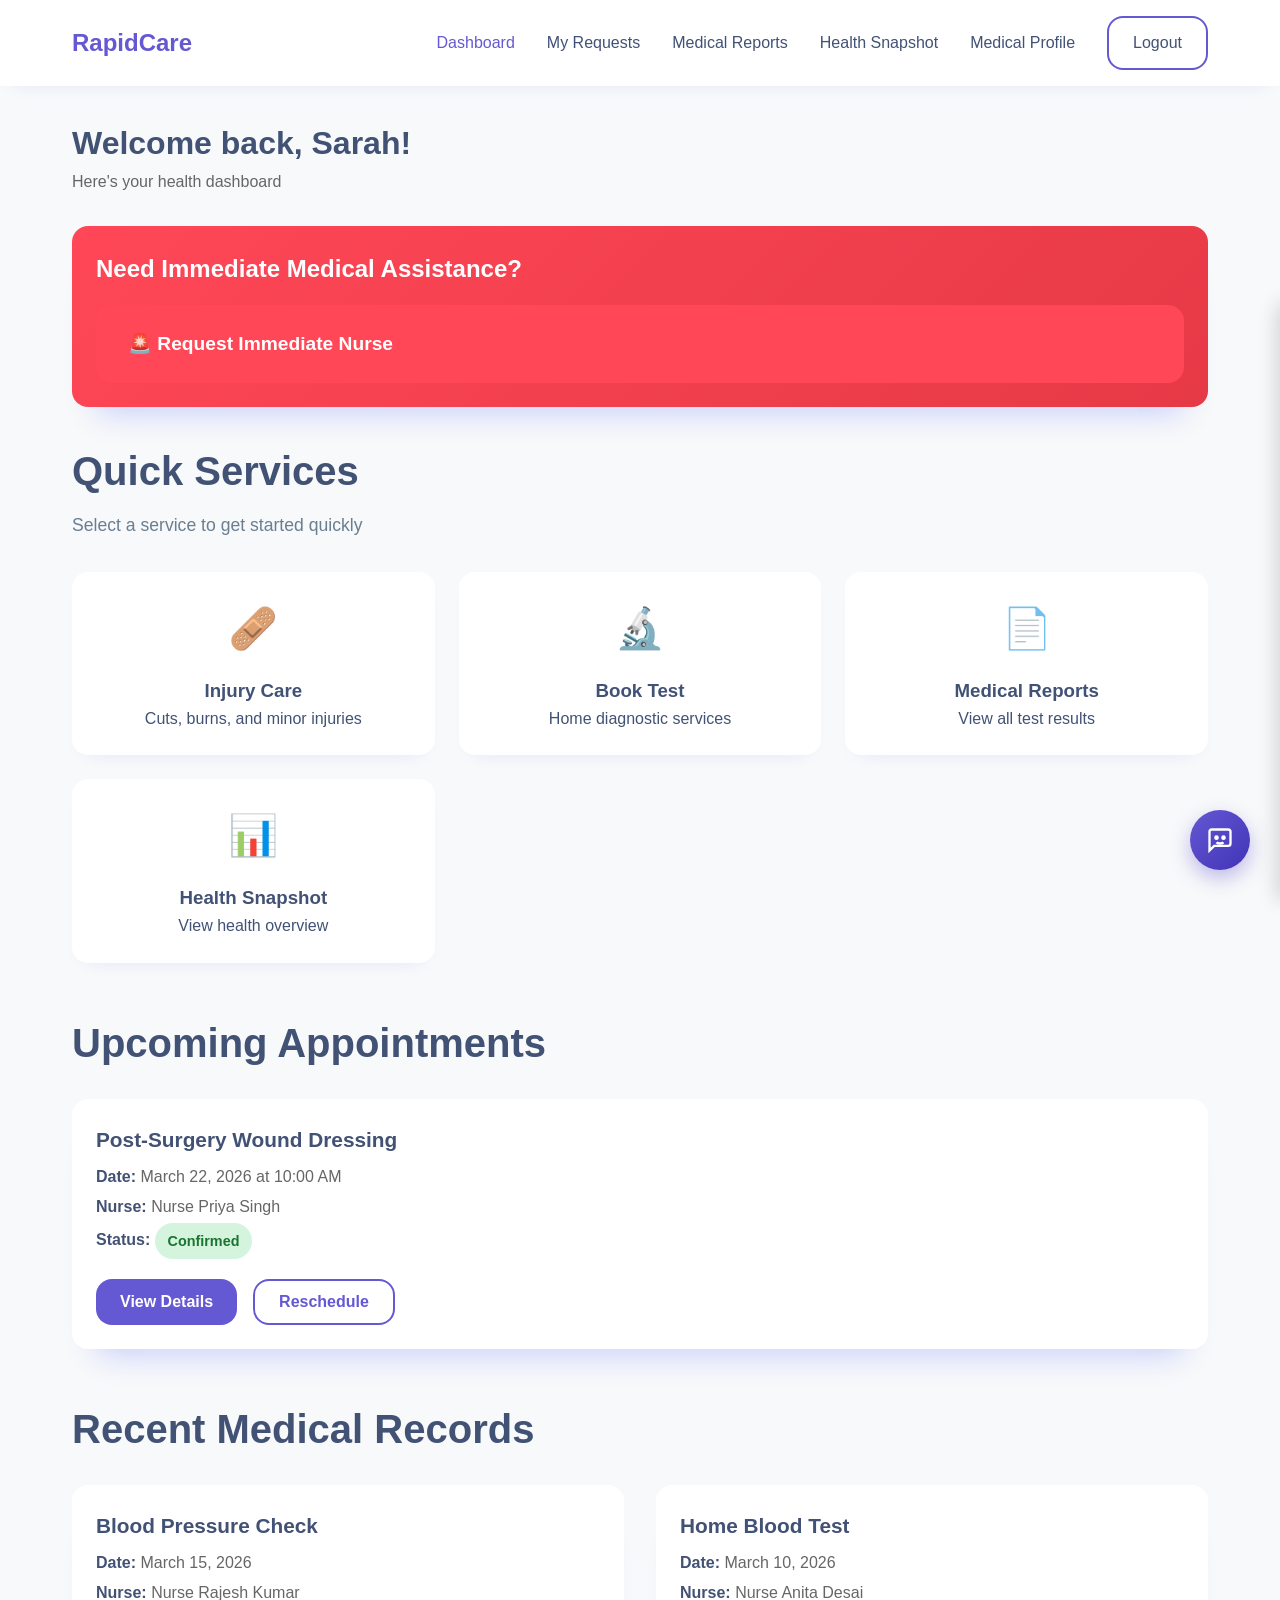
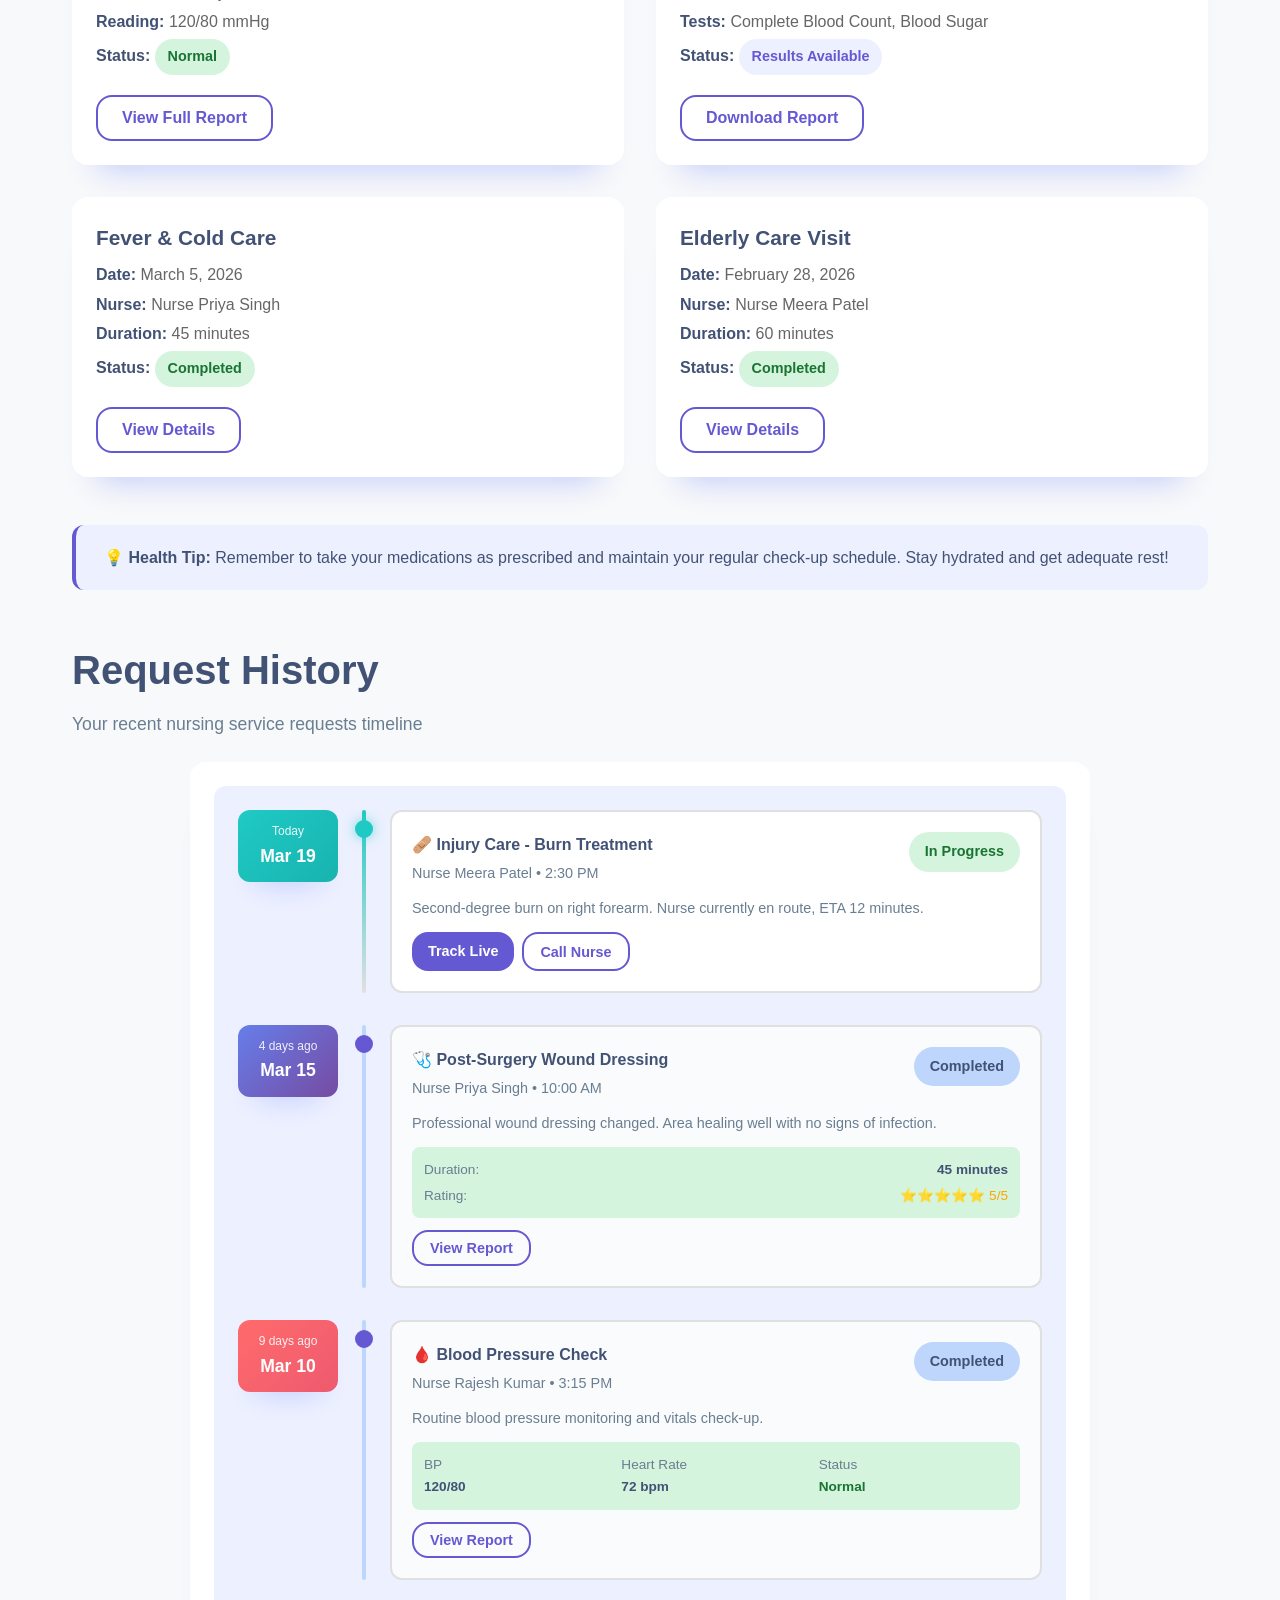
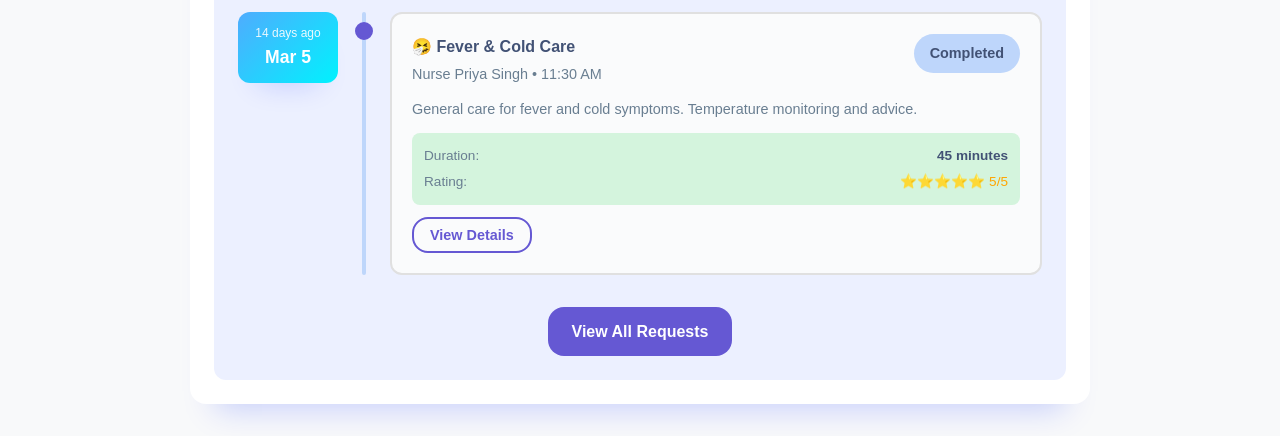
<file: patient-dashboard.html>
<!doctype html>
<html lang="en">
  <head>
    <meta charset="UTF-8" />
    <meta name="viewport" content="width=device-width, initial-scale=1.0" />
    <title>Patient Dashboard - RapidCare</title>
    <link rel="stylesheet" href="styles.css" />
  </head>
  <body>
    <!-- Navigation Bar -->
    <nav class="navbar">
      <div class="nav-container">
        <a href="index.html" class="logo">RapidCare</a>
        <ul class="nav-links">
          <li>
            <a href="patient-dashboard.html" style="color: #6558d3"
              >Dashboard</a
            >
          </li>
          <li><a href="my-requests.html">My Requests</a></li>
          <li><a href="medical-reports.html">Medical Reports</a></li>
          <li><a href="health-snapshot.html">Health Snapshot</a></li>
          <li><a href="profile.html">Medical Profile</a></li>
          <li><a href="index.html" class="btn btn-outline">Logout</a></li>
        </ul>
      </div>
    </nav>

    <!-- Dashboard Container -->
    <div class="dashboard-container">
      <h1>Welcome back, Sarah!</h1>
      <p style="color: #666; margin-bottom: 2rem">
        Here's your health dashboard
      </p>

      <!-- Emergency Request Card -->
      <div
        class="card"
        style="
          background: linear-gradient(135deg, #ff4757 0%, #e63946 100%);
          color: white;
          margin-bottom: 2rem;
        "
      >
        <h2 style="color: white; margin-bottom: 1rem; font-size: 1.5rem">
          Need Immediate Medical Assistance?
        </h2>
        <a href="triage.html" class="btn btn-emergency"
          >🚨 Request Immediate Nurse</a
        >
      </div>

      <!-- Quick Services Section -->
      <div
        class="section-header"
        style="text-align: left; margin-bottom: 1.5rem"
      >
        <h2>Quick Services</h2>
        <p>Select a service to get started quickly</p>
      </div>

      <div class="dashboard-grid">
        <div
          class="quick-service-card"
          onclick="window.location.href = 'triage.html'"
        >
          <div class="card-icon">🩹</div>
          <h3>Injury Care</h3>
          <p>Cuts, burns, and minor injuries</p>
        </div>

        <div
          class="quick-service-card"
          onclick="window.location.href = 'book-test.html'"
        >
          <div class="card-icon">🔬</div>
          <h3>Book Test</h3>
          <p>Home diagnostic services</p>
        </div>

        <div
          class="quick-service-card"
          onclick="window.location.href = 'medical-reports.html'"
        >
          <div class="card-icon">📄</div>
          <h3>Medical Reports</h3>
          <p>View all test results</p>
        </div>

        <div
          class="quick-service-card"
          onclick="window.location.href = 'health-snapshot.html'"
        >
          <div class="card-icon">📊</div>
          <h3>Health Snapshot</h3>
          <p>View health overview</p>
        </div>
      </div>

      <!-- Upcoming Appointments -->
      <div
        class="section-header"
        style="text-align: left; margin-top: 3rem; margin-bottom: 1.5rem"
      >
        <h2>Upcoming Appointments</h2>
      </div>

      <div class="card">
        <div class="request-header">
          <div>
            <h3 style="margin-bottom: 0.5rem">Post-Surgery Wound Dressing</h3>
            <p style="color: #666; margin: 0.25rem 0">
              <strong>Date:</strong> March 22, 2026 at 10:00 AM
            </p>
            <p style="color: #666; margin: 0.25rem 0">
              <strong>Nurse:</strong> Nurse Priya Singh
            </p>
            <p style="color: #666; margin: 0.25rem 0">
              <strong>Status:</strong>
              <span class="badge badge-success">Confirmed</span>
            </p>
          </div>
        </div>
        <div style="margin-top: 1rem; display: flex; gap: 1rem">
          <button class="btn btn-primary">View Details</button>
          <button class="btn btn-outline">Reschedule</button>
        </div>
      </div>

      <!-- Recent Medical Records -->
      <div
        class="section-header"
        style="text-align: left; margin-top: 3rem; margin-bottom: 1.5rem"
      >
        <h2>Recent Medical Records</h2>
      </div>

      <div class="grid-2">
        <div class="card">
          <h3 style="margin-bottom: 0.5rem">Blood Pressure Check</h3>
          <p style="color: #666; margin: 0.25rem 0">
            <strong>Date:</strong> March 15, 2026
          </p>
          <p style="color: #666; margin: 0.25rem 0">
            <strong>Nurse:</strong> Nurse Rajesh Kumar
          </p>
          <p style="color: #666; margin: 0.25rem 0">
            <strong>Reading:</strong> 120/80 mmHg
          </p>
          <p style="color: #666; margin: 0.25rem 0">
            <strong>Status:</strong>
            <span class="badge badge-success">Normal</span>
          </p>
          <button class="btn btn-outline" style="margin-top: 1rem">
            View Full Report
          </button>
        </div>

        <div class="card">
          <h3 style="margin-bottom: 0.5rem">Home Blood Test</h3>
          <p style="color: #666; margin: 0.25rem 0">
            <strong>Date:</strong> March 10, 2026
          </p>
          <p style="color: #666; margin: 0.25rem 0">
            <strong>Nurse:</strong> Nurse Anita Desai
          </p>
          <p style="color: #666; margin: 0.25rem 0">
            <strong>Tests:</strong> Complete Blood Count, Blood Sugar
          </p>
          <p style="color: #666; margin: 0.25rem 0">
            <strong>Status:</strong>
            <span class="badge badge-info">Results Available</span>
          </p>
          <button class="btn btn-outline" style="margin-top: 1rem">
            Download Report
          </button>
        </div>

        <div class="card">
          <h3 style="margin-bottom: 0.5rem">Fever & Cold Care</h3>
          <p style="color: #666; margin: 0.25rem 0">
            <strong>Date:</strong> March 5, 2026
          </p>
          <p style="color: #666; margin: 0.25rem 0">
            <strong>Nurse:</strong> Nurse Priya Singh
          </p>
          <p style="color: #666; margin: 0.25rem 0">
            <strong>Duration:</strong> 45 minutes
          </p>
          <p style="color: #666; margin: 0.25rem 0">
            <strong>Status:</strong>
            <span class="badge badge-success">Completed</span>
          </p>
          <button class="btn btn-outline" style="margin-top: 1rem">
            View Details
          </button>
        </div>

        <div class="card">
          <h3 style="margin-bottom: 0.5rem">Elderly Care Visit</h3>
          <p style="color: #666; margin: 0.25rem 0">
            <strong>Date:</strong> February 28, 2026
          </p>
          <p style="color: #666; margin: 0.25rem 0">
            <strong>Nurse:</strong> Nurse Meera Patel
          </p>
          <p style="color: #666; margin: 0.25rem 0">
            <strong>Duration:</strong> 60 minutes
          </p>
          <p style="color: #666; margin: 0.25rem 0">
            <strong>Status:</strong>
            <span class="badge badge-success">Completed</span>
          </p>
          <button class="btn btn-outline" style="margin-top: 1rem">
            View Details
          </button>
        </div>
      </div>

      <!-- Health Tips Section -->
      <div class="info-box" style="margin-top: 3rem">
        <p>
          <strong>💡 Health Tip:</strong> Remember to take your medications as
          prescribed and maintain your regular check-up schedule. Stay hydrated
          and get adequate rest!
        </p>
      </div>

      <!-- Request History Timeline -->
      <div
        class="section-header"
        style="text-align: left; margin-top: 3rem; margin-bottom: 1.5rem"
      >
        <h2>Request History</h2>
        <p>Your recent nursing service requests timeline</p>
      </div>

      <div class="card" style="max-width: 900px; margin: 0 auto">
        <div class="inner">
          <!-- Timeline Item 1 - Today -->
          <div class="history-timeline-item">
            <div
              class="timeline-date-badge"
              style="background: linear-gradient(135deg, #1fcac5, #18b3af)"
            >
              <div style="font-size: 0.75rem; opacity: 0.9">Today</div>
              <div style="font-weight: 700; font-size: 1.1rem">Mar 19</div>
            </div>
            <div class="timeline-connector active"></div>
            <div class="timeline-content-card">
              <div
                style="
                  display: flex;
                  justify-content: space-between;
                  align-items: start;
                  margin-bottom: 0.75rem;
                "
              >
                <div>
                  <h4 style="margin: 0 0 0.25rem 0; color: var(--text-dark)">
                    🩹 Injury Care - Burn Treatment
                  </h4>
                  <p
                    style="
                      margin: 0;
                      font-size: 0.9rem;
                      color: var(--text-medium);
                    "
                  >
                    Nurse Meera Patel • 2:30 PM
                  </p>
                </div>
                <span class="request-status status-in-progress"
                  >In Progress</span
                >
              </div>
              <p
                style="
                  font-size: 0.9rem;
                  color: var(--text-medium);
                  margin-bottom: 0.75rem;
                "
              >
                Second-degree burn on right forearm. Nurse currently en route,
                ETA 12 minutes.
              </p>
              <div style="display: flex; gap: 0.5rem">
                <a
                  href="tracking.html"
                  class="btn btn-primary"
                  style="padding: 0.5rem 1rem; font-size: 0.9rem"
                  >Track Live</a
                >
                <button
                  class="btn btn-outline"
                  style="padding: 0.5rem 1rem; font-size: 0.9rem"
                >
                  Call Nurse
                </button>
              </div>
            </div>
          </div>

          <!-- Timeline Item 2 - March 15 -->
          <div class="history-timeline-item">
            <div
              class="timeline-date-badge"
              style="background: linear-gradient(135deg, #667eea, #764ba2)"
            >
              <div style="font-size: 0.75rem; opacity: 0.9">4 days ago</div>
              <div style="font-weight: 700; font-size: 1.1rem">Mar 15</div>
            </div>
            <div class="timeline-connector completed"></div>
            <div class="timeline-content-card completed">
              <div
                style="
                  display: flex;
                  justify-content: space-between;
                  align-items: start;
                  margin-bottom: 0.75rem;
                "
              >
                <div>
                  <h4 style="margin: 0 0 0.25rem 0; color: var(--text-dark)">
                    🩺 Post-Surgery Wound Dressing
                  </h4>
                  <p
                    style="
                      margin: 0;
                      font-size: 0.9rem;
                      color: var(--text-medium);
                    "
                  >
                    Nurse Priya Singh • 10:00 AM
                  </p>
                </div>
                <span class="request-status status-completed">Completed</span>
              </div>
              <p
                style="
                  font-size: 0.9rem;
                  color: var(--text-medium);
                  margin-bottom: 0.75rem;
                "
              >
                Professional wound dressing changed. Area healing well with no
                signs of infection.
              </p>
              <div
                style="
                  background: #d4f4dd;
                  padding: 0.75rem;
                  border-radius: 8px;
                  margin-bottom: 0.75rem;
                "
              >
                <div
                  style="
                    display: flex;
                    justify-content: space-between;
                    font-size: 0.85rem;
                  "
                >
                  <span style="color: var(--text-medium)">Duration:</span>
                  <span style="color: var(--text-dark); font-weight: 600"
                    >45 minutes</span
                  >
                </div>
                <div
                  style="
                    display: flex;
                    justify-content: space-between;
                    font-size: 0.85rem;
                    margin-top: 0.25rem;
                  "
                >
                  <span style="color: var(--text-medium)">Rating:</span>
                  <span style="color: #ffa502">⭐⭐⭐⭐⭐ 5/5</span>
                </div>
              </div>
              <button
                class="btn btn-outline"
                style="padding: 0.5rem 1rem; font-size: 0.9rem"
              >
                View Report
              </button>
            </div>
          </div>

          <!-- Timeline Item 3 - March 10 -->
          <div class="history-timeline-item">
            <div
              class="timeline-date-badge"
              style="background: linear-gradient(135deg, #ff6b6b, #ee5a6f)"
            >
              <div style="font-size: 0.75rem; opacity: 0.9">9 days ago</div>
              <div style="font-weight: 700; font-size: 1.1rem">Mar 10</div>
            </div>
            <div class="timeline-connector completed"></div>
            <div class="timeline-content-card completed">
              <div
                style="
                  display: flex;
                  justify-content: space-between;
                  align-items: start;
                  margin-bottom: 0.75rem;
                "
              >
                <div>
                  <h4 style="margin: 0 0 0.25rem 0; color: var(--text-dark)">
                    🩸 Blood Pressure Check
                  </h4>
                  <p
                    style="
                      margin: 0;
                      font-size: 0.9rem;
                      color: var(--text-medium);
                    "
                  >
                    Nurse Rajesh Kumar • 3:15 PM
                  </p>
                </div>
                <span class="request-status status-completed">Completed</span>
              </div>
              <p
                style="
                  font-size: 0.9rem;
                  color: var(--text-medium);
                  margin-bottom: 0.75rem;
                "
              >
                Routine blood pressure monitoring and vitals check-up.
              </p>
              <div
                style="
                  background: #d4f4dd;
                  padding: 0.75rem;
                  border-radius: 8px;
                  margin-bottom: 0.75rem;
                "
              >
                <div
                  style="
                    display: grid;
                    grid-template-columns: repeat(3, 1fr);
                    gap: 0.5rem;
                    font-size: 0.85rem;
                  "
                >
                  <div>
                    <span style="color: var(--text-medium); display: block"
                      >BP</span
                    >
                    <span style="color: var(--text-dark); font-weight: 600"
                      >120/80</span
                    >
                  </div>
                  <div>
                    <span style="color: var(--text-medium); display: block"
                      >Heart Rate</span
                    >
                    <span style="color: var(--text-dark); font-weight: 600"
                      >72 bpm</span
                    >
                  </div>
                  <div>
                    <span style="color: var(--text-medium); display: block"
                      >Status</span
                    >
                    <span style="color: #1a7431; font-weight: 600">Normal</span>
                  </div>
                </div>
              </div>
              <button
                class="btn btn-outline"
                style="padding: 0.5rem 1rem; font-size: 0.9rem"
              >
                View Report
              </button>
            </div>
          </div>

          <!-- Timeline Item 4 - March 5 -->
          <div class="history-timeline-item">
            <div
              class="timeline-date-badge"
              style="background: linear-gradient(135deg, #4facfe, #00f2fe)"
            >
              <div style="font-size: 0.75rem; opacity: 0.9">14 days ago</div>
              <div style="font-weight: 700; font-size: 1.1rem">Mar 5</div>
            </div>
            <div class="timeline-connector completed"></div>
            <div class="timeline-content-card completed">
              <div
                style="
                  display: flex;
                  justify-content: space-between;
                  align-items: start;
                  margin-bottom: 0.75rem;
                "
              >
                <div>
                  <h4 style="margin: 0 0 0.25rem 0; color: var(--text-dark)">
                    🤧 Fever & Cold Care
                  </h4>
                  <p
                    style="
                      margin: 0;
                      font-size: 0.9rem;
                      color: var(--text-medium);
                    "
                  >
                    Nurse Priya Singh • 11:30 AM
                  </p>
                </div>
                <span class="request-status status-completed">Completed</span>
              </div>
              <p
                style="
                  font-size: 0.9rem;
                  color: var(--text-medium);
                  margin-bottom: 0.75rem;
                "
              >
                General care for fever and cold symptoms. Temperature monitoring
                and advice.
              </p>
              <div
                style="
                  background: #d4f4dd;
                  padding: 0.75rem;
                  border-radius: 8px;
                  margin-bottom: 0.75rem;
                "
              >
                <div
                  style="
                    display: flex;
                    justify-content: space-between;
                    font-size: 0.85rem;
                  "
                >
                  <span style="color: var(--text-medium)">Duration:</span>
                  <span style="color: var(--text-dark); font-weight: 600"
                    >45 minutes</span
                  >
                </div>
                <div
                  style="
                    display: flex;
                    justify-content: space-between;
                    font-size: 0.85rem;
                    margin-top: 0.25rem;
                  "
                >
                  <span style="color: var(--text-medium)">Rating:</span>
                  <span style="color: #ffa502">⭐⭐⭐⭐⭐ 5/5</span>
                </div>
              </div>
              <button
                class="btn btn-outline"
                style="padding: 0.5rem 1rem; font-size: 0.9rem"
              >
                View Details
              </button>
            </div>
          </div>

          <div style="text-align: center; margin-top: 1.5rem">
            <a href="my-requests.html" class="btn btn-primary"
              >View All Requests</a
            >
          </div>
        </div>
      </div>
    </div>

    <!-- Floating AI Chat Button -->
    <div class="floating-ai-chat" onclick="openAIChat()">
      <svg
        width="28"
        height="28"
        viewBox="0 0 24 24"
        fill="none"
        stroke="currentColor"
        stroke-width="2"
      >
        <path
          d="M21 15a2 2 0 0 1-2 2H7l-4 4V5a2 2 0 0 1 2-2h14a2 2 0 0 1 2 2z"
        />
        <circle cx="9" cy="10" r="1" fill="currentColor" />
        <circle cx="15" cy="10" r="1" fill="currentColor" />
        <path d="M9 14s1 1 3 1 3-1 3-1" />
      </svg>
    </div>

    <!-- AI Chat Window -->
    <div class="chat-window" id="chatWindow">
      <div class="chat-header">
        <h3>
          <svg
            width="20"
            height="20"
            viewBox="0 0 24 24"
            fill="none"
            stroke="currentColor"
            stroke-width="2"
          >
            <path
              d="M21 15a2 2 0 0 1-2 2H7l-4 4V5a2 2 0 0 1 2-2h14a2 2 0 0 1 2 2z"
            />
          </svg>
          AI Health Assistant
        </h3>
        <button class="chat-close" onclick="closeAIChat()">×</button>
      </div>
      <div class="chat-messages" id="chatMessages">
        <div class="chat-message">
          <div class="message-avatar bot">🤖</div>
          <div>
            <div class="message-bubble">
              <p style="margin: 0">
                Hello Sarah! I'm your AI health assistant. How can I help you
                today?
              </p>
            </div>
            <div class="message-time">Just now</div>
          </div>
        </div>
        <div class="chat-suggestions">
          <button
            class="suggestion-btn"
            onclick="sendQuickMessage('Book a diagnostic test')"
          >
            📊 Book Test
          </button>
          <button
            class="suggestion-btn"
            onclick="sendQuickMessage('Find a nurse nearby')"
          >
            👩‍⚕️ Find Nurse
          </button>
          <button
            class="suggestion-btn"
            onclick="sendQuickMessage('View my reports')"
          >
            📄 My Reports
          </button>
          <button
            class="suggestion-btn"
            onclick="sendQuickMessage('Health tips')"
          >
            💡 Health Tips
          </button>
        </div>
      </div>
      <div class="chat-input-area">
        <div class="chat-input-wrapper">
          <input
            type="text"
            class="chat-input"
            id="chatInput"
            placeholder="Type your message..."
            onkeypress="handleChatKeypress(event)"
          />
          <button class="chat-send-btn" onclick="sendChatMessage()">
            <svg
              width="20"
              height="20"
              viewBox="0 0 24 24"
              fill="none"
              stroke="currentColor"
              stroke-width="2"
            >
              <path d="M22 2L11 13M22 2l-7 20-4-9-9-4 20-7z" />
            </svg>
          </button>
        </div>
      </div>
    </div>

    <script src="script.js"></script>
    <script>
      function openAIChat() {
        document.getElementById("chatWindow").classList.add("active");
      }

      function closeAIChat() {
        document.getElementById("chatWindow").classList.remove("active");
      }

      function sendChatMessage() {
        const input = document.getElementById("chatInput");
        const message = input.value.trim();
        if (!message) return;

        addUserMessage(message);
        input.value = "";

        setTimeout(() => {
          showTypingIndicator();
          setTimeout(() => {
            hideTypingIndicator();
            addBotResponse(message);
          }, 1500);
        }, 500);
      }

      function sendQuickMessage(message) {
        addUserMessage(message);
        setTimeout(() => {
          showTypingIndicator();
          setTimeout(() => {
            hideTypingIndicator();
            addBotResponse(message);
          }, 1500);
        }, 500);
      }

      function handleChatKeypress(event) {
        if (event.key === "Enter") {
          sendChatMessage();
        }
      }

      function addUserMessage(text) {
        const messagesDiv = document.getElementById("chatMessages");
        const messageDiv = document.createElement("div");
        messageDiv.className = "chat-message user";
        messageDiv.innerHTML = `
                <div class="message-avatar user">👤</div>
                <div>
                    <div class="message-bubble">
                        <p style="margin: 0;">${text}</p>
                    </div>
                    <div class="message-time">${getCurrentTime()}</div>
                </div>
            `;
        messagesDiv.appendChild(messageDiv);
        messagesDiv.scrollTop = messagesDiv.scrollHeight;
      }

      function addBotResponse(userMessage) {
        const responses = {
          "Book a diagnostic test":
            "I can help you book a diagnostic test! We offer CBC, Thyroid Profile, Lipid Profile, and many more tests with home collection. Would you like me to show you available tests?",
          "Find a nurse nearby":
            "Let me find certified nurses near you. Based on your location, I found 8 nurses available within 2km. Would you like to see their profiles?",
          "View my reports":
            "You have 3 recent test reports available. Your latest CBC report from March 15 shows all parameters normal. Would you like to see the detailed report?",
          "Health tips":
            "Based on your profile, here are personalized health tips:\n\n• Maintain your asthma medication schedule\n• Stay hydrated - aim for 8 glasses daily\n• Regular exercise 30 min/day\n• Monitor your vitamin D levels",
          default:
            "I understand you're asking about: \"" +
            userMessage +
            '". I can help you with booking tests, finding nurses, viewing reports, or general health questions. What would you like to know more about?',
        };

        const messagesDiv = document.getElementById("chatMessages");
        const messageDiv = document.createElement("div");
        messageDiv.className = "chat-message";
        const response = responses[userMessage] || responses["default"];

        messageDiv.innerHTML = `
                <div class="message-avatar bot">🤖</div>
                <div>
                    <div class="message-bubble">
                        <p style="margin: 0; white-space: pre-line;">${response}</p>
                    </div>
                    <div class="message-time">${getCurrentTime()}</div>
                </div>
            `;
        messagesDiv.appendChild(messageDiv);
        messagesDiv.scrollTop = messagesDiv.scrollHeight;
      }

      function showTypingIndicator() {
        const messagesDiv = document.getElementById("chatMessages");
        const typingDiv = document.createElement("div");
        typingDiv.className = "chat-message";
        typingDiv.id = "typingIndicator";
        typingDiv.innerHTML = `
                <div class="message-avatar bot">🤖</div>
                <div>
                    <div class="message-bubble">
                        <div class="typing-indicator">
                            <div class="typing-dot"></div>
                            <div class="typing-dot"></div>
                            <div class="typing-dot"></div>
                        </div>
                    </div>
                </div>
            `;
        messagesDiv.appendChild(typingDiv);
        messagesDiv.scrollTop = messagesDiv.scrollHeight;
      }

      function hideTypingIndicator() {
        const typingDiv = document.getElementById("typingIndicator");
        if (typingDiv) typingDiv.remove();
      }

      function getCurrentTime() {
        const now = new Date();
        return now.toLocaleTimeString("en-US", {
          hour: "numeric",
          minute: "2-digit",
          hour12: true,
        });
      }
    </script>
  </body>
</html>
</file>
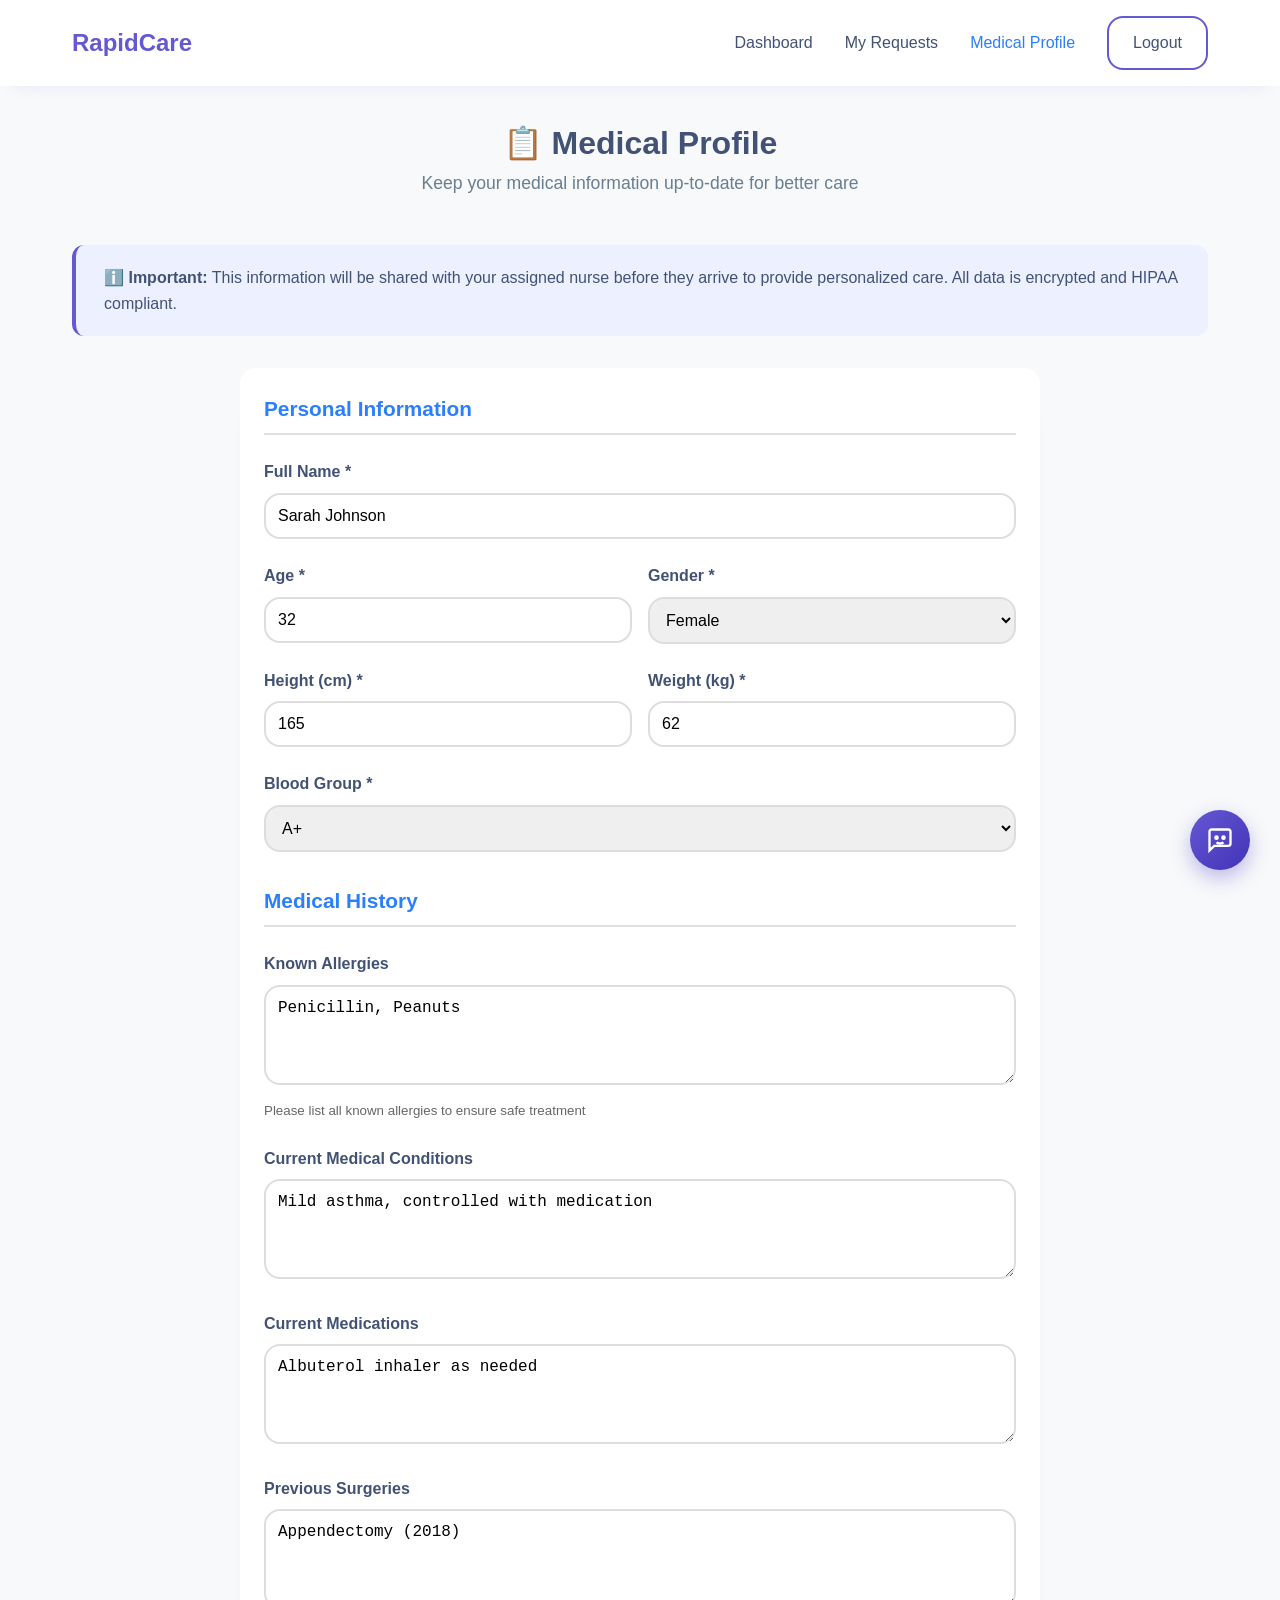
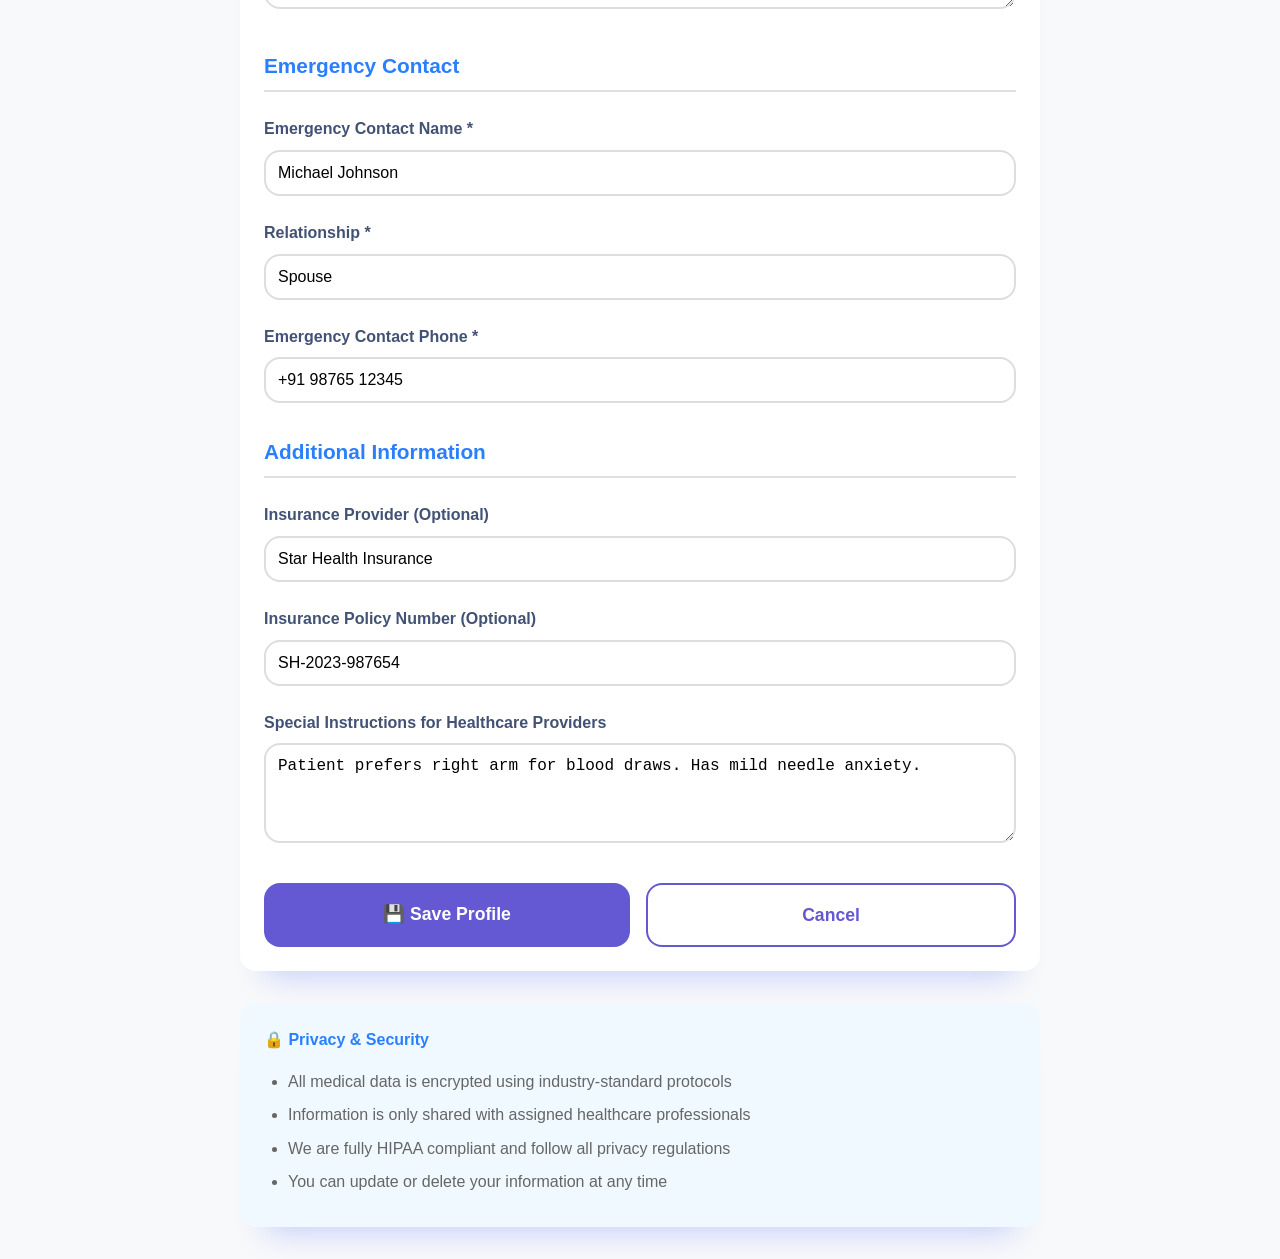
<file: profile.html>
<!doctype html>
<html lang="en">
  <head>
    <meta charset="UTF-8" />
    <meta name="viewport" content="width=device-width, initial-scale=1.0" />
    <title>Medical Profile - RapidCare</title>
    <link rel="stylesheet" href="styles.css" />
  </head>
  <body>
    <!-- Navigation Bar -->
    <nav class="navbar">
      <div class="nav-container">
        <a href="index.html" class="logo">RapidCare</a>
        <ul class="nav-links">
          <li><a href="patient-dashboard.html">Dashboard</a></li>
          <li><a href="#">My Requests</a></li>
          <li>
            <a href="profile.html" style="color: #2a7fff">Medical Profile</a>
          </li>
          <li><a href="index.html" class="btn btn-outline">Logout</a></li>
        </ul>
      </div>
    </nav>

    <!-- Profile Container -->
    <div class="dashboard-container">
      <div class="section-header" style="text-align: center">
        <h1>📋 Medical Profile</h1>
        <p>Keep your medical information up-to-date for better care</p>
      </div>

      <div class="info-box">
        <p>
          <strong>ℹ️ Important:</strong> This information will be shared with
          your assigned nurse before they arrive to provide personalized care.
          All data is encrypted and HIPAA compliant.
        </p>
      </div>

      <div class="card" style="max-width: 800px; margin: 2rem auto">
        <form id="profileForm">
          <!-- Personal Information Section -->
          <h3
            style="
              margin-bottom: 1.5rem;
              color: #2a7fff;
              border-bottom: 2px solid #e0e0e0;
              padding-bottom: 0.5rem;
            "
          >
            Personal Information
          </h3>

          <div class="form-group">
            <label>Full Name *</label>
            <input
              type="text"
              class="form-control"
              name="fullName"
              value="Sarah Johnson"
              required
            />
          </div>

          <div style="display: grid; grid-template-columns: 1fr 1fr; gap: 1rem">
            <div class="form-group">
              <label>Age *</label>
              <input
                type="number"
                class="form-control"
                name="age"
                value="32"
                required
              />
            </div>

            <div class="form-group">
              <label>Gender *</label>
              <select class="form-control" name="gender" required>
                <option value="">Select Gender</option>
                <option value="female" selected>Female</option>
                <option value="male">Male</option>
                <option value="other">Other</option>
              </select>
            </div>
          </div>

          <div style="display: grid; grid-template-columns: 1fr 1fr; gap: 1rem">
            <div class="form-group">
              <label>Height (cm) *</label>
              <input
                type="number"
                class="form-control"
                name="height"
                value="165"
                required
              />
            </div>

            <div class="form-group">
              <label>Weight (kg) *</label>
              <input
                type="number"
                class="form-control"
                name="weight"
                value="62"
                required
              />
            </div>
          </div>

          <div class="form-group">
            <label>Blood Group *</label>
            <select class="form-control" name="bloodGroup" required>
              <option value="">Select Blood Group</option>
              <option value="A+" selected>A+</option>
              <option value="A-">A-</option>
              <option value="B+">B+</option>
              <option value="B-">B-</option>
              <option value="AB+">AB+</option>
              <option value="AB-">AB-</option>
              <option value="O+">O+</option>
              <option value="O-">O-</option>
            </select>
          </div>

          <!-- Medical History Section -->
          <h3
            style="
              margin: 2rem 0 1.5rem 0;
              color: #2a7fff;
              border-bottom: 2px solid #e0e0e0;
              padding-bottom: 0.5rem;
            "
          >
            Medical History
          </h3>

          <div class="form-group">
            <label>Known Allergies</label>
            <textarea
              class="form-control"
              name="allergies"
              placeholder="List any allergies (medications, food, environmental)"
            >
Penicillin, Peanuts</textarea
            >
            <small style="color: #666; display: block; margin-top: 0.5rem">
              Please list all known allergies to ensure safe treatment
            </small>
          </div>

          <div class="form-group">
            <label>Current Medical Conditions</label>
            <textarea
              class="form-control"
              name="conditions"
              placeholder="List any chronic conditions or ongoing health issues"
            >
Mild asthma, controlled with medication</textarea
            >
          </div>

          <div class="form-group">
            <label>Current Medications</label>
            <textarea
              class="form-control"
              name="medications"
              placeholder="List all medications you are currently taking"
            >
Albuterol inhaler as needed</textarea
            >
          </div>

          <div class="form-group">
            <label>Previous Surgeries</label>
            <textarea
              class="form-control"
              name="surgeries"
              placeholder="List any previous surgeries and dates"
            >
Appendectomy (2018)</textarea
            >
          </div>

          <!-- Emergency Contact Section -->
          <h3
            style="
              margin: 2rem 0 1.5rem 0;
              color: #2a7fff;
              border-bottom: 2px solid #e0e0e0;
              padding-bottom: 0.5rem;
            "
          >
            Emergency Contact
          </h3>

          <div class="form-group">
            <label>Emergency Contact Name *</label>
            <input
              type="text"
              class="form-control"
              name="emergencyName"
              value="Michael Johnson"
              required
            />
          </div>

          <div class="form-group">
            <label>Relationship *</label>
            <input
              type="text"
              class="form-control"
              name="relationship"
              value="Spouse"
              required
            />
          </div>

          <div class="form-group">
            <label>Emergency Contact Phone *</label>
            <input
              type="tel"
              class="form-control"
              name="emergencyPhone"
              value="+91 98765 12345"
              required
            />
          </div>

          <!-- Additional Information -->
          <h3
            style="
              margin: 2rem 0 1.5rem 0;
              color: #2a7fff;
              border-bottom: 2px solid #e0e0e0;
              padding-bottom: 0.5rem;
            "
          >
            Additional Information
          </h3>

          <div class="form-group">
            <label>Insurance Provider (Optional)</label>
            <input
              type="text"
              class="form-control"
              name="insurance"
              placeholder="Enter insurance provider name"
              value="Star Health Insurance"
            />
          </div>

          <div class="form-group">
            <label>Insurance Policy Number (Optional)</label>
            <input
              type="text"
              class="form-control"
              name="policyNumber"
              placeholder="Enter policy number"
              value="SH-2023-987654"
            />
          </div>

          <div class="form-group">
            <label>Special Instructions for Healthcare Providers</label>
            <textarea
              class="form-control"
              name="instructions"
              placeholder="Any special instructions or information nurses should know"
            >
Patient prefers right arm for blood draws. Has mild needle anxiety.</textarea
            >
          </div>

          <!-- Submit Button -->
          <div style="margin-top: 2rem; display: flex; gap: 1rem">
            <button
              type="submit"
              class="btn btn-primary btn-large"
              style="flex: 1"
            >
              💾 Save Profile
            </button>
            <a
              href="patient-dashboard.html"
              class="btn btn-outline btn-large"
              style="flex: 1; text-align: center; padding-top: 1rem"
            >
              Cancel
            </a>
          </div>
        </form>
      </div>

      <!-- Privacy Notice -->
      <div
        class="card"
        style="max-width: 800px; margin: 2rem auto; background: #f0f9ff"
      >
        <h4 style="margin-bottom: 1rem; color: #2a7fff">
          🔒 Privacy & Security
        </h4>
        <ul style="padding-left: 1.5rem; color: #666; margin: 0">
          <li style="margin-bottom: 0.5rem">
            All medical data is encrypted using industry-standard protocols
          </li>
          <li style="margin-bottom: 0.5rem">
            Information is only shared with assigned healthcare professionals
          </li>
          <li style="margin-bottom: 0.5rem">
            We are fully HIPAA compliant and follow all privacy regulations
          </li>
          <li style="margin-bottom: 0.5rem">
            You can update or delete your information at any time
          </li>
        </ul>
      </div>
    </div>

    <!-- Floating AI Chat Button -->
    <div class="floating-ai-chat" onclick="openAIChat()">
      <svg
        width="28"
        height="28"
        viewBox="0 0 24 24"
        fill="none"
        stroke="currentColor"
        stroke-width="2"
      >
        <path
          d="M21 15a2 2 0 0 1-2 2H7l-4 4V5a2 2 0 0 1 2-2h14a2 2 0 0 1 2 2z"
        />
        <circle cx="9" cy="10" r="1" fill="currentColor" />
        <circle cx="15" cy="10" r="1" fill="currentColor" />
        <path d="M9 14s1 1 3 1 3-1 3-1" />
      </svg>
    </div>

    <script src="script.js"></script>
    <script>
      // Handle form submission
      document
        .getElementById("profileForm")
        .addEventListener("submit", function (e) {
          e.preventDefault();

          // Show success message
          alert(
            "✅ Medical Profile Updated Successfully!\n\nYour information has been saved securely and will be available to your healthcare providers when needed.",
          );

          // Redirect to dashboard
          setTimeout(function () {
            window.location.href = "patient-dashboard.html";
          }, 500);
        });

      function openAIChat() {
        alert(
          '🤖 AI Health Assistant\n\n"Hello! I\'m your AI health assistant. How can I help you today?\n\n• Book diagnostic tests\n• Understand test results\n• Get health recommendations\n• Find nearby nurses\n• Answer medical questions"\n\n(AI Chat feature coming soon!)',
        );
      }
    </script>
  </body>
</html>
</file>
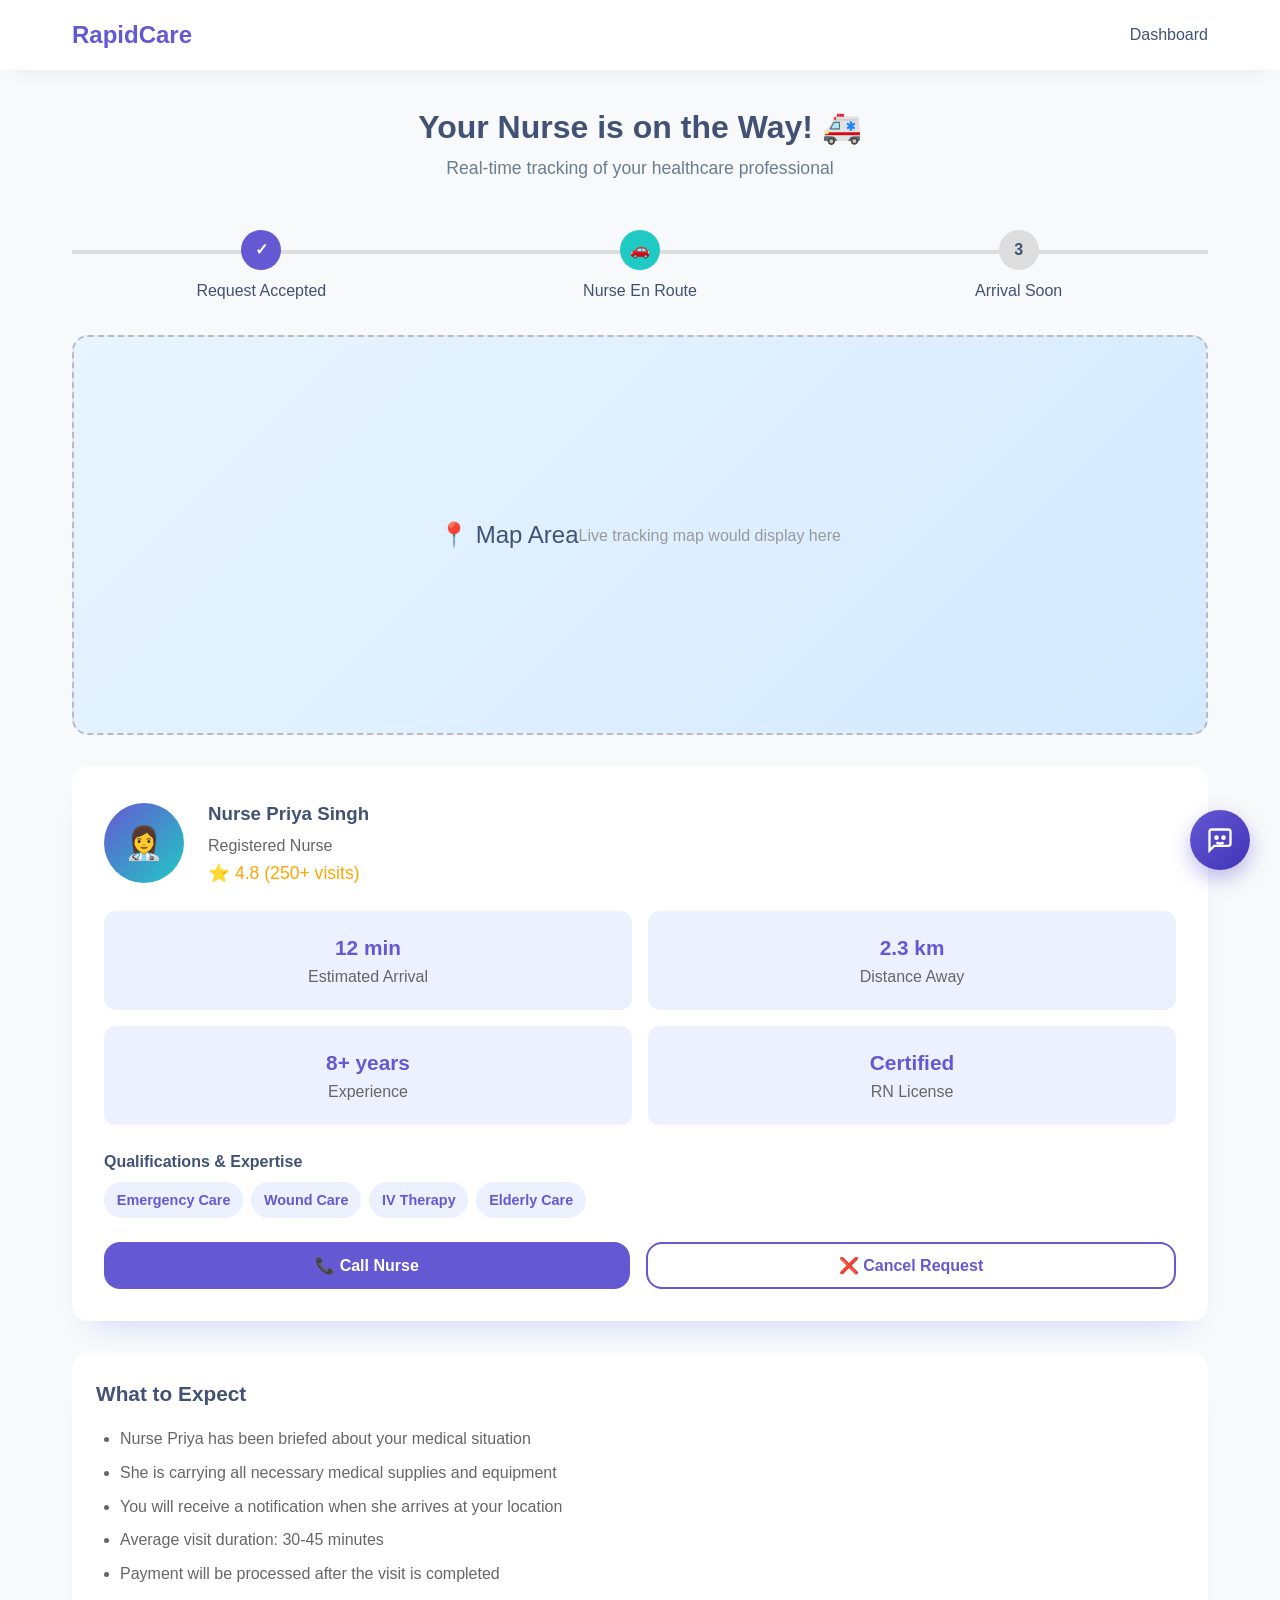
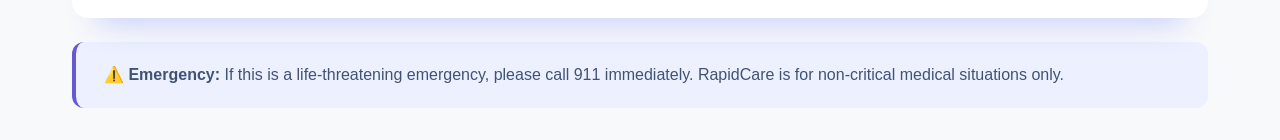
<file: tracking.html>
<!doctype html>
<html lang="en">
  <head>
    <meta charset="UTF-8" />
    <meta name="viewport" content="width=device-width, initial-scale=1.0" />
    <title>Track Your Nurse - RapidCare</title>
    <link rel="stylesheet" href="styles.css" />
  </head>
  <body>
    <!-- Navigation Bar -->
    <nav class="navbar">
      <div class="nav-container">
        <a href="index.html" class="logo">RapidCare</a>
        <ul class="nav-links">
          <li><a href="patient-dashboard.html">Dashboard</a></li>
        </ul>
      </div>
    </nav>

    <!-- Tracking Container -->
    <div class="dashboard-container">
      <div class="section-header" style="text-align: center">
        <h1>Your Nurse is on the Way! 🚑</h1>
        <p>Real-time tracking of your healthcare professional</p>
      </div>

      <!-- Progress Indicator -->
      <div class="progress-indicator">
        <div class="progress-step completed">
          <div class="progress-circle">✓</div>
          <p>Request Accepted</p>
        </div>
        <div class="progress-step active">
          <div class="progress-circle">🚗</div>
          <p>Nurse En Route</p>
        </div>
        <div class="progress-step">
          <div class="progress-circle">3</div>
          <p>Arrival Soon</p>
        </div>
      </div>

      <!-- Map Placeholder -->
      <div class="map-placeholder">
        📍 Map Area
        <br />
        <span style="font-size: 1rem; color: #999"
          >Live tracking map would display here</span
        >
      </div>

      <!-- Nurse Information Card -->
      <div class="nurse-info">
        <div class="nurse-header">
          <div class="nurse-avatar">👩‍⚕️</div>
          <div class="nurse-details">
            <h3>Nurse Priya Singh</h3>
            <p style="color: #666; margin: 0">Registered Nurse</p>
            <div class="nurse-rating">⭐ 4.8 (250+ visits)</div>
          </div>
        </div>

        <div class="nurse-stats">
          <div class="stat-item">
            <strong>12 min</strong>
            <p style="color: #666; margin: 0">Estimated Arrival</p>
          </div>
          <div class="stat-item">
            <strong>2.3 km</strong>
            <p style="color: #666; margin: 0">Distance Away</p>
          </div>
          <div class="stat-item">
            <strong>8+ years</strong>
            <p style="color: #666; margin: 0">Experience</p>
          </div>
          <div class="stat-item">
            <strong>Certified</strong>
            <p style="color: #666; margin: 0">RN License</p>
          </div>
        </div>

        <!-- Qualifications -->
        <div style="margin-bottom: 1.5rem">
          <h4 style="margin-bottom: 0.5rem">Qualifications & Expertise</h4>
          <div style="display: flex; flex-wrap: wrap; gap: 0.5rem">
            <span class="badge badge-info">Emergency Care</span>
            <span class="badge badge-info">Wound Care</span>
            <span class="badge badge-info">IV Therapy</span>
            <span class="badge badge-info">Elderly Care</span>
          </div>
        </div>

        <!-- Action Buttons -->
        <div style="display: flex; gap: 1rem">
          <button class="btn btn-primary" style="flex: 1" onclick="callNurse()">
            📞 Call Nurse
          </button>
          <button
            class="btn btn-outline"
            style="flex: 1"
            onclick="cancelRequest()"
          >
            ❌ Cancel Request
          </button>
        </div>
      </div>

      <!-- Additional Information -->
      <div class="card">
        <h3 style="margin-bottom: 1rem">What to Expect</h3>
        <ul style="padding-left: 1.5rem; color: #666">
          <li style="margin-bottom: 0.5rem">
            Nurse Priya has been briefed about your medical situation
          </li>
          <li style="margin-bottom: 0.5rem">
            She is carrying all necessary medical supplies and equipment
          </li>
          <li style="margin-bottom: 0.5rem">
            You will receive a notification when she arrives at your location
          </li>
          <li style="margin-bottom: 0.5rem">
            Average visit duration: 30-45 minutes
          </li>
          <li style="margin-bottom: 0.5rem">
            Payment will be processed after the visit is completed
          </li>
        </ul>
      </div>

      <!-- Emergency Contact Box -->
      <div class="info-box">
        <p>
          <strong>⚠️ Emergency:</strong> If this is a life-threatening
          emergency, please call 911 immediately. RapidCare is for non-critical
          medical situations only.
        </p>
      </div>
    </div>

    <!-- Floating AI Chat Button -->
    <div class="floating-ai-chat" onclick="openAIChat()">
      <svg
        width="28"
        height="28"
        viewBox="0 0 24 24"
        fill="none"
        stroke="currentColor"
        stroke-width="2"
      >
        <path
          d="M21 15a2 2 0 0 1-2 2H7l-4 4V5a2 2 0 0 1 2-2h14a2 2 0 0 1 2 2z"
        />
        <circle cx="9" cy="10" r="1" fill="currentColor" />
        <circle cx="15" cy="10" r="1" fill="currentColor" />
        <path d="M9 14s1 1 3 1 3-1 3-1" />
      </svg>
    </div>

    <script src="script.js"></script>
    <script>
      // Simulate progress updates
      let currentStep = 2;

      function updateProgress() {
        if (currentStep < 3) {
          setTimeout(function () {
            currentStep++;
            const steps = document.querySelectorAll(".progress-step");
            if (steps[currentStep - 1]) {
              steps[currentStep - 1].classList.add("active");
              if (currentStep > 1) {
                steps[currentStep - 2].classList.remove("active");
                steps[currentStep - 2].classList.add("completed");
              }
            }

            // Update ETA
            const etaElement = document.querySelector(".stat-item strong");
            if (currentStep === 3) {
              etaElement.textContent = "2 min";
              document.querySelector(".section-header h1").textContent =
                "Nurse Arriving Soon! 🎉";
            }

            updateProgress();
          }, 5000);
        }
      }

      // Start progress simulation
      updateProgress();

      // Call nurse function
      function callNurse() {
        alert(
          "Calling Nurse Priya Singh...\n\nPhone: +91 98765 43210\n\nNote: This is a demo. In production, this would initiate an actual call.",
        );
      }

      // Cancel request function
      function cancelRequest() {
        if (
          confirm(
            "Are you sure you want to cancel this request?\n\nA cancellation fee may apply if the nurse is already en route.",
          )
        ) {
          alert("Request cancelled. You will be redirected to the dashboard.");
          setTimeout(function () {
            window.location.href = "patient-dashboard.html";
          }, 1000);
        }
      }

      function openAIChat() {
        alert(
          '🤖 AI Health Assistant\n\n"Hello! I\'m your AI health assistant. How can I help you today?\n\n• Book diagnostic tests\n• Understand test results\n• Get health recommendations\n• Find nearby nurses\n• Answer medical questions"\n\n(AI Chat feature coming soon!)',
        );
      }
    </script>
  </body>
</html>
</file>
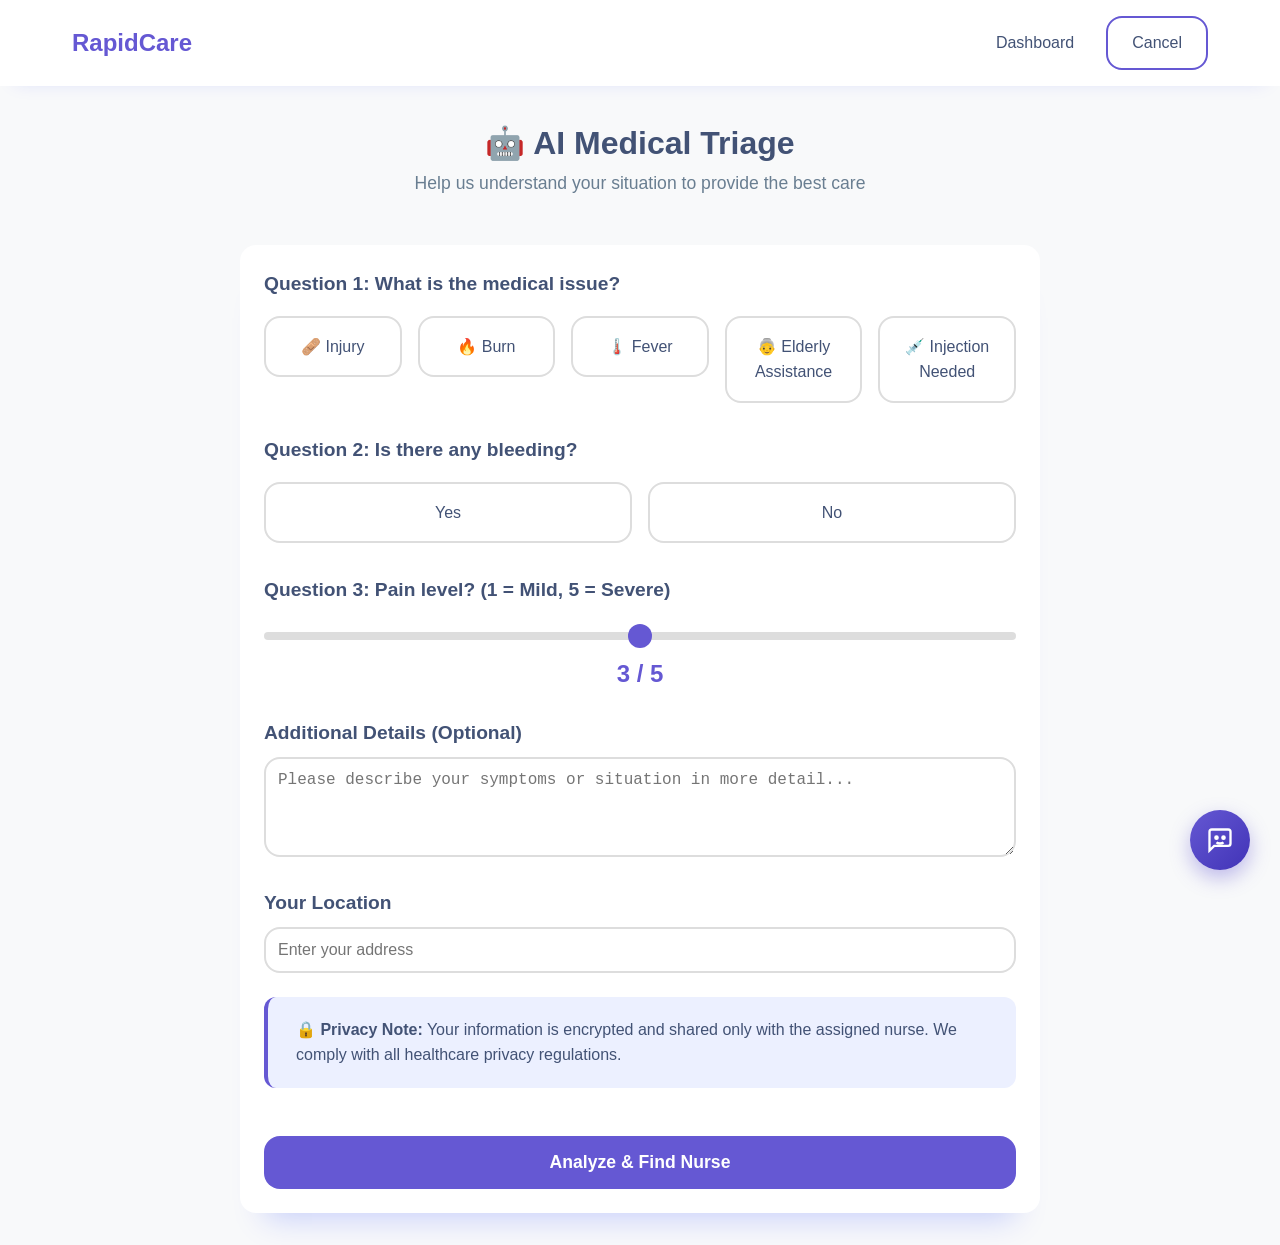
<file: triage.html>
<!doctype html>
<html lang="en">
  <head>
    <meta charset="UTF-8" />
    <meta name="viewport" content="width=device-width, initial-scale=1.0" />
    <title>AI Triage Assessment - RapidCare</title>
    <link rel="stylesheet" href="styles.css" />
  </head>
  <body>
    <!-- Navigation Bar -->
    <nav class="navbar">
      <div class="nav-container">
        <a href="index.html" class="logo">RapidCare</a>
        <ul class="nav-links">
          <li><a href="patient-dashboard.html">Dashboard</a></li>
          <li><a href="index.html" class="btn btn-outline">Cancel</a></li>
        </ul>
      </div>
    </nav>

    <!-- Triage Container -->
    <div class="dashboard-container">
      <div class="section-header" style="text-align: center">
        <h1>🤖 AI Medical Triage</h1>
        <p>Help us understand your situation to provide the best care</p>
      </div>

      <div class="card" style="max-width: 800px; margin: 2rem auto">
        <form id="triageForm">
          <!-- Question 1: Medical Issue -->
          <div class="form-group">
            <label style="font-size: 1.2rem; margin-bottom: 1rem">
              Question 1: What is the medical issue?
            </label>
            <div class="radio-group">
              <div class="radio-option">
                <input
                  type="radio"
                  id="injury"
                  name="issue"
                  value="injury"
                  required
                />
                <label for="injury">🩹 Injury</label>
              </div>
              <div class="radio-option">
                <input type="radio" id="burn" name="issue" value="burn" />
                <label for="burn">🔥 Burn</label>
              </div>
              <div class="radio-option">
                <input type="radio" id="fever" name="issue" value="fever" />
                <label for="fever">🌡️ Fever</label>
              </div>
              <div class="radio-option">
                <input type="radio" id="elderly" name="issue" value="elderly" />
                <label for="elderly">👵 Elderly Assistance</label>
              </div>
              <div class="radio-option">
                <input
                  type="radio"
                  id="injection"
                  name="issue"
                  value="injection"
                />
                <label for="injection">💉 Injection Needed</label>
              </div>
            </div>
          </div>

          <!-- Question 2: Bleeding -->
          <div class="form-group">
            <label style="font-size: 1.2rem; margin-bottom: 1rem">
              Question 2: Is there any bleeding?
            </label>
            <div class="radio-group">
              <div class="radio-option">
                <input
                  type="radio"
                  id="bleeding-yes"
                  name="bleeding"
                  value="yes"
                  required
                />
                <label for="bleeding-yes">Yes</label>
              </div>
              <div class="radio-option">
                <input
                  type="radio"
                  id="bleeding-no"
                  name="bleeding"
                  value="no"
                />
                <label for="bleeding-no">No</label>
              </div>
            </div>
          </div>

          <!-- Question 3: Pain Level -->
          <div class="form-group">
            <label style="font-size: 1.2rem; margin-bottom: 1rem">
              Question 3: Pain level? (1 = Mild, 5 = Severe)
            </label>
            <div class="range-slider">
              <input
                type="range"
                id="painLevel"
                name="painLevel"
                min="1"
                max="5"
                value="3"
                oninput="updatePainValue(this.value)"
              />
              <div class="range-value" id="painValue">3 / 5</div>
            </div>
          </div>

          <!-- Additional Details -->
          <div class="form-group">
            <label style="font-size: 1.2rem">
              Additional Details (Optional)
            </label>
            <textarea
              class="form-control"
              name="details"
              placeholder="Please describe your symptoms or situation in more detail..."
            ></textarea>
          </div>

          <!-- Location -->
          <div class="form-group">
            <label style="font-size: 1.2rem"> Your Location </label>
            <input
              type="text"
              class="form-control"
              name="location"
              placeholder="Enter your address"
              required
            />
          </div>

          <!-- Info Box -->
          <div class="info-box">
            <p>
              <strong>🔒 Privacy Note:</strong> Your information is encrypted
              and shared only with the assigned nurse. We comply with all
              healthcare privacy regulations.
            </p>
          </div>

          <!-- Submit Button -->
          <button
            type="submit"
            class="btn btn-primary btn-large"
            style="width: 100%; margin-top: 1.5rem"
          >
            Analyze & Find Nurse
          </button>
        </form>
      </div>
    </div>

    <!-- Loading Overlay -->
    <div class="loading-overlay" id="loadingOverlay">
      <div class="loading-content">
        <div class="spinner"></div>
        <h2>Analyzing Your Request...</h2>
        <p>AI is evaluating urgency and finding the nearest qualified nurse</p>
      </div>
    </div>

    <!-- Floating AI Chat Button -->
    <div class="floating-ai-chat" onclick="openAIChat()">
      <svg
        width="28"
        height="28"
        viewBox="0 0 24 24"
        fill="none"
        stroke="currentColor"
        stroke-width="2"
      >
        <path
          d="M21 15a2 2 0 0 1-2 2H7l-4 4V5a2 2 0 0 1 2-2h14a2 2 0 0 1 2 2z"
        />
        <circle cx="9" cy="10" r="1" fill="currentColor" />
        <circle cx="15" cy="10" r="1" fill="currentColor" />
        <path d="M9 14s1 1 3 1 3-1 3-1" />
      </svg>
    </div>

    <script src="script.js"></script>
    <script>
      // Update pain level value display
      function updatePainValue(value) {
        document.getElementById("painValue").textContent = value + " / 5";
      }

      // Handle form submission
      document
        .getElementById("triageForm")
        .addEventListener("submit", function (e) {
          e.preventDefault();

          // Show loading overlay
          document.getElementById("loadingOverlay").classList.add("active");

          // Simulate AI processing for 3 seconds
          setTimeout(function () {
            // Redirect to tracking page
            window.location.href = "tracking.html";
          }, 3000);
        });

      function openAIChat() {
        alert(
          '🤖 AI Health Assistant\n\n"Hello! I\'m your AI health assistant. How can I help you today?\n\n• Book diagnostic tests\n• Understand test results\n• Get health recommendations\n• Find nearby nurses\n• Answer medical questions"\n\n(AI Chat feature coming soon!)',
        );
      }
    </script>
  </body>
</html>
</file>
<file: styles.css>
/* RapidCare - Healthcare Platform Styles */

/* ===== CSS Reset & Base Styles ===== */
* {
  margin: 0;
  padding: 0;
  box-sizing: border-box;
}

:root {
  --primary-color: #6558d3;
  --primary-hover: #4133b7;
  --secondary-color: #1fcac5;
  --text-dark: #425275;
  --text-medium: #697e91;
  --text-light: #707a91;
  --bg-light: #ecf0ff;
  --bg-accent: #bed6fb;
  --white: #ffffff;
  --shadow-sm: 0 10px 20px -15px rgba(0, 38, 255, 0.15);
  --shadow-md: 0 20px 30px -20px rgba(0, 38, 255, 0.2);
  --shadow-lg: 0 30px 30px -25px rgba(0, 38, 255, 0.205);
  --border-radius: 16px;
  --transition: all 0.3s ease;
}

body {
  font-family: "Segoe UI", Tahoma, Geneva, Verdana, sans-serif;
  color: var(--text-dark);
  background-color: #f8f9fa;
  line-height: 1.6;
}

/* ===== Navigation Bar ===== */
.navbar {
  background: var(--white);
  box-shadow: var(--shadow-sm);
  padding: 1rem 0;
  position: sticky;
  top: 0;
  z-index: 1000;
}

.nav-container {
  max-width: 1200px;
  margin: 0 auto;
  padding: 0 2rem;
  display: flex;
  justify-content: space-between;
  align-items: center;
}

.logo {
  font-size: 1.5rem;
  font-weight: 700;
  color: var(--primary-color);
  text-decoration: none;
}

.nav-links {
  display: flex;
  list-style: none;
  gap: 2rem;
  align-items: center;
}

.nav-links a {
  text-decoration: none;
  color: var(--text-dark);
  font-weight: 500;
  transition: var(--transition);
}

.nav-links a:hover {
  color: var(--primary-color);
}

/* ===== Buttons ===== */
.btn {
  padding: 0.75rem 1.5rem;
  border: none;
  border-radius: var(--border-radius);
  font-size: 1rem;
  font-weight: 600;
  cursor: pointer;
  transition: var(--transition);
  text-decoration: none;
  display: inline-block;
}

.btn-primary {
  background: var(--primary-color);
  color: var(--white);
}

.btn-primary:hover {
  background: var(--primary-hover);
  transform: translateY(-2px);
  box-shadow: var(--shadow-md);
}

.btn-secondary {
  background: var(--secondary-color);
  color: var(--white);
}

.btn-secondary:hover {
  background: #18b3af;
  transform: translateY(-2px);
  box-shadow: var(--shadow-md);
}

.btn-outline {
  background: transparent;
  border: 2px solid var(--primary-color);
  color: var(--primary-color);
}

.btn-outline:hover {
  background: var(--primary-color);
  color: var(--white);
}

.btn-large {
  padding: 1rem 2rem;
  font-size: 1.1rem;
}

.btn-emergency {
  background: #ff4757;
  color: var(--white);
  font-size: 1.2rem;
  padding: 1.5rem 2rem;
  width: 100%;
}

.btn-emergency:hover {
  background: #e63946;
  transform: scale(1.02);
}

/* ===== Container & Layout ===== */
.container {
  max-width: 1200px;
  margin: 0 auto;
  padding: 0 2rem;
}

.section {
  padding: 4rem 0;
}

/* ===== Hero Section ===== */
.hero {
  background: linear-gradient(
    135deg,
    var(--primary-color) 0%,
    var(--primary-hover) 100%
  );
  color: var(--white);
  padding: 5rem 0;
  text-align: center;
}

.hero h1 {
  font-size: 3rem;
  margin-bottom: 1rem;
  font-weight: 700;
}

.hero p {
  font-size: 1.3rem;
  margin-bottom: 2rem;
  opacity: 0.95;
}

.hero-buttons {
  display: flex;
  gap: 1rem;
  justify-content: center;
}

/* ===== Cards ===== */
.card {
  background: var(--white);
  border-radius: var(--border-radius);
  padding: 1.5rem;
  box-shadow: var(--shadow-lg);
  transition: var(--transition);
}

.card:hover {
  box-shadow: var(--shadow-md);
  transform: translateY(-2px);
}

.card .inner {
  background-color: var(--bg-light);
  border-radius: 12px;
  padding: 1.5rem;
  position: relative;
}

.card-icon {
  font-size: 2.5rem;
  margin-bottom: 1rem;
}

.card h3 {
  font-size: 1.3rem;
  margin-bottom: 0.5rem;
  color: var(--text-dark);
}

.card p {
  color: var(--text-medium);
  line-height: 1.6;
}

.card strong {
  font-weight: 600;
  color: var(--text-dark);
}

/* ===== Grid Layouts ===== */
.grid-3 {
  display: grid;
  grid-template-columns: repeat(auto-fit, minmax(300px, 1fr));
  gap: 2rem;
}

.grid-2 {
  display: grid;
  grid-template-columns: repeat(auto-fit, minmax(400px, 1fr));
  gap: 2rem;
}

/* ===== Section Headers ===== */
.section-header {
  text-align: center;
  margin-bottom: 3rem;
}

.section-header h2 {
  font-size: 2.5rem;
  color: var(--text-dark);
  margin-bottom: 0.5rem;
}

.section-header p {
  font-size: 1.1rem;
  color: var(--text-medium);
}

/* ===== Footer ===== */
.footer {
  background: var(--text-dark);
  color: var(--white);
  padding: 3rem 0 1rem;
  margin-top: 4rem;
}

.footer-content {
  display: grid;
  grid-template-columns: repeat(auto-fit, minmax(200px, 1fr));
  gap: 2rem;
  margin-bottom: 2rem;
}

.footer h4 {
  margin-bottom: 1rem;
  color: var(--bg-accent);
}

.footer ul {
  list-style: none;
}

.footer a {
  color: #ddd;
  text-decoration: none;
  transition: var(--transition);
}

.footer a:hover {
  color: var(--secondary-color);
}

.footer-bottom {
  text-align: center;
  padding-top: 2rem;
  border-top: 1px solid #444;
  color: #999;
}

/* ===== Dashboard ===== */
.dashboard-container {
  max-width: 1200px;
  margin: 2rem auto;
  padding: 0 2rem;
}

.dashboard-grid {
  display: grid;
  grid-template-columns: repeat(auto-fit, minmax(300px, 1fr));
  gap: 1.5rem;
  margin-top: 2rem;
}

.quick-service-card {
  background: var(--white);
  border-radius: var(--border-radius);
  padding: 1.5rem;
  text-align: center;
  box-shadow: var(--shadow-sm);
  cursor: pointer;
  transition: var(--transition);
}

.quick-service-card:hover {
  box-shadow: var(--shadow-md);
  transform: translateY(-4px);
  border: 2px solid var(--primary-color);
}

/* ===== Form Styles ===== */
.form-group {
  margin-bottom: 1.5rem;
}

.form-group label {
  display: block;
  margin-bottom: 0.5rem;
  font-weight: 600;
  color: var(--text-dark);
}

.form-control {
  width: 100%;
  padding: 0.75rem;
  border: 2px solid #ddd;
  border-radius: var(--border-radius);
  font-size: 1rem;
  transition: var(--transition);
}

.form-control:focus {
  outline: none;
  border-color: var(--primary-color);
  box-shadow: 0 0 0 3px rgba(42, 127, 255, 0.1);
}

select.form-control {
  cursor: pointer;
}

textarea.form-control {
  resize: vertical;
  min-height: 100px;
}

/* ===== Radio & Checkbox ===== */
.radio-group {
  display: flex;
  gap: 1rem;
  flex-wrap: wrap;
}

.radio-option {
  flex: 1;
  min-width: 120px;
}

.radio-option input[type="radio"] {
  display: none;
}

.radio-option label {
  display: block;
  padding: 1rem;
  background: var(--white);
  border: 2px solid #ddd;
  border-radius: var(--border-radius);
  text-align: center;
  cursor: pointer;
  transition: var(--transition);
  font-weight: 500;
}

.radio-option input[type="radio"]:checked + label {
  background: var(--primary-color);
  color: var(--white);
  border-color: var(--primary-color);
}

.radio-option label:hover {
  border-color: var(--primary-color);
}

/* ===== Range Slider ===== */
.range-slider {
  width: 100%;
  margin: 1rem 0;
}

.range-slider input[type="range"] {
  width: 100%;
  height: 8px;
  border-radius: 5px;
  background: #ddd;
  outline: none;
  -webkit-appearance: none;
}

.range-slider input[type="range"]::-webkit-slider-thumb {
  -webkit-appearance: none;
  appearance: none;
  width: 24px;
  height: 24px;
  border-radius: 50%;
  background: var(--primary-color);
  cursor: pointer;
}

.range-slider input[type="range"]::-moz-range-thumb {
  width: 24px;
  height: 24px;
  border-radius: 50%;
  background: var(--primary-color);
  cursor: pointer;
  border: none;
}

.range-value {
  text-align: center;
  font-size: 1.5rem;
  font-weight: 700;
  color: var(--primary-color);
  margin-top: 0.5rem;
}

/* ===== Loading Animation ===== */
.loading-overlay {
  display: none;
  position: fixed;
  top: 0;
  left: 0;
  width: 100%;
  height: 100%;
  background: rgba(0, 0, 0, 0.8);
  z-index: 9999;
  justify-content: center;
  align-items: center;
}

.loading-overlay.active {
  display: flex;
}

.loading-content {
  text-align: center;
  color: var(--white);
}

.spinner {
  width: 60px;
  height: 60px;
  border: 6px solid rgba(255, 255, 255, 0.3);
  border-top-color: var(--secondary-color);
  border-radius: 50%;
  animation: spin 1s linear infinite;
  margin: 0 auto 1rem;
}

@keyframes spin {
  to {
    transform: rotate(360deg);
  }
}

/* ===== Progress Indicator ===== */
.progress-indicator {
  display: flex;
  justify-content: space-between;
  align-items: center;
  margin: 2rem 0;
  position: relative;
}

.progress-indicator::before {
  content: "";
  position: absolute;
  top: 20px;
  left: 0;
  width: 100%;
  height: 4px;
  background: #ddd;
  z-index: 0;
}

.progress-step {
  text-align: center;
  position: relative;
  flex: 1;
}

.progress-circle {
  width: 40px;
  height: 40px;
  background: #ddd;
  border-radius: 50%;
  display: flex;
  align-items: center;
  justify-content: center;
  margin: 0 auto 0.5rem;
  font-weight: 700;
  position: relative;
  z-index: 1;
}

.progress-step.active .progress-circle {
  background: var(--secondary-color);
  color: var(--white);
}

.progress-step.completed .progress-circle {
  background: var(--primary-color);
  color: var(--white);
}

/* ===== Map Placeholder ===== */
.map-placeholder {
  width: 100%;
  height: 400px;
  background: linear-gradient(135deg, #e8f4ff 0%, #d4eaff 100%);
  border-radius: var(--border-radius);
  display: flex;
  align-items: center;
  justify-content: center;
  font-size: 1.5rem;
  color: var(--text-gray);
  margin-bottom: 2rem;
  border: 2px dashed #bbb;
}

/* ===== Nurse Info Card ===== */
.nurse-info {
  background: var(--white);
  border-radius: var(--border-radius);
  padding: 2rem;
  box-shadow: var(--shadow-md);
  margin-bottom: 2rem;
}

.nurse-header {
  display: flex;
  align-items: center;
  margin-bottom: 1.5rem;
}

.nurse-avatar {
  width: 80px;
  height: 80px;
  background: linear-gradient(
    135deg,
    var(--primary-color),
    var(--secondary-color)
  );
  border-radius: 50%;
  display: flex;
  align-items: center;
  justify-content: center;
  font-size: 2rem;
  color: var(--white);
  margin-right: 1.5rem;
}

.nurse-details h3 {
  margin-bottom: 0.25rem;
}

.nurse-rating {
  color: #ffa502;
  font-size: 1.1rem;
}

.nurse-stats {
  display: grid;
  grid-template-columns: repeat(2, 1fr);
  gap: 1rem;
  margin-bottom: 1.5rem;
}

.stat-item {
  background: var(--bg-light);
  padding: 1.25rem;
  border-radius: 12px;
  text-align: center;
}

.stat-item strong {
  display: block;
  font-size: 1.3rem;
  color: var(--primary-color);
}

/* ===== Modal ===== */
.modal {
  display: none;
  position: fixed;
  top: 0;
  left: 0;
  width: 100%;
  height: 100%;
  background: rgba(0, 0, 0, 0.6);
  z-index: 9998;
  justify-content: center;
  align-items: center;
}

.modal.active {
  display: flex;
}

.modal-content {
  background: var(--white);
  border-radius: var(--border-radius);
  padding: 2rem;
  max-width: 500px;
  width: 90%;
  max-height: 80vh;
  overflow-y: auto;
  position: relative;
}

.modal-header {
  display: flex;
  justify-content: space-between;
  align-items: center;
  margin-bottom: 1.5rem;
}

.modal-close {
  background: none;
  border: none;
  font-size: 2rem;
  cursor: pointer;
  color: var(--text-gray);
  transition: var(--transition);
}

.modal-close:hover {
  color: var(--text-dark);
}

/* ===== Toggle Switch ===== */
.toggle-switch {
  display: flex;
  align-items: center;
  gap: 1rem;
}

.switch {
  position: relative;
  display: inline-block;
  width: 60px;
  height: 30px;
}

.switch input {
  opacity: 0;
  width: 0;
  height: 0;
}

.slider {
  position: absolute;
  cursor: pointer;
  top: 0;
  left: 0;
  right: 0;
  bottom: 0;
  background-color: #ccc;
  transition: var(--transition);
  border-radius: 30px;
}

.slider:before {
  position: absolute;
  content: "";
  height: 22px;
  width: 22px;
  left: 4px;
  bottom: 4px;
  background-color: white;
  transition: var(--transition);
  border-radius: 50%;
}

input:checked + .slider {
  background-color: var(--secondary-color);
}

input:checked + .slider:before {
  transform: translateX(30px);
}

/* ===== Request Cards ===== */
.request-card {
  background: var(--white);
  border-radius: var(--border-radius);
  padding: 1.5rem;
  box-shadow: var(--shadow-sm);
  margin-bottom: 1rem;
  border-left: 4px solid var(--primary-color);
}

.request-header {
  display: flex;
  justify-content: space-between;
  align-items: start;
  margin-bottom: 1rem;
}

.request-info p {
  margin: 0.25rem 0;
  color: var(--text-medium);
}

.distance-badge {
  background: var(--bg-accent);
  padding: 0.625rem 1rem;
  border-radius: 99em;
  font-weight: 600;
  color: var(--text-dark);
  font-size: 0.95rem;
}

.request-actions {
  display: flex;
  gap: 1rem;
  margin-top: 1rem;
}

/* ===== Badge ===== */
.badge {
  display: inline-block;
  padding: 0.4rem 0.8rem;
  border-radius: 20px;
  font-size: 0.9rem;
  font-weight: 600;
}

.badge-success {
  background: #d4f4dd;
  color: #1a7431;
}

.badge-warning {
  background: #fff3cd;
  color: #856404;
}

.badge-info {
  background: var(--bg-light);
  color: var(--primary-color);
}

/* ===== Info Box ===== */
.info-box {
  background: var(--bg-light);
  border-left: 4px solid var(--primary-color);
  padding: 1.25rem 1.75rem;
  border-radius: 12px;
  margin: 1.5rem 0;
}

.info-box p {
  margin: 0;
  color: var(--text-dark);
}

/* ===== Responsive Design ===== */
@media (max-width: 768px) {
  .nav-links {
    gap: 1rem;
    font-size: 0.9rem;
  }

  .hero h1 {
    font-size: 2rem;
  }

  .hero p {
    font-size: 1.1rem;
  }

  .hero-buttons {
    flex-direction: column;
  }

  .grid-3,
  .grid-2 {
    grid-template-columns: 1fr;
  }

  .section-header h2 {
    font-size: 2rem;
  }
}

/* ===== Status Tabs ===== */
.status-tabs {
  display: flex;
  gap: 1rem;
  margin-bottom: 2rem;
  border-bottom: 2px solid #e0e0e0;
}

.tab {
  padding: 1rem 1.5rem;
  background: none;
  border: none;
  font-weight: 600;
  font-size: 1rem;
  color: var(--text-medium);
  cursor: pointer;
  transition: var(--transition);
  border-bottom: 3px solid transparent;
  margin-bottom: -2px;
}

.tab:hover {
  color: var(--primary-color);
}

.tab.active {
  color: var(--primary-color);
  border-bottom-color: var(--primary-color);
}

/* ===== Timeline ===== */
.timeline-item {
  display: flex;
  gap: 1rem;
  padding: 1rem 0;
  position: relative;
}

.timeline-item:not(:last-child)::before {
  content: "";
  position: absolute;
  left: 10px;
  top: 40px;
  width: 2px;
  height: 100%;
  background: #e0e0e0;
}

.timeline-dot {
  width: 20px;
  height: 20px;
  border-radius: 50%;
  background: var(--secondary-color);
  flex-shrink: 0;
  margin-top: 0.25rem;
  position: relative;
  z-index: 1;
}

.timeline-content {
  flex: 1;
}

.timeline-time {
  font-size: 0.85rem;
  color: var(--text-light);
  margin-top: 0.25rem;
}

/* ===== Request Status Cards ===== */
.request-status {
  display: inline-block;
  padding: 0.5rem 1rem;
  border-radius: 99em;
  font-size: 0.9rem;
  font-weight: 600;
}

.status-pending {
  background: #fff3cd;
  color: #856404;
}

.status-accepted {
  background: var(--bg-light);
  color: var(--primary-color);
}

.status-in-progress {
  background: #d4f4dd;
  color: #1a7431;
}

.status-completed {
  background: var(--bg-accent);
  color: var(--text-dark);
}

.status-cancelled {
  background: #f8d7da;
  color: #721c24;
}

/* ===== Empty State ===== */
.empty-state {
  text-align: center;
  padding: 4rem 2rem;
  color: var(--text-medium);
}

.empty-state-icon {
  font-size: 4rem;
  margin-bottom: 1rem;
  opacity: 0.5;
}

.empty-state h3 {
  font-size: 1.5rem;
  color: var(--text-dark);
  margin-bottom: 0.5rem;
}

.empty-state p {
  margin-bottom: 1.5rem;
}

/* ===== Floating AI Chat Button ===== */
.floating-ai-chat {
  position: fixed;
  bottom: 30px;
  right: 30px;
  width: 60px;
  height: 60px;
  background: linear-gradient(
    135deg,
    var(--primary-color) 0%,
    var(--primary-hover) 100%
  );
  border-radius: 50%;
  display: flex;
  align-items: center;
  justify-content: center;
  color: var(--white);
  box-shadow: 0 8px 20px rgba(101, 88, 211, 0.4);
  cursor: pointer;
  transition: var(--transition);
  z-index: 9999;
  animation: pulse 2s infinite;
}

.floating-ai-chat:hover {
  transform: scale(1.1);
  box-shadow: 0 12px 28px rgba(101, 88, 211, 0.5);
}

.floating-ai-chat:active {
  transform: scale(0.95);
}

@keyframes pulse {
  0%,
  100% {
    box-shadow: 0 8px 20px rgba(101, 88, 211, 0.4);
  }
  50% {
    box-shadow:
      0 8px 20px rgba(101, 88, 211, 0.4),
      0 0 0 8px rgba(101, 88, 211, 0.1);
  }
}

/* ===== Floating Cart Button ===== */
.floating-cart {
  position: fixed;
  bottom: 105px;
  right: 30px;
  width: 60px;
  height: 60px;
  background: var(--secondary-color);
  border-radius: 50%;
  display: flex;
  align-items: center;
  justify-content: center;
  color: var(--white);
  font-size: 1.5rem;
  box-shadow: 0 8px 20px rgba(31, 202, 197, 0.4);
  cursor: pointer;
  transition: var(--transition);
  z-index: 9998;
}

.floating-cart:hover {
  transform: scale(1.1);
  box-shadow: 0 12px 28px rgba(31, 202, 197, 0.5);
}

.cart-count {
  position: absolute;
  top: -5px;
  right: -5px;
  background: #ff4757;
  color: white;
  width: 24px;
  height: 24px;
  border-radius: 50%;
  display: flex;
  align-items: center;
  justify-content: center;
  font-size: 0.75rem;
  font-weight: 700;
  border: 2px solid white;
}

/* ===== Slide In Animation ===== */
@keyframes slideIn {
  from {
    transform: translateX(400px);
    opacity: 0;
  }
  to {
    transform: translateX(0);
    opacity: 1;
  }
}

/* ===== AI Chat Window ===== */
.chat-window {
  position: fixed;
  bottom: 0;
  right: -400px;
  width: 400px;
  height: 600px;
  background: var(--white);
  box-shadow: -4px 0 20px rgba(0, 0, 0, 0.15);
  border-radius: 16px 16px 0 0;
  transition: right 0.3s ease;
  z-index: 10000;
  display: flex;
  flex-direction: column;
}

.chat-window.active {
  right: 0;
}

.chat-header {
  background: linear-gradient(
    135deg,
    var(--primary-color) 0%,
    var(--primary-hover) 100%
  );
  color: var(--white);
  padding: 1.25rem 1.5rem;
  border-radius: 16px 16px 0 0;
  display: flex;
  justify-content: space-between;
  align-items: center;
}

.chat-header h3 {
  margin: 0;
  font-size: 1.1rem;
  display: flex;
  align-items: center;
  gap: 0.5rem;
}

.chat-close {
  background: rgba(255, 255, 255, 0.2);
  border: none;
  color: white;
  width: 30px;
  height: 30px;
  border-radius: 50%;
  cursor: pointer;
  display: flex;
  align-items: center;
  justify-content: center;
  font-size: 1.2rem;
  transition: var(--transition);
}

.chat-close:hover {
  background: rgba(255, 255, 255, 0.3);
}

.chat-messages {
  flex: 1;
  padding: 1.5rem;
  overflow-y: auto;
  background: #f8f9fa;
}

.chat-message {
  margin-bottom: 1rem;
  display: flex;
  gap: 0.75rem;
}

.chat-message.user {
  flex-direction: row-reverse;
}

.message-avatar {
  width: 32px;
  height: 32px;
  border-radius: 50%;
  display: flex;
  align-items: center;
  justify-content: center;
  font-size: 1rem;
  flex-shrink: 0;
}

.message-avatar.bot {
  background: linear-gradient(
    135deg,
    var(--primary-color),
    var(--primary-hover)
  );
  color: white;
}

.message-avatar.user {
  background: var(--secondary-color);
  color: white;
}

.message-bubble {
  background: var(--white);
  padding: 0.75rem 1rem;
  border-radius: 12px;
  max-width: 75%;
  box-shadow: var(--shadow-sm);
}

.chat-message.user .message-bubble {
  background: var(--primary-color);
  color: white;
}

.message-time {
  font-size: 0.75rem;
  color: var(--text-light);
  margin-top: 0.25rem;
}

.chat-message.user .message-time {
  color: rgba(255, 255, 255, 0.8);
}

.chat-suggestions {
  display: flex;
  flex-wrap: wrap;
  gap: 0.5rem;
  margin-top: 0.5rem;
}

.suggestion-btn {
  background: var(--bg-light);
  border: 1px solid var(--primary-color);
  color: var(--primary-color);
  padding: 0.5rem 1rem;
  border-radius: 20px;
  font-size: 0.85rem;
  cursor: pointer;
  transition: var(--transition);
}

.suggestion-btn:hover {
  background: var(--primary-color);
  color: white;
}

.chat-input-area {
  padding: 1rem 1.5rem;
  background: var(--white);
  border-top: 1px solid #e0e0e0;
}

.chat-input-wrapper {
  display: flex;
  gap: 0.75rem;
}

.chat-input {
  flex: 1;
  padding: 0.75rem 1rem;
  border: 2px solid #e0e0e0;
  border-radius: 24px;
  font-size: 0.95rem;
  transition: var(--transition);
}

.chat-input:focus {
  outline: none;
  border-color: var(--primary-color);
}

.chat-send-btn {
  background: var(--primary-color);
  border: none;
  color: white;
  width: 40px;
  height: 40px;
  border-radius: 50%;
  cursor: pointer;
  display: flex;
  align-items: center;
  justify-content: center;
  transition: var(--transition);
}

.chat-send-btn:hover {
  background: var(--primary-hover);
  transform: scale(1.05);
}

.typing-indicator {
  display: flex;
  gap: 4px;
  padding: 0.75rem 1rem;
}

.typing-dot {
  width: 8px;
  height: 8px;
  background: var(--text-light);
  border-radius: 50%;
  animation: typing 1.4s infinite;
}

.typing-dot:nth-child(2) {
  animation-delay: 0.2s;
}

.typing-dot:nth-child(3) {
  animation-delay: 0.4s;
}

@keyframes typing {
  0%,
  60%,
  100% {
    transform: translateY(0);
    opacity: 0.5;
  }
  30% {
    transform: translateY(-10px);
    opacity: 1;
  }
}

/* ===== Health Metrics Cards ===== */
.metric-card {
  background: var(--white);
  border-radius: 16px;
  padding: 1.5rem;
  box-shadow: var(--shadow-lg);
  position: relative;
  overflow: hidden;
}

.metric-card::before {
  content: "";
  position: absolute;
  top: 0;
  left: 0;
  width: 4px;
  height: 100%;
  background: var(--primary-color);
}

.metric-header {
  display: flex;
  justify-content: space-between;
  align-items: start;
  margin-bottom: 1rem;
}

.metric-icon {
  width: 48px;
  height: 48px;
  border-radius: 12px;
  display: flex;
  align-items: center;
  justify-content: center;
  font-size: 1.5rem;
}

.metric-value {
  font-size: 2rem;
  font-weight: 700;
  color: var(--text-dark);
  line-height: 1;
}

.metric-unit {
  font-size: 0.9rem;
  color: var(--text-medium);
  margin-left: 0.25rem;
}

.metric-label {
  font-size: 0.95rem;
  color: var(--text-medium);
  margin-top: 0.5rem;
}

.metric-status {
  display: inline-block;
  padding: 0.25rem 0.75rem;
  border-radius: 12px;
  font-size: 0.85rem;
  font-weight: 600;
  margin-top: 0.5rem;
}

.status-normal {
  background: #d4f4dd;
  color: #1a7431;
}

.status-warning {
  background: #fff3cd;
  color: #856404;
}

.status-danger {
  background: #f8d7da;
  color: #721c24;
}

/* ===== Progress Bars ===== */
.progress-bar-container {
  margin-top: 1rem;
}

.progress-bar-label {
  display: flex;
  justify-content: space-between;
  margin-bottom: 0.5rem;
  font-size: 0.9rem;
  color: var(--text-medium);
}

.progress-bar {
  width: 100%;
  height: 8px;
  background: #e0e0e0;
  border-radius: 4px;
  overflow: hidden;
}

.progress-fill {
  height: 100%;
  background: linear-gradient(
    90deg,
    var(--primary-color),
    var(--secondary-color)
  );
  border-radius: 4px;
  transition: width 0.6s ease;
}

/* ===== Report Cards ===== */
.report-card {
  background: var(--white);
  border-radius: 16px;
  padding: 1.5rem;
  box-shadow: var(--shadow-lg);
  transition: var(--transition);
  cursor: pointer;
  border-left: 4px solid var(--primary-color);
}

.report-card:hover {
  transform: translateY(-2px);
  box-shadow: var(--shadow-md);
}

.report-header {
  display: flex;
  justify-content: space-between;
  align-items: start;
  margin-bottom: 1rem;
}

.report-icon {
  width: 48px;
  height: 48px;
  background: var(--bg-light);
  border-radius: 12px;
  display: flex;
  align-items: center;
  justify-content: center;
  font-size: 1.5rem;
}

.report-date {
  font-size: 0.85rem;
  color: var(--text-light);
}

.report-title {
  font-size: 1.1rem;
  font-weight: 600;
  color: var(--text-dark);
  margin-bottom: 0.5rem;
}

.report-details {
  display: flex;
  gap: 1rem;
  margin-top: 1rem;
  padding-top: 1rem;
  border-top: 1px solid #e0e0e0;
}

.report-detail-item {
  flex: 1;
}

.report-detail-label {
  font-size: 0.85rem;
  color: var(--text-light);
}

.report-detail-value {
  font-size: 1rem;
  font-weight: 600;
  color: var(--text-dark);
  margin-top: 0.25rem;
}

/* ===== History Timeline ===== */
.history-timeline-item {
  display: grid;
  grid-template-columns: 100px 4px 1fr;
  gap: 1.5rem;
  margin-bottom: 2rem;
  position: relative;
}

.history-timeline-item:last-child .timeline-connector {
  display: none;
}

.timeline-date-badge {
  border-radius: 12px;
  padding: 0.75rem;
  text-align: center;
  color: white;
  box-shadow: var(--shadow-md);
  height: fit-content;
}

.timeline-connector {
  width: 4px;
  background: #e0e0e0;
  border-radius: 2px;
  position: relative;
  min-height: 100%;
}

.timeline-connector.active {
  background: linear-gradient(180deg, var(--secondary-color) 0%, #e0e0e0 100%);
  animation: pulseGlow 2s infinite;
}

.timeline-connector.completed {
  background: var(--bg-accent);
}

.timeline-connector::before {
  content: "";
  position: absolute;
  top: 10px;
  left: 50%;
  transform: translateX(-50%);
  width: 12px;
  height: 12px;
  background: white;
  border: 3px solid currentColor;
  border-radius: 50%;
  color: inherit;
}

.timeline-connector.active::before {
  border-color: var(--secondary-color);
  background: var(--secondary-color);
  box-shadow: 0 0 12px rgba(31, 202, 197, 0.6);
}

.timeline-connector.completed::before {
  border-color: var(--primary-color);
  background: var(--primary-color);
}

@keyframes pulseGlow {
  0%,
  100% {
    opacity: 1;
  }
  50% {
    opacity: 0.7;
  }
}

.timeline-content-card {
  background: white;
  padding: 1.25rem;
  border-radius: 12px;
  border: 2px solid #e0e0e0;
  transition: var(--transition);
}

.timeline-content-card:hover {
  border-color: var(--primary-color);
  box-shadow: var(--shadow-md);
}

.timeline-content-card.completed {
  background: #fafbfc;
}

/* ===== Past Visits Section ===== */
.visit-card {
  background: var(--white);
  border-radius: 12px;
  padding: 1.25rem;
  border-left: 4px solid var(--secondary-color);
  margin-bottom: 1rem;
  transition: var(--transition);
}

.visit-card:hover {
  box-shadow: var(--shadow-md);
  transform: translateX(4px);
}

.visit-header {
  display: flex;
  justify-content: space-between;
  align-items: start;
  margin-bottom: 0.75rem;
}

.visit-patient-info {
  display: flex;
  align-items: center;
  gap: 1rem;
}

.visit-avatar {
  width: 48px;
  height: 48px;
  border-radius: 50%;
  background: linear-gradient(
    135deg,
    var(--primary-color),
    var(--secondary-color)
  );
  display: flex;
  align-items: center;
  justify-content: center;
  color: white;
  font-weight: 700;
  font-size: 1.1rem;
}

.visit-stats {
  display: grid;
  grid-template-columns: repeat(4, 1fr);
  gap: 0.75rem;
  margin-top: 1rem;
  padding-top: 1rem;
  border-top: 1px solid #e0e0e0;
}

.visit-stat {
  text-align: center;
}

.visit-stat-value {
  font-weight: 700;
  color: var(--primary-color);
  font-size: 1.1rem;
}

.visit-stat-label {
  font-size: 0.8rem;
  color: var(--text-light);
  margin-top: 0.25rem;
}
</file>
